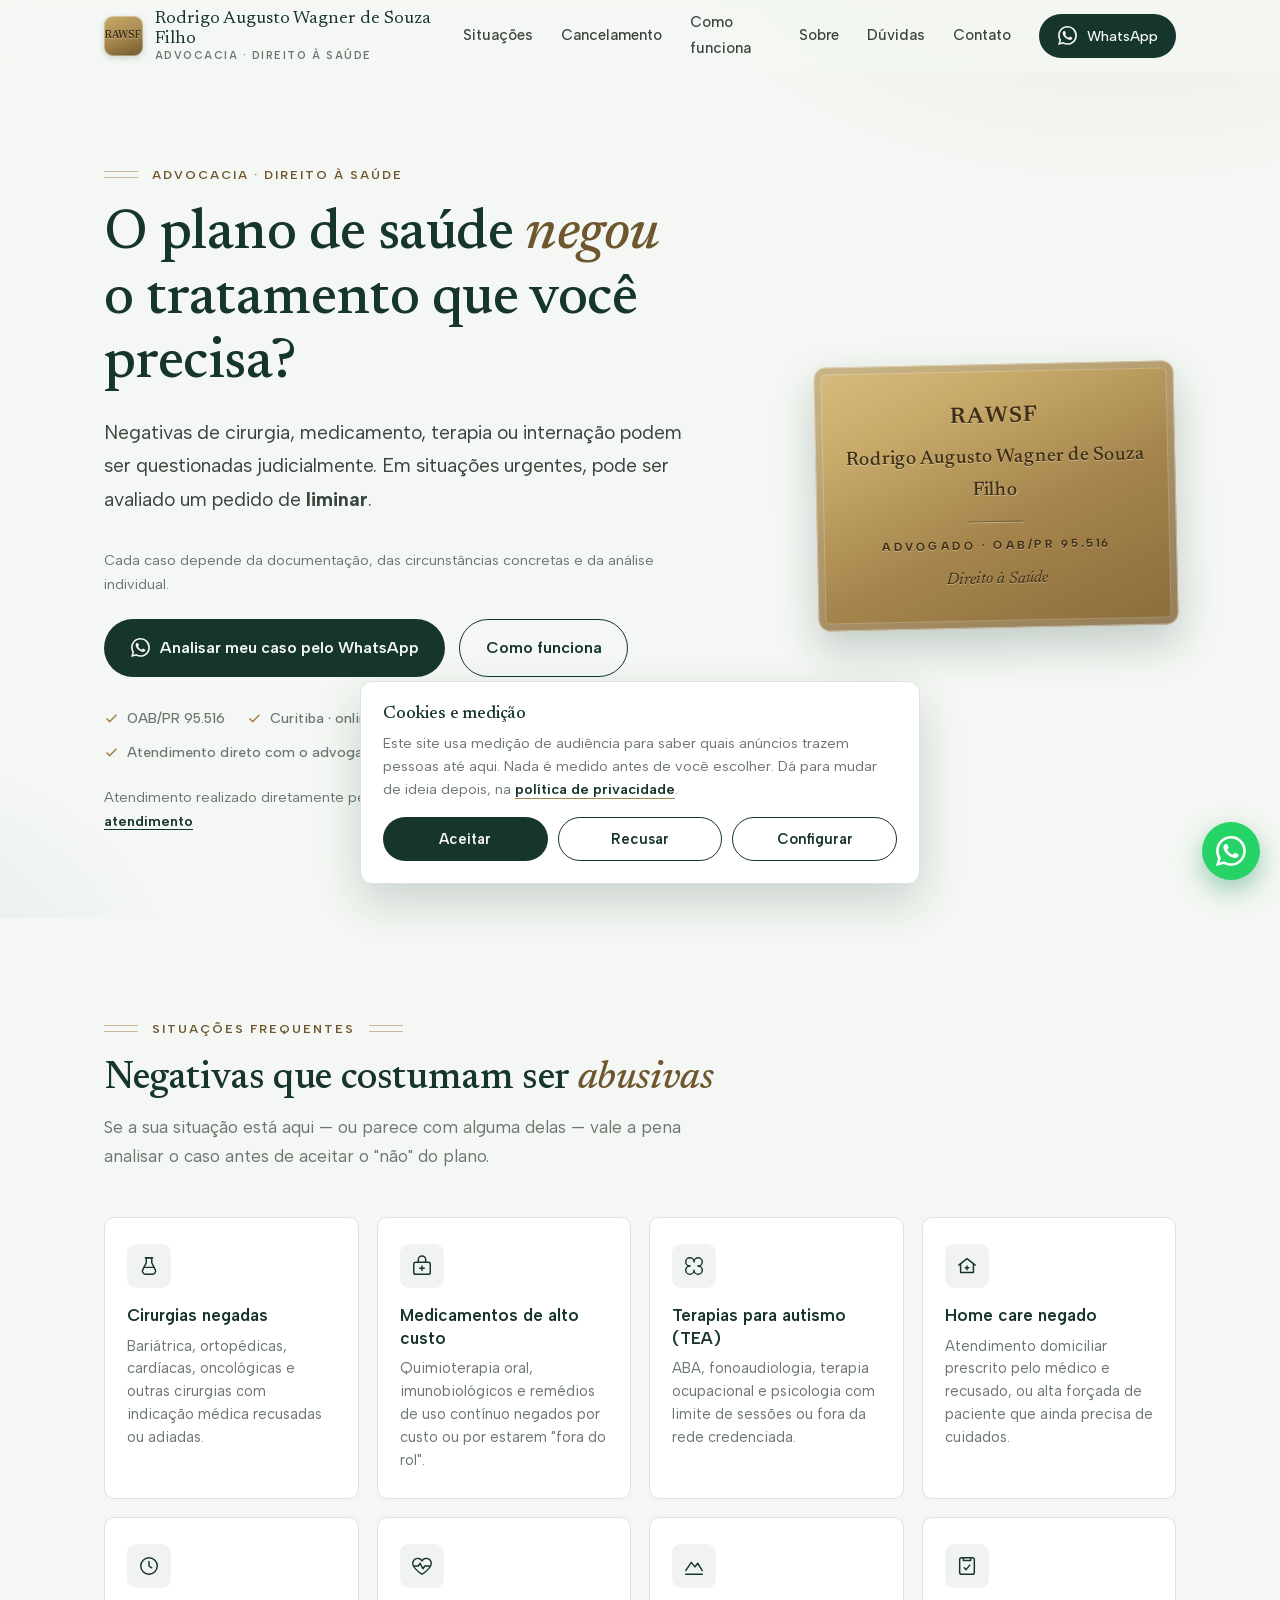
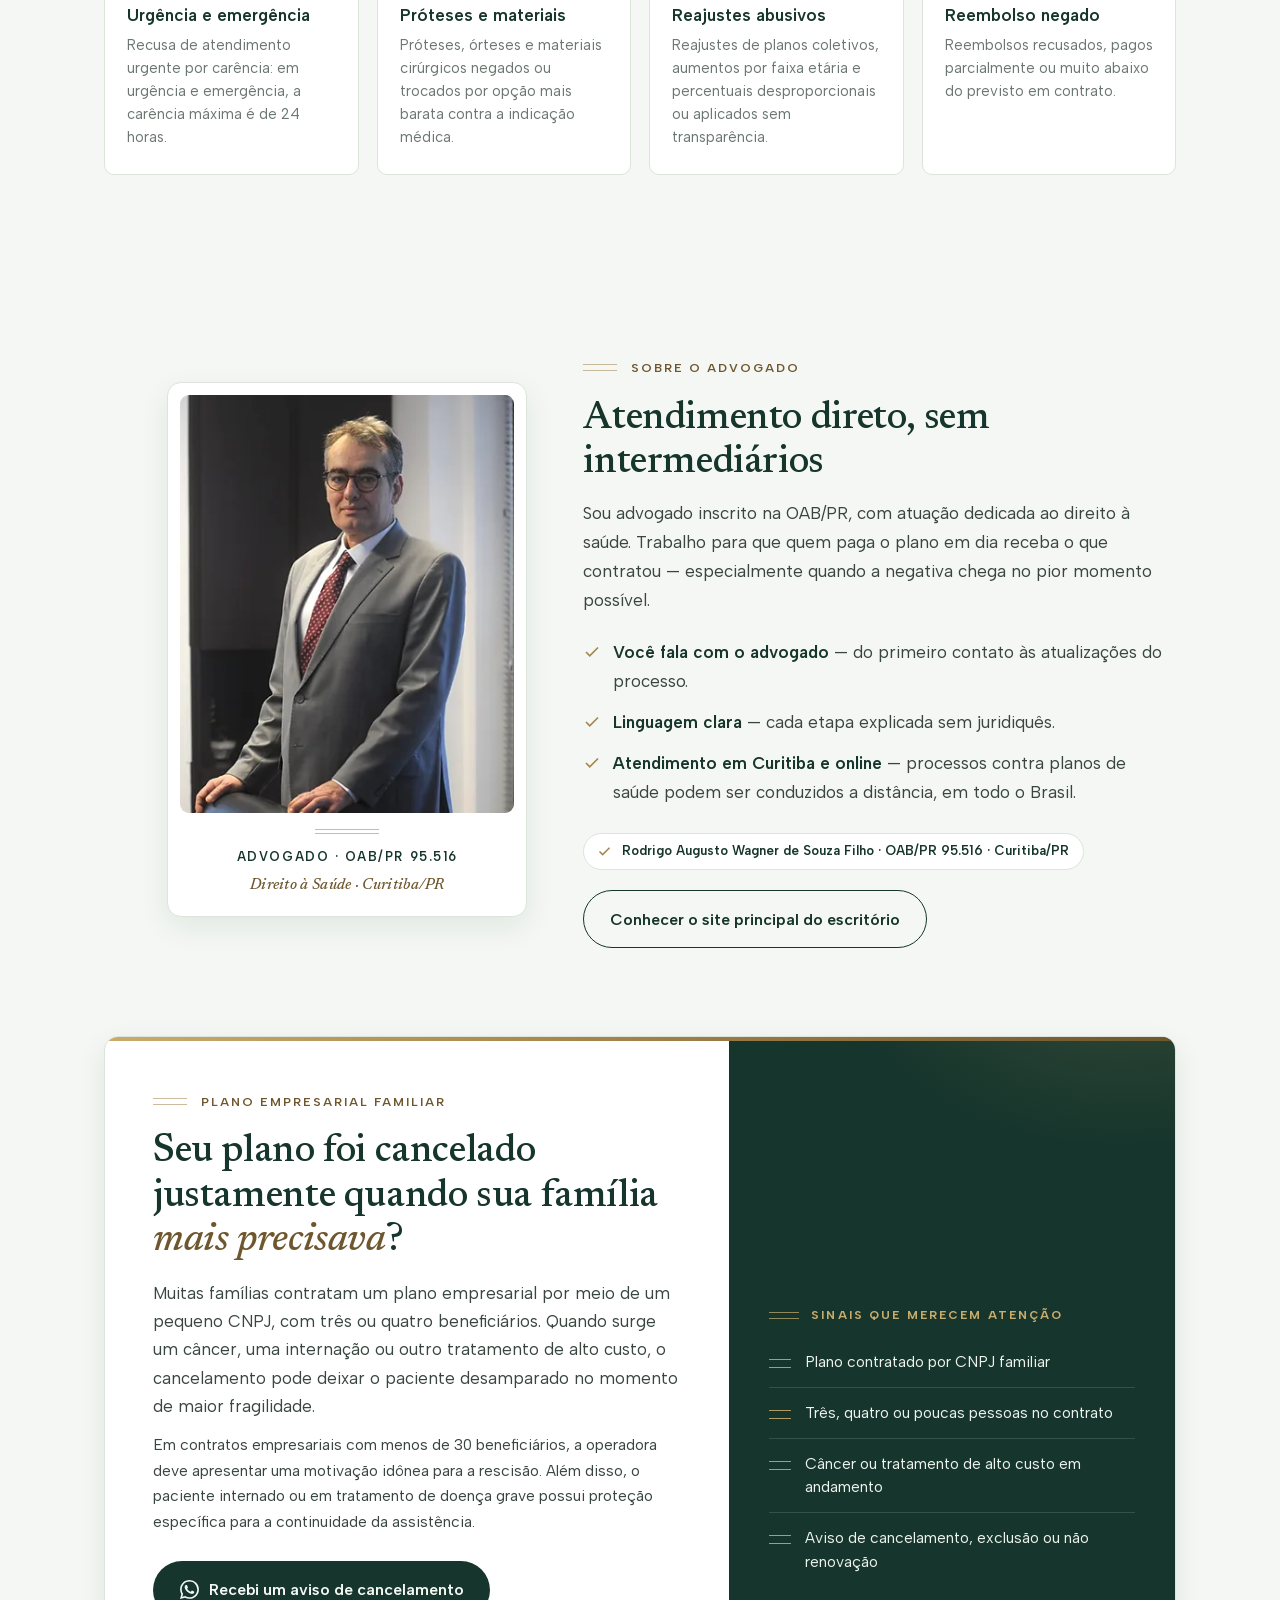
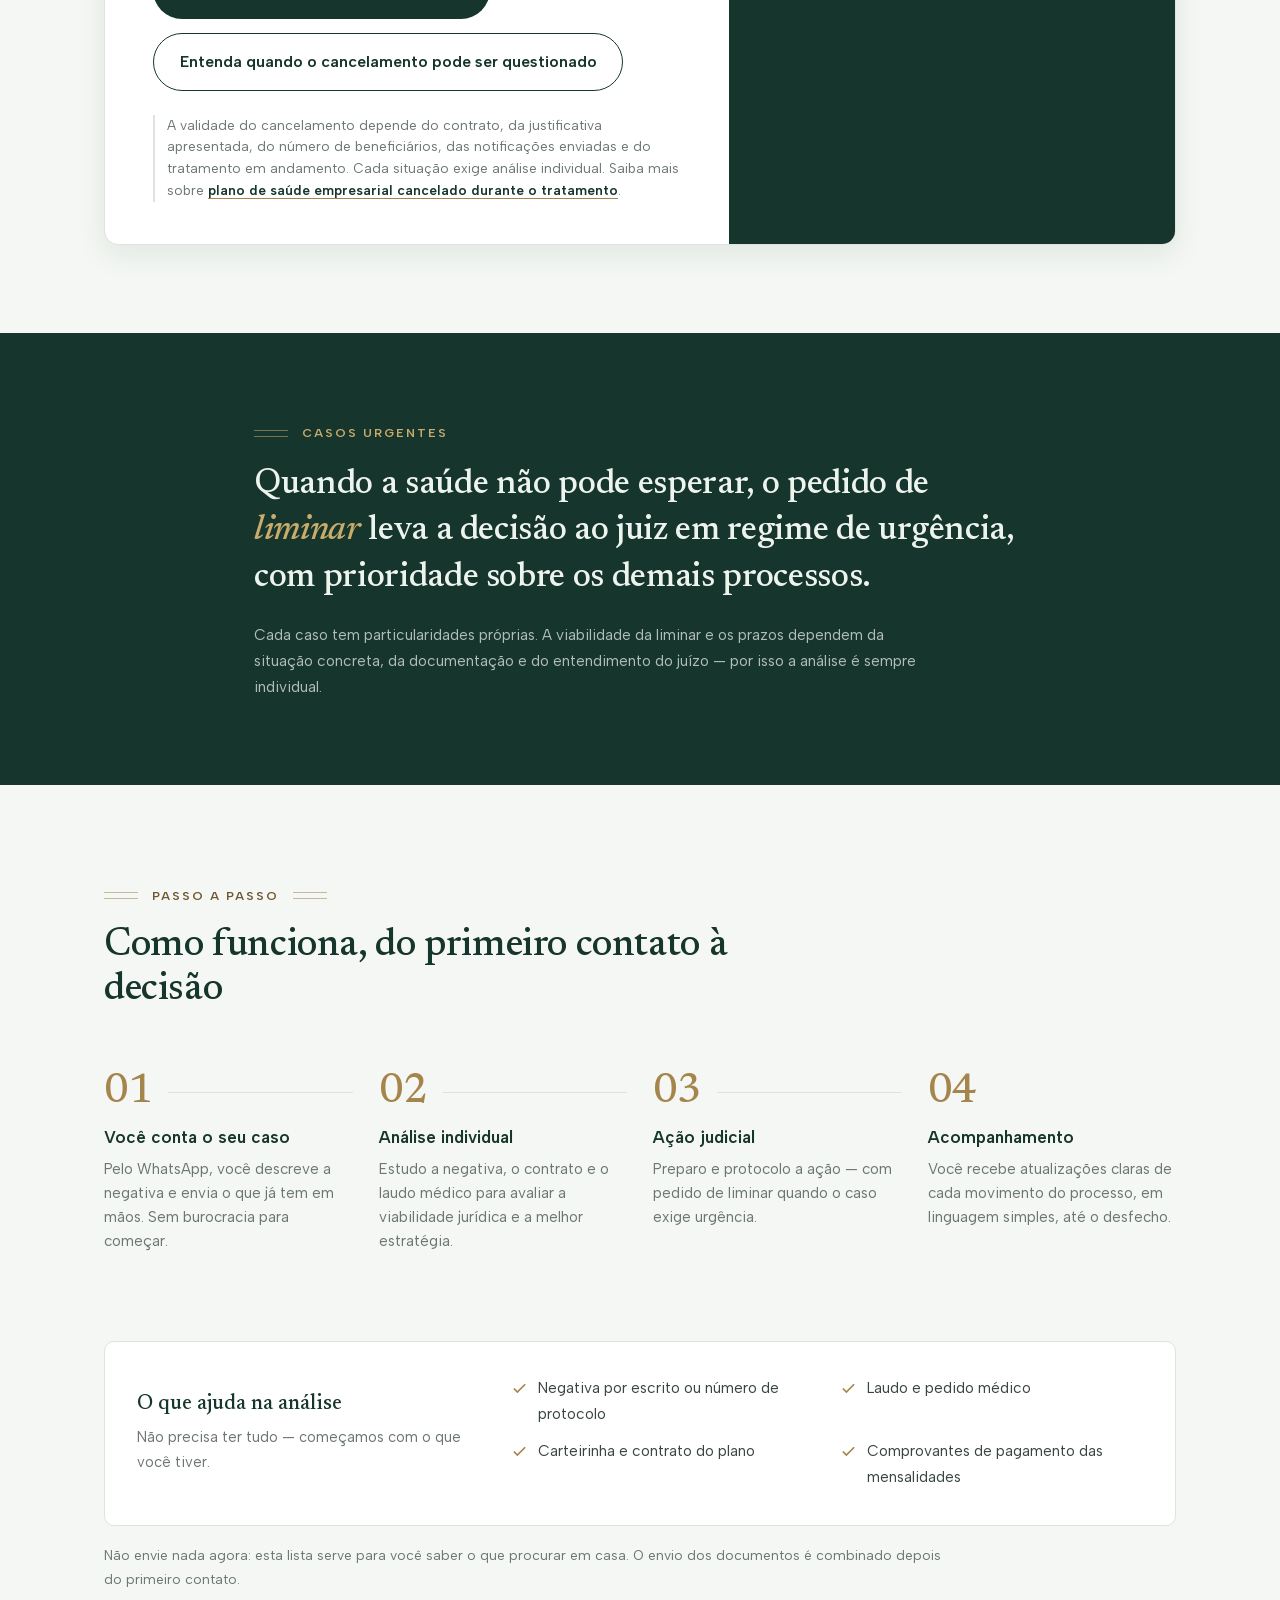
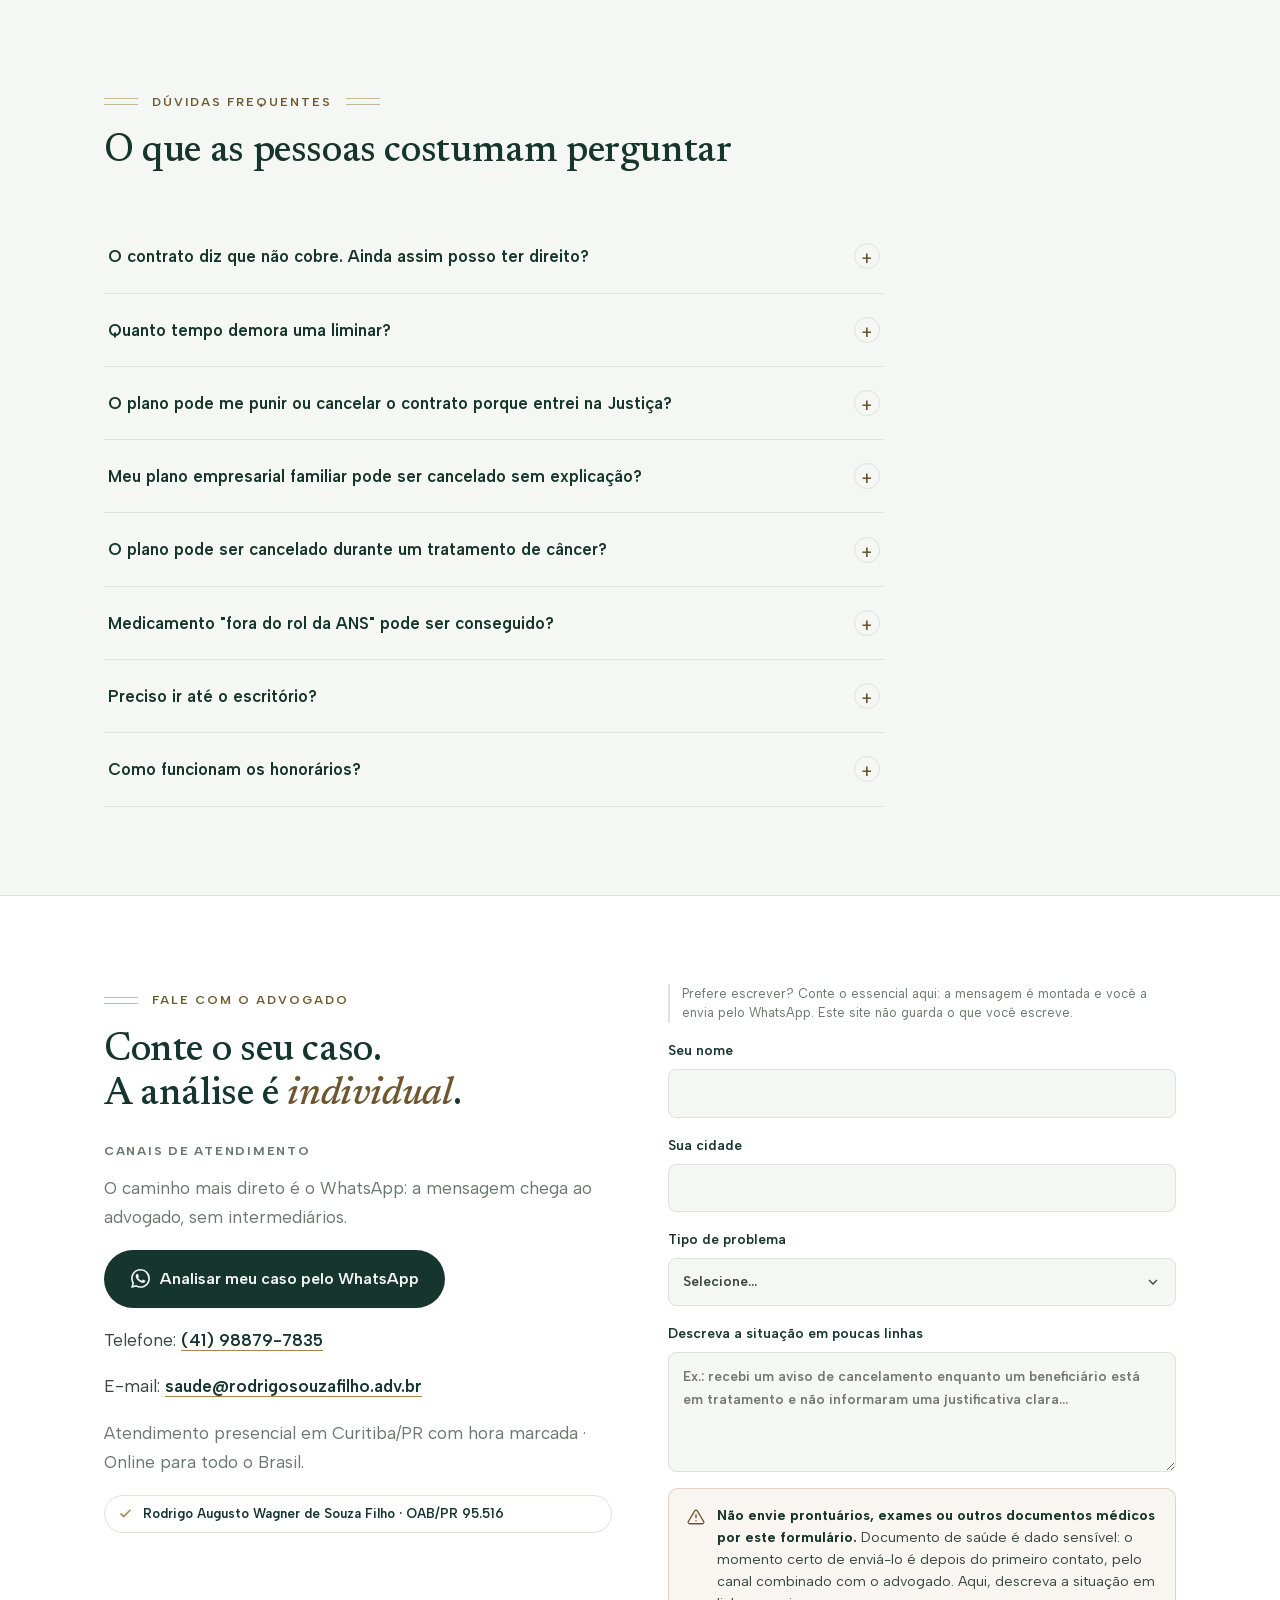
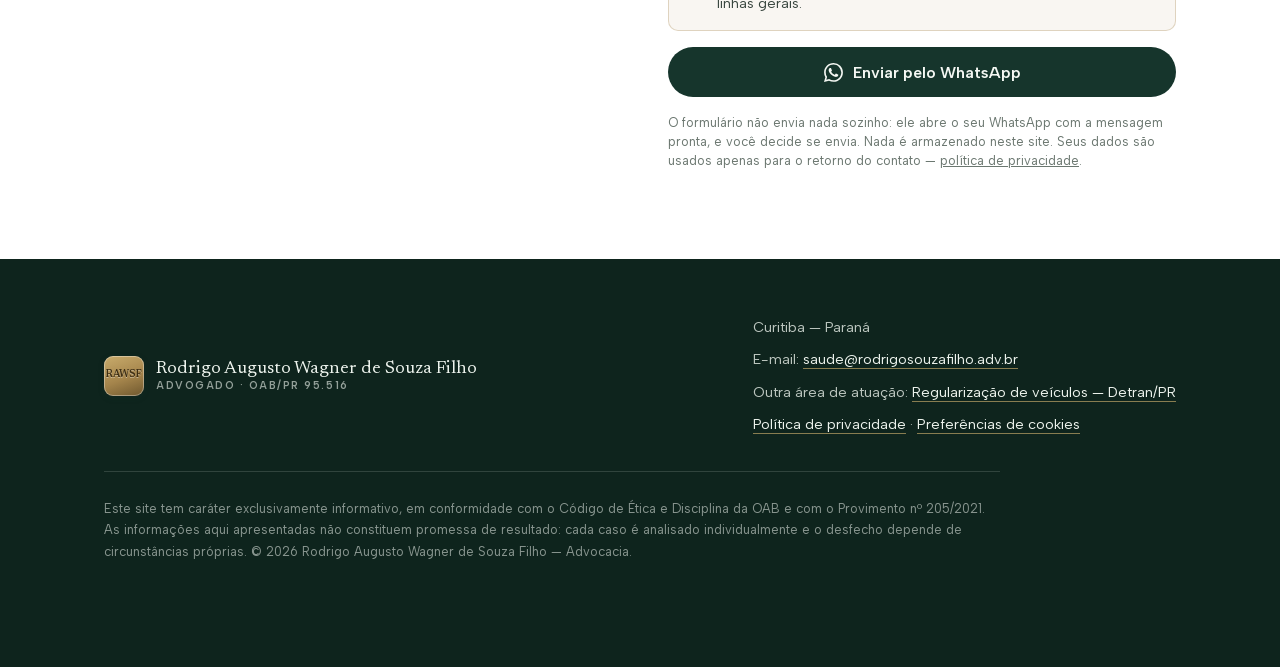
<file: index.html>
<!DOCTYPE html>
<html lang="pt-BR">
<head>
<!-- ============================================================
  Direito à Saúde — Rodrigo Augusto Wagner de Souza Filho (OAB/PR 95.516)
  Dados de contato: TODOS ficam em config.js. As páginas são geradas
  a partir de modelos/ pelo build (npm run build), que o Vercel roda
  sozinho a cada publicação no GitHub. Para trocar telefone, e-mail,
  domínio ou o link do outro site: edite APENAS config.js e envie ao
  GitHub — sem terminal, sem comando manual. Não edite os HTML da
  raiz: qualquer build os sobrescreve a partir de modelos/.
============================================================ -->
<meta charset="UTF-8">
<meta name="viewport" content="width=device-width, initial-scale=1.0">
<title>Advogado para Ação contra Plano de Saúde em Curitiba | Dr. Rodrigo Augusto Wagner de Souza Filho</title>
<meta name="description" content="Plano de saúde negou cirurgia, medicamento, terapia ou internação? Negativas de cobertura podem ser questionadas judicialmente — em situações urgentes, pode ser avaliado um pedido de liminar. Atendimento em Curitiba e online para todo o Brasil.">
<meta name="theme-color" content="#16352C">
<meta name="author" content="Rodrigo Augusto Wagner de Souza Filho">

<link rel="canonical" href="https://saude.rodrigosouzafilho.adv.br/">
<meta property="og:url" content="https://saude.rodrigosouzafilho.adv.br/">
<meta property="og:image" content="https://saude.rodrigosouzafilho.adv.br/assets/og-direito-saude.png">
<meta property="og:image:width" content="1200">
<meta property="og:image:height" content="630">
<meta property="og:image:alt" content="Direito à Saúde — Negativas e cancelamentos de planos. Rodrigo Augusto Wagner de Souza Filho, Advocacia.">
<meta name="twitter:card" content="summary_large_image">


<meta property="og:type" content="website">
<meta property="og:locale" content="pt_BR">
<meta property="og:site_name" content="Rodrigo Augusto Wagner de Souza Filho — Advocacia">
<meta property="og:title" content="O plano de saúde negou o tratamento que você precisa? | Dr. Rodrigo Augusto Wagner de Souza Filho — Advocacia">
<meta property="og:description" content="Negativas de cirurgia, medicamento, terapia ou internação podem ser questionadas judicialmente. Em situações urgentes, pode ser avaliado um pedido de liminar. Análise individual do caso.">
<link rel="icon" href="assets/favicon.svg" type="image/svg+xml">
<link rel="preload" href="assets/fontes/albert-sans.woff2" as="font" type="font/woff2" crossorigin>
<link rel="preload" href="assets/fontes/newsreader-roman.woff2" as="font" type="font/woff2" crossorigin>
<link rel="stylesheet" href="assets/estilo.css?v=0611d1d6">
<script>/* modo-JS com failsafe: se assets/app.js não confirmar que rodou
(bloqueio, erro de rede), a classe sai e todo o conteúdo fica visível.
Animações são só aprimoramento progressivo. */
(function(d){d.classList.add("js");setTimeout(function(){if(!window.__rsfOk)d.classList.remove("js")},1600)})(document.documentElement)</script>
<script type="application/ld+json">
{
  "@context": "https://schema.org",
  "@type": "LegalService",
  "name": "Dr. Rodrigo Augusto Wagner de Souza Filho — Advocacia em Direito à Saúde",
  "description": "Ações judiciais contra planos de saúde: negativas de cobertura, medicamentos de alto custo, terapias, home care, urgência e emergência, cancelamento de planos de saúde empresariais e continuidade de tratamento.",
  "telephone": "+5541988797835",
  "email": "saude@rodrigosouzafilho.adv.br",
  "areaServed": [
    "Curitiba",
    "Paraná",
    "Brasil"
  ],
  "address": {
    "@type": "PostalAddress",
    "addressLocality": "Curitiba",
    "addressRegion": "PR",
    "addressCountry": "BR"
  },
  "knowsAbout": [
    "Direito à Saúde",
    "Planos de Saúde",
    "Negativa de Cobertura",
    "Cancelamento de Plano de Saúde Empresarial",
    "Continuidade de Tratamento",
    "Planos Empresariais com Poucos Beneficiários",
    "Liminar",
    "Direito do Consumidor"
  ],
  "provider": {
    "@type": "Attorney",
    "name": "Rodrigo Augusto Wagner de Souza Filho",
    "identifier": "OAB/PR 95.516",
    "url": "https://www.rodrigosouzafilho.adv.br",
    "sameAs": ["https://carrosantigos.rodrigosouzafilho.adv.br"],
    "areaServed": [
      "Curitiba",
      "Paraná",
      "Brasil"
    ]
  }
}
</script>
<script type="application/ld+json">
{
  "@context": "https://schema.org",
  "@type": "FAQPage",
  "mainEntity": [
    {
      "@type": "Question",
      "name": "O contrato diz que não cobre. Ainda assim posso ter direito?",
      "acceptedAnswer": {
        "@type": "Answer",
        "text": "Em muitos casos, sim. Contratos de plano de saúde seguem o Código de Defesa do Consumidor e a Lei dos Planos de Saúde, e cláusulas que restringem tratamentos com indicação médica têm sido consideradas abusivas pela Justiça em diversas situações. O contrato dizer \"não\" não encerra a análise: é justamente o ponto de partida."
      }
    },
    {
      "@type": "Question",
      "name": "Quanto tempo demora uma liminar?",
      "acceptedAnswer": {
        "@type": "Answer",
        "text": "Depende do caso e do juízo. Pedidos de liminar são analisados em regime de urgência, na frente dos demais processos. Não é possível prometer prazo nem resultado: cada situação é avaliada individualmente pelo juiz, a partir da documentação apresentada."
      }
    },
    {
      "@type": "Question",
      "name": "O plano pode me punir ou cancelar o contrato porque entrei na Justiça?",
      "acceptedAnswer": {
        "@type": "Answer",
        "text": "Não deveria. O acesso à Justiça é um direito constitucional, e cancelamento ou restrição motivados pelo processo podem configurar prática abusiva, passível de questionamento judicial."
      }
    },
    {
      "@type": "Question",
      "name": "Meu plano empresarial familiar pode ser cancelado sem explicação?",
      "acceptedAnswer": {
        "@type": "Answer",
        "text": "Nos contratos empresariais com menos de 30 beneficiários, a operadora deve apresentar uma motivação idônea para a rescisão. A validade do cancelamento depende do contrato, da justificativa, das notificações e das circunstâncias concretas. Por isso, um aviso genérico ou recebido durante tratamento médico merece análise."
      }
    },
    {
      "@type": "Question",
      "name": "O plano pode ser cancelado durante um tratamento de câncer?",
      "acceptedAnswer": {
        "@type": "Answer",
        "text": "Mesmo quando a rescisão de um plano coletivo é formalmente válida, o STJ reconhece a obrigação de preservar a assistência ao beneficiário internado ou em tratamento de doença grave até a efetiva alta, desde que as mensalidades continuem sendo integralmente pagas. A aplicação dessa proteção depende da situação médica e contratual."
      }
    },
    {
      "@type": "Question",
      "name": "Medicamento \"fora do rol da ANS\" pode ser conseguido?",
      "acceptedAnswer": {
        "@type": "Answer",
        "text": "Em muitos casos, sim. A legislação atual permite a cobertura de tratamentos fora do rol quando há comprovação de eficácia e indicação médica fundamentada, entre outros critérios. É uma das análises mais técnicas — e mais comuns — nessa área."
      }
    },
    {
      "@type": "Question",
      "name": "Preciso ir até o escritório?",
      "acceptedAnswer": {
        "@type": "Answer",
        "text": "Não necessariamente. Todo o atendimento pode ser feito online — do envio de documentos à assinatura da procuração — para clientes de Curitiba, do Paraná e de qualquer lugar do Brasil. Quem preferir atendimento presencial em Curitiba é bem-vindo, com hora marcada."
      }
    },
    {
      "@type": "Question",
      "name": "Como funcionam os honorários?",
      "acceptedAnswer": {
        "@type": "Answer",
        "text": "As condições são explicadas com transparência na conversa inicial, antes de qualquer compromisso, e formalizadas em contrato escrito. Você decide com calma, sabendo exatamente como funciona."
      }
    }
  ]
}
</script>
</head>
<body>
<a class="pular" href="#inicio">Pular para o conteúdo</a>
<header class="topo" id="topo">
  <div class="container topo-inner">
    <a class="marca" href="/" aria-label="Início — Dr. Rodrigo Augusto Wagner de Souza Filho, advocacia">
      <span class="marca-mono" aria-hidden="true">RAWSF</span>
      <span class="marca-nome">Rodrigo Augusto Wagner de Souza Filho<small>Advocacia · Direito à Saúde</small></span>
    </a>
    <nav class="nav" aria-label="Navegação principal">
      <a href="#situacoes">Situações</a>
      <a href="#cancelamento-plano-empresarial">Cancelamento</a>
      <a href="#como-funciona">Como funciona</a>
      <a href="#sobre">Sobre</a>
      <a href="#duvidas">Dúvidas</a>
      <a href="#contato-final">Contato</a>
      <a class="btn btn-primario" href="https://wa.me/5541988797835?text=Ol%C3%A1%2C%20Dr.%20Rodrigo.%20Vim%20pelo%20site%20de%20Direito%20%C3%A0%20Sa%C3%BAde.%20Meu%20plano%20negou%20uma%20cobertura%20e%20gostaria%20de%20saber%20quais%20documentos%20s%C3%A3o%20necess%C3%A1rios%20para%20analisar%20o%20caso." data-zap data-msg="Olá, Dr. Rodrigo. Vim pelo site de Direito à Saúde. Meu plano negou uma cobertura e gostaria de saber quais documentos são necessários para analisar o caso." data-local="cabecalho" target="_blank" rel="noopener"><svg viewBox="0 0 24 24" fill="currentColor" aria-hidden="true"><path d="M20.5 3.5A11.9 11.9 0 0 0 12 0C5.4 0 .1 5.3.1 11.9c0 2.1.6 4.2 1.6 6L0 24l6.3-1.6c1.7.9 3.7 1.4 5.7 1.4 6.6 0 11.9-5.3 11.9-11.9 0-3.2-1.2-6.2-3.4-8.4ZM12 21.8c-1.8 0-3.5-.5-5-1.4l-.4-.2-3.7 1 1-3.6-.2-.4a9.86 9.86 0 0 1-1.5-5.3C2.2 6.4 6.6 2 12 2c2.6 0 5.1 1 6.9 2.9a9.7 9.7 0 0 1 2.9 7c0 5.5-4.4 9.9-9.8 9.9Zm5.4-7.4c-.3-.1-1.8-.9-2-1-.3-.1-.5-.1-.7.1-.2.3-.8 1-.9 1.2-.2.2-.3.2-.6.1-.3-.2-1.3-.5-2.4-1.5-.9-.8-1.5-1.8-1.7-2.1-.2-.3 0-.5.1-.6l.5-.6c.1-.2.2-.3.3-.5.1-.2 0-.4 0-.5l-1-2.2c-.2-.6-.5-.5-.7-.5h-.6c-.2 0-.5.1-.8.4-.3.3-1 1-1 2.5s1.1 2.9 1.2 3.1c.1.2 2.1 3.2 5.1 4.5.7.3 1.3.5 1.7.6.7.2 1.4.2 1.9.1.6-.1 1.8-.7 2-1.4.3-.7.3-1.3.2-1.4-.1-.2-.3-.2-.6-.4Z"/></svg>WhatsApp</a>
    </nav>
  </div>
</header>

<main id="inicio">

<!-- ================= HERO ================= -->
<section class="hero">
  <div class="container hero-grid">
    <div>
      <p class="eyebrow eyebrow--right reveal">Advocacia · Direito à Saúde</p>
      <h1 class="reveal">O plano de saúde <em>negou</em> o tratamento que você precisa?</h1>
      <p class="lead reveal">Negativas de cirurgia, medicamento, terapia ou internação podem ser questionadas judicialmente. Em situações urgentes, pode ser avaliado um pedido de <strong>liminar</strong>.</p>
      <p class="muted reveal u-mt-2 u-mb-22 u-fs-0-9rem u-maxw-46em">Cada caso depende da documentação, das circunstâncias concretas e da análise individual.</p>
      <div class="hero-ctas reveal">
        <a class="btn btn-primario" href="https://wa.me/5541988797835?text=Ol%C3%A1%2C%20Dr.%20Rodrigo.%20Vim%20pelo%20site%20de%20Direito%20%C3%A0%20Sa%C3%BAde.%20Meu%20plano%20negou%20uma%20cobertura%20e%20gostaria%20de%20saber%20quais%20documentos%20s%C3%A3o%20necess%C3%A1rios%20para%20analisar%20o%20caso." data-zap data-msg="Olá, Dr. Rodrigo. Vim pelo site de Direito à Saúde. Meu plano negou uma cobertura e gostaria de saber quais documentos são necessários para analisar o caso." data-local="hero" target="_blank" rel="noopener"><svg viewBox="0 0 24 24" fill="currentColor" aria-hidden="true"><path d="M20.5 3.5A11.9 11.9 0 0 0 12 0C5.4 0 .1 5.3.1 11.9c0 2.1.6 4.2 1.6 6L0 24l6.3-1.6c1.7.9 3.7 1.4 5.7 1.4 6.6 0 11.9-5.3 11.9-11.9 0-3.2-1.2-6.2-3.4-8.4ZM12 21.8c-1.8 0-3.5-.5-5-1.4l-.4-.2-3.7 1 1-3.6-.2-.4a9.86 9.86 0 0 1-1.5-5.3C2.2 6.4 6.6 2 12 2c2.6 0 5.1 1 6.9 2.9a9.7 9.7 0 0 1 2.9 7c0 5.5-4.4 9.9-9.8 9.9Zm5.4-7.4c-.3-.1-1.8-.9-2-1-.3-.1-.5-.1-.7.1-.2.3-.8 1-.9 1.2-.2.2-.3.2-.6.1-.3-.2-1.3-.5-2.4-1.5-.9-.8-1.5-1.8-1.7-2.1-.2-.3 0-.5.1-.6l.5-.6c.1-.2.2-.3.3-.5.1-.2 0-.4 0-.5l-1-2.2c-.2-.6-.5-.5-.7-.5h-.6c-.2 0-.5.1-.8.4-.3.3-1 1-1 2.5s1.1 2.9 1.2 3.1c.1.2 2.1 3.2 5.1 4.5.7.3 1.3.5 1.7.6.7.2 1.4.2 1.9.1.6-.1 1.8-.7 2-1.4.3-.7.3-1.3.2-1.4-.1-.2-.3-.2-.6-.4Z"/></svg>Analisar meu caso pelo WhatsApp</a>
        <a class="btn btn-contorno" href="#como-funciona">Como funciona</a>
      </div>
      
      <ul class="chips reveal">
        <li><svg viewBox="0 0 24 24" fill="none" stroke="currentColor" stroke-width="2.4" aria-hidden="true"><path d="M20 6 9 17l-5-5"/></svg>OAB/PR 95.516</li>
        <li><svg viewBox="0 0 24 24" fill="none" stroke="currentColor" stroke-width="2.4" aria-hidden="true"><path d="M20 6 9 17l-5-5"/></svg>Curitiba · online para todo o Brasil</li>
        <li><svg viewBox="0 0 24 24" fill="none" stroke="currentColor" stroke-width="2.4" aria-hidden="true"><path d="M20 6 9 17l-5-5"/></svg>Atendimento direto com o advogado</li>
      </ul>
      <p class="muted reveal u-mt-20 u-fs-0-9rem">Atendimento realizado diretamente pelo advogado. <a class="link-sobre" href="#sobre">Sobre o advogado</a> · <a class="link-contato" href="#contato-final">Canais de atendimento</a></p>
    </div>
    <div class="reveal">
      <div class="placa" role="img" aria-label="Placa de latão: Rodrigo Augusto Wagner de Souza Filho, advogado, OAB/PR 95.516, Direito à Saúde">
        <div class="placa-mono">RAWSF</div>
        <div class="placa-nome">Rodrigo Augusto Wagner de Souza Filho</div>
        <div class="placa-fio"></div>
        <div class="placa-tit">Advogado · OAB/PR 95.516</div>
        <div class="placa-area">Direito à Saúde</div>
      </div>
    </div>
  </div>
</section>

<!-- ================= SITUAÇÕES ================= -->
<section class="secao" id="situacoes">
  <div class="container">
    <div class="secao-cab reveal">
      <p class="eyebrow">Situações frequentes</p>
      <h2>Negativas que costumam ser <em>abusivas</em></h2>
      <p class="muted">Se a sua situação está aqui — ou parece com alguma delas — vale a pena analisar o caso antes de aceitar o "não" do plano.</p>
    </div>
    <ul class="cards">
      <li class="card reveal">
        <span class="card-icone"><svg viewBox="0 0 24 24" fill="none" stroke="currentColor" stroke-width="1.6" stroke-linecap="round" stroke-linejoin="round" aria-hidden="true"><path d="M9 3h6v5.5l4 8A3.5 3.5 0 0 1 15.9 21H8.1A3.5 3.5 0 0 1 5 16.5l4-8V3Z"/><path d="M8 3h8M6.5 13.5h11"/></svg></span>
        <h3>Cirurgias negadas</h3>
        <p>Bariátrica, ortopédicas, cardíacas, oncológicas e outras cirurgias com indicação médica recusadas ou adiadas.</p>
      </li>
      <li class="card reveal">
        <span class="card-icone"><svg viewBox="0 0 24 24" fill="none" stroke="currentColor" stroke-width="1.6" stroke-linecap="round" stroke-linejoin="round" aria-hidden="true"><rect x="3" y="8" width="18" height="13" rx="2"/><path d="M8 8V5a4 4 0 0 1 8 0v3M12 12v5M9.5 14.5h5"/></svg></span>
        <h3>Medicamentos de alto custo</h3>
        <p>Quimioterapia oral, imunobiológicos e remédios de uso contínuo negados por custo ou por estarem "fora do rol".</p>
      </li>
      <li class="card reveal">
        <span class="card-icone"><svg viewBox="0 0 24 24" fill="none" stroke="currentColor" stroke-width="1.6" stroke-linecap="round" stroke-linejoin="round" aria-hidden="true"><path d="M7.5 12a4.5 4.5 0 1 1 4.5-4.5M16.5 12a4.5 4.5 0 1 0-4.5-4.5"/><path d="M7.5 12A4.5 4.5 0 1 0 12 16.5 4.5 4.5 0 1 0 16.5 12"/></svg></span>
        <h3>Terapias para autismo (TEA)</h3>
        <p>ABA, fonoaudiologia, terapia ocupacional e psicologia com limite de sessões ou fora da rede credenciada.</p>
      </li>
      <li class="card reveal">
        <span class="card-icone"><svg viewBox="0 0 24 24" fill="none" stroke="currentColor" stroke-width="1.6" stroke-linecap="round" stroke-linejoin="round" aria-hidden="true"><path d="M3 11 12 4l9 7"/><path d="M5 10v9h14v-9"/><path d="M12 12v4M10 14h4"/></svg></span>
        <h3>Home care negado</h3>
        <p>Atendimento domiciliar prescrito pelo médico e recusado, ou alta forçada de paciente que ainda precisa de cuidados.</p>
      </li>
      <li class="card reveal">
        <span class="card-icone"><svg viewBox="0 0 24 24" fill="none" stroke="currentColor" stroke-width="1.6" stroke-linecap="round" stroke-linejoin="round" aria-hidden="true"><circle cx="12" cy="12" r="9"/><path d="M12 7v5l3 2"/></svg></span>
        <h3>Urgência e emergência</h3>
        <p>Recusa de atendimento urgente por carência: em urgência e emergência, a carência máxima é de 24 horas.</p>
      </li>
      <li class="card reveal">
        <span class="card-icone"><svg viewBox="0 0 24 24" fill="none" stroke="currentColor" stroke-width="1.6" stroke-linecap="round" stroke-linejoin="round" aria-hidden="true"><path d="M12 21s-7-4.6-9.3-9A5.4 5.4 0 0 1 12 6.3 5.4 5.4 0 0 1 21.3 12C19 16.4 12 21 12 21Z"/><path d="M4 12h4l2-3 3 6 2-3h5"/></svg></span>
        <h3>Próteses e materiais</h3>
        <p>Próteses, órteses e materiais cirúrgicos negados ou trocados por opção mais barata contra a indicação médica.</p>
      </li>
      <li class="card reveal">
        <span class="card-icone"><svg viewBox="0 0 24 24" fill="none" stroke="currentColor" stroke-width="1.6" stroke-linecap="round" stroke-linejoin="round" aria-hidden="true"><path d="M3 17 9 8l4 5 3-4 5 8"/><path d="M3 21h18"/></svg></span>
        <h3>Reajustes abusivos</h3>
        <p>Reajustes de planos coletivos, aumentos por faixa etária e percentuais desproporcionais ou aplicados sem transparência.</p>
      </li>
      <li class="card reveal">
        <span class="card-icone"><svg viewBox="0 0 24 24" fill="none" stroke="currentColor" stroke-width="1.6" stroke-linecap="round" stroke-linejoin="round" aria-hidden="true"><path d="M9 14l2 2 4-5"/><rect x="4" y="3" width="16" height="18" rx="2"/><path d="M8 3v3h8V3"/></svg></span>
        <h3>Reembolso negado</h3>
        <p>Reembolsos recusados, pagos parcialmente ou muito abaixo do previsto em contrato.</p>
      </li>
    </ul>
  </div>
</section>

<!-- ================= SOBRE ================= -->
<section class="secao" id="sobre">
  <div class="container sobre-grid">
    <div class="reveal">
      <!-- ==========================================================
        FOTOGRAFIA PROFISSIONAL — mesmo retrato e mesma moldura do site
        institucional. Para TROCAR a foto: gere novas versões nos mesmos
        tamanhos (360/540/720 px de largura, proporção 4:5, em .webp e
        .jpg) com os mesmos nomes em assets/images/ — nada mais muda.
      ========================================================== -->
      <figure class="foto-quadro">
        <picture>
          <source type="image/webp"
                  srcset="assets/images/rodrigo-souza-filho-360.webp 360w,
                          assets/images/rodrigo-souza-filho-540.webp 540w,
                          assets/images/rodrigo-souza-filho-720.webp 720w"
                  sizes="(max-width: 920px) min(calc(100vw - 48px), 360px), 360px">
          <img src="assets/images/rodrigo-souza-filho-720.jpg"
               srcset="assets/images/rodrigo-souza-filho-360.jpg 360w,
                       assets/images/rodrigo-souza-filho-540.jpg 540w,
                       assets/images/rodrigo-souza-filho-720.jpg 720w"
               sizes="(max-width: 920px) min(calc(100vw - 48px), 360px), 360px"
               width="720" height="900" loading="lazy" decoding="async"
               alt="Rodrigo Augusto Wagner de Souza Filho, advogado, em seu escritório">
        </picture>
        <figcaption class="foto-legenda">
          <span class="foto-fio" aria-hidden="true"></span>
          <span class="foto-linha">Advogado · OAB/PR 95.516</span>
          <span class="foto-linha foto-linha-area">Direito à Saúde · Curitiba/PR</span>
        </figcaption>
      </figure>
    </div>
    <div class="sobre reveal">
      <p class="eyebrow eyebrow--right">Sobre o advogado</p>
      <h2>Atendimento direto, sem intermediários</h2>
      <p class="u-mt-14">Sou advogado inscrito na OAB/PR, com atuação dedicada ao direito à saúde. Trabalho para que quem paga o plano em dia receba o que contratou — especialmente quando a negativa chega no pior momento possível.</p>
      <ul class="sobre-lista">
        <li><svg viewBox="0 0 24 24" fill="none" stroke="currentColor" stroke-width="2.2" aria-hidden="true"><path d="M20 6 9 17l-5-5"/></svg><span><strong>Você fala com o advogado</strong> — do primeiro contato às atualizações do processo.</span></li>
        <li><svg viewBox="0 0 24 24" fill="none" stroke="currentColor" stroke-width="2.2" aria-hidden="true"><path d="M20 6 9 17l-5-5"/></svg><span><strong>Linguagem clara</strong> — cada etapa explicada sem juridiquês.</span></li>
        <li><svg viewBox="0 0 24 24" fill="none" stroke="currentColor" stroke-width="2.2" aria-hidden="true"><path d="M20 6 9 17l-5-5"/></svg><span><strong>Atendimento em Curitiba e online</strong> — processos contra planos de saúde podem ser conduzidos a distância, em todo o Brasil.</span></li>
      </ul>
      <p class="selo-oab u-mt-26"><svg viewBox="0 0 24 24" fill="none" stroke="currentColor" stroke-width="2.4" aria-hidden="true"><path d="M20 6 9 17l-5-5"/></svg> Rodrigo Augusto Wagner de Souza Filho · OAB/PR 95.516 · Curitiba/PR</p>
      <p class="u-mt-20"><a class="btn btn-contorno" href="https://www.rodrigosouzafilho.adv.br">Conhecer o site principal do escritório</a></p>
    </div>
  </div>
</section>

<!-- ================= DESTAQUE: CANCELAMENTO DE PLANO EMPRESARIAL ================= -->
<section class="secao destaque-secao" id="cancelamento-plano-empresarial" aria-labelledby="cancelamentoTitulo">
  <div class="container">
    <div class="destaque-cancelamento reveal">
      <div class="destaque-cancelamento__conteudo">
        <p class="eyebrow eyebrow--right">Plano empresarial familiar</p>
        <h2 id="cancelamentoTitulo">Seu plano foi cancelado justamente quando sua família <em>mais precisava</em>?</h2>
        <p class="destaque-cancelamento__emocional">Muitas famílias contratam um plano empresarial por meio de um pequeno CNPJ, com três ou quatro beneficiários. Quando surge um câncer, uma internação ou outro tratamento de alto custo, o cancelamento pode deixar o paciente desamparado no momento de maior fragilidade.</p>
        <p class="destaque-cancelamento__juridico">Em contratos empresariais com menos de 30 beneficiários, a operadora deve apresentar uma motivação idônea para a rescisão. Além disso, o paciente internado ou em tratamento de doença grave possui proteção específica para a continuidade da assistência.</p>
        <div class="destaque-cancelamento__acoes">
          <a class="btn btn-primario" href="https://wa.me/5541988797835?text=Ol%C3%A1%2C%20Dr.%20Rodrigo.%20Vim%20pela%20se%C3%A7%C3%A3o%20sobre%20cancelamento%20de%20plano%20empresarial%20familiar.%20Meu%20plano%20foi%20ou%20ser%C3%A1%20cancelado%20e%20h%C3%A1%20tratamento%20m%C3%A9dico%20em%20andamento.%20Gostaria%20de%20saber%20quais%20documentos%20s%C3%A3o%20necess%C3%A1rios%20para%20analisar%20o%20caso." data-zap data-msg="Olá, Dr. Rodrigo. Vim pela seção sobre cancelamento de plano empresarial familiar. Meu plano foi ou será cancelado e há tratamento médico em andamento. Gostaria de saber quais documentos são necessários para analisar o caso." data-local="cancelamento_empresarial_home" target="_blank" rel="noopener"><svg viewBox="0 0 24 24" fill="currentColor" aria-hidden="true"><path d="M20.5 3.5A11.9 11.9 0 0 0 12 0C5.4 0 .1 5.3.1 11.9c0 2.1.6 4.2 1.6 6L0 24l6.3-1.6c1.7.9 3.7 1.4 5.7 1.4 6.6 0 11.9-5.3 11.9-11.9 0-3.2-1.2-6.2-3.4-8.4ZM12 21.8c-1.8 0-3.5-.5-5-1.4l-.4-.2-3.7 1 1-3.6-.2-.4a9.86 9.86 0 0 1-1.5-5.3C2.2 6.4 6.6 2 12 2c2.6 0 5.1 1 6.9 2.9a9.7 9.7 0 0 1 2.9 7c0 5.5-4.4 9.9-9.8 9.9Zm5.4-7.4c-.3-.1-1.8-.9-2-1-.3-.1-.5-.1-.7.1-.2.3-.8 1-.9 1.2-.2.2-.3.2-.6.1-.3-.2-1.3-.5-2.4-1.5-.9-.8-1.5-1.8-1.7-2.1-.2-.3 0-.5.1-.6l.5-.6c.1-.2.2-.3.3-.5.1-.2 0-.4 0-.5l-1-2.2c-.2-.6-.5-.5-.7-.5h-.6c-.2 0-.5.1-.8.4-.3.3-1 1-1 2.5s1.1 2.9 1.2 3.1c.1.2 2.1 3.2 5.1 4.5.7.3 1.3.5 1.7.6.7.2 1.4.2 1.9.1.6-.1 1.8-.7 2-1.4.3-.7.3-1.3.2-1.4-.1-.2-.3-.2-.6-.4Z"/></svg>Recebi um aviso de cancelamento</a>
          <a class="btn btn-contorno" href="/cancelamento-plano-saude-empresarial">Entenda quando o cancelamento pode ser questionado</a>
        </div>
        <p class="destaque-cancelamento__nota">A validade do cancelamento depende do contrato, da justificativa apresentada, do número de beneficiários, das notificações enviadas e do tratamento em andamento. Cada situação exige análise individual. Saiba mais sobre <a href="/cancelamento-plano-saude-empresarial">plano de saúde empresarial cancelado durante o tratamento</a>.</p>
      </div>
      <aside class="destaque-cancelamento__sinais" aria-label="Sinais que merecem atenção no cancelamento do plano">
        <p class="destaque-cancelamento__sinais-rotulo">Sinais que merecem atenção</p>
        <ul>
          <li>Plano contratado por CNPJ familiar</li>
          <li>Três, quatro ou poucas pessoas no contrato</li>
          <li>Câncer ou tratamento de alto custo em andamento</li>
          <li>Aviso de cancelamento, exclusão ou não renovação</li>
        </ul>
      </aside>
    </div>
  </div>
</section>

<!-- ================= FAIXA ================= -->
<section class="band">
  <div class="container band-inner">
    <p class="eyebrow eyebrow--right reveal">Casos urgentes</p>
    <p class="grande serif reveal">Quando a saúde não pode esperar, o pedido de <em>liminar</em> leva a decisão ao juiz em regime de urgência, com prioridade sobre os demais processos.</p>
    <p class="ressalva reveal">Cada caso tem particularidades próprias. A viabilidade da liminar e os prazos dependem da situação concreta, da documentação e do entendimento do juízo — por isso a análise é sempre individual.</p>
  </div>
</section>

<!-- ================= COMO FUNCIONA ================= -->
<section class="secao" id="como-funciona">
  <div class="container">
    <div class="secao-cab reveal">
      <p class="eyebrow">Passo a passo</p>
      <h2>Como funciona, do primeiro contato à decisão</h2>
    </div>
    <ol class="etapas">
      <li class="etapa reveal">
        <h3>Você conta o seu caso</h3>
        <p>Pelo WhatsApp, você descreve a negativa e envia o que já tem em mãos. Sem burocracia para começar.</p>
      </li>
      <li class="etapa reveal">
        <h3>Análise individual</h3>
        <p>Estudo a negativa, o contrato e o laudo médico para avaliar a viabilidade jurídica e a melhor estratégia.</p>
      </li>
      <li class="etapa reveal">
        <h3>Ação judicial</h3>
        <p>Preparo e protocolo a ação — com pedido de liminar quando o caso exige urgência.</p>
      </li>
      <li class="etapa reveal">
        <h3>Acompanhamento</h3>
        <p>Você recebe atualizações claras de cada movimento do processo, em linguagem simples, até o desfecho.</p>
      </li>
    </ol>
  </div>
</section>

<!-- ================= DOCUMENTOS ================= -->
<section class="secao u-pt-0">
  <div class="container">
    <div class="docs reveal">
      <div class="docs-titulo">
        <h3>O que ajuda na análise</h3>
        <p>Não precisa ter tudo — começamos com o que você tiver.</p>
      </div>
      <ul>
        <li><svg viewBox="0 0 24 24" fill="none" stroke="currentColor" stroke-width="2.4" aria-hidden="true"><path d="M20 6 9 17l-5-5"/></svg>Negativa por escrito ou número de protocolo</li>
        <li><svg viewBox="0 0 24 24" fill="none" stroke="currentColor" stroke-width="2.4" aria-hidden="true"><path d="M20 6 9 17l-5-5"/></svg>Laudo e pedido médico</li>
        <li><svg viewBox="0 0 24 24" fill="none" stroke="currentColor" stroke-width="2.4" aria-hidden="true"><path d="M20 6 9 17l-5-5"/></svg>Carteirinha e contrato do plano</li>
        <li><svg viewBox="0 0 24 24" fill="none" stroke="currentColor" stroke-width="2.4" aria-hidden="true"><path d="M20 6 9 17l-5-5"/></svg>Comprovantes de pagamento das mensalidades</li>
      </ul>
    </div>
    <p class="muted reveal u-mt-18 u-fs-0-86rem u-maxw-62em">Não envie nada agora: esta lista serve para você saber o que procurar em casa. O envio dos documentos é combinado depois do primeiro contato.</p>
  </div>
</section>

<!-- ================= FAQ ================= -->
<section class="secao u-pt-0" id="duvidas">
  <div class="container">
    <div class="secao-cab reveal">
      <p class="eyebrow">Dúvidas frequentes</p>
      <h2>O que as pessoas costumam perguntar</h2>
    </div>
    <div class="faq">
      <details class="reveal">
        <summary>O contrato diz que não cobre. Ainda assim posso ter direito?<span class="mais" aria-hidden="true">+</span></summary>
        <p>Em muitos casos, sim. Contratos de plano de saúde seguem o Código de Defesa do Consumidor e a Lei dos Planos de Saúde, e cláusulas que restringem tratamentos com indicação médica têm sido consideradas abusivas pela Justiça em diversas situações. O contrato dizer "não" não encerra a análise: é justamente o ponto de partida.</p>
      </details>
      <details class="reveal">
        <summary>Quanto tempo demora uma liminar?<span class="mais" aria-hidden="true">+</span></summary>
        <p>Depende do caso e do juízo. Pedidos de liminar são analisados em regime de urgência, na frente dos demais processos. Não é possível prometer prazo nem resultado: cada situação é avaliada individualmente pelo juiz, a partir da documentação apresentada.</p>
      </details>
      <details class="reveal">
        <summary>O plano pode me punir ou cancelar o contrato porque entrei na Justiça?<span class="mais" aria-hidden="true">+</span></summary>
        <p>Não deveria. O acesso à Justiça é um direito constitucional, e cancelamento ou restrição motivados pelo processo podem configurar prática abusiva, passível de questionamento judicial.</p>
      </details>
      <details class="reveal">
        <summary>Meu plano empresarial familiar pode ser cancelado sem explicação?<span class="mais" aria-hidden="true">+</span></summary>
        <p>Nos contratos empresariais com menos de 30 beneficiários, a operadora deve apresentar uma motivação idônea para a rescisão. A validade do cancelamento depende do contrato, da justificativa, das notificações e das circunstâncias concretas. Por isso, um aviso genérico ou recebido durante tratamento médico merece análise.</p>
      </details>
      <details class="reveal">
        <summary>O plano pode ser cancelado durante um tratamento de câncer?<span class="mais" aria-hidden="true">+</span></summary>
        <p>Mesmo quando a rescisão de um plano coletivo é formalmente válida, o STJ reconhece a obrigação de preservar a assistência ao beneficiário internado ou em tratamento de doença grave até a efetiva alta, desde que as mensalidades continuem sendo integralmente pagas. A aplicação dessa proteção depende da situação médica e contratual.</p>
      </details>
      <details class="reveal">
        <summary>Medicamento "fora do rol da ANS" pode ser conseguido?<span class="mais" aria-hidden="true">+</span></summary>
        <p>Em muitos casos, sim. A legislação atual permite a cobertura de tratamentos fora do rol quando há comprovação de eficácia e indicação médica fundamentada, entre outros critérios. É uma das análises mais técnicas — e mais comuns — nessa área.</p>
      </details>
      <details class="reveal">
        <summary>Preciso ir até o escritório?<span class="mais" aria-hidden="true">+</span></summary>
        <p>Não necessariamente. Todo o atendimento pode ser feito online — do envio de documentos à assinatura da procuração — para clientes de Curitiba, do Paraná e de qualquer lugar do Brasil. Quem preferir atendimento presencial em Curitiba é bem-vindo, com hora marcada.</p>
      </details>
      <details class="reveal">
        <summary>Como funcionam os honorários?<span class="mais" aria-hidden="true">+</span></summary>
        <p>As condições são explicadas com transparência na conversa inicial, antes de qualquer compromisso, e formalizadas em contrato escrito. Você decide com calma, sabendo exatamente como funciona.</p>
      </details>
    </div>
  </div>
</section>


<!-- A seção de contato inteira (inclusive o formulário, cuja única ação é
     abrir o WhatsApp) só é publicada quando há número em config.js. -->
<!-- ================= CONTATO ================= -->
<section class="secao contato" id="contato-final" aria-labelledby="tituloContato">
  <div class="container contato-grid">
    <div class="reveal">
      <p class="eyebrow eyebrow--right">Fale com o advogado</p>
      <h2 id="tituloContato">Conte o seu caso.<br>A análise é <em>individual</em>.</h2>
      <h3 class="contato-titulo u-mt-26">Canais de atendimento</h3>
      <div class="contato-alt">
        <p class="muted">O caminho mais direto é o WhatsApp: a mensagem chega ao advogado, sem intermediários.</p>
        <div><a class="btn btn-primario" href="https://wa.me/5541988797835?text=Ol%C3%A1%2C%20Dr.%20Rodrigo.%20Vim%20pelo%20site%20de%20Direito%20%C3%A0%20Sa%C3%BAde.%20Meu%20plano%20negou%20uma%20cobertura%20e%20gostaria%20de%20saber%20quais%20documentos%20s%C3%A3o%20necess%C3%A1rios%20para%20analisar%20o%20caso." data-zap data-msg="Olá, Dr. Rodrigo. Vim pelo site de Direito à Saúde. Meu plano negou uma cobertura e gostaria de saber quais documentos são necessários para analisar o caso." data-local="contato" target="_blank" rel="noopener"><svg viewBox="0 0 24 24" fill="currentColor" aria-hidden="true"><path d="M20.5 3.5A11.9 11.9 0 0 0 12 0C5.4 0 .1 5.3.1 11.9c0 2.1.6 4.2 1.6 6L0 24l6.3-1.6c1.7.9 3.7 1.4 5.7 1.4 6.6 0 11.9-5.3 11.9-11.9 0-3.2-1.2-6.2-3.4-8.4ZM12 21.8c-1.8 0-3.5-.5-5-1.4l-.4-.2-3.7 1 1-3.6-.2-.4a9.86 9.86 0 0 1-1.5-5.3C2.2 6.4 6.6 2 12 2c2.6 0 5.1 1 6.9 2.9a9.7 9.7 0 0 1 2.9 7c0 5.5-4.4 9.9-9.8 9.9Zm5.4-7.4c-.3-.1-1.8-.9-2-1-.3-.1-.5-.1-.7.1-.2.3-.8 1-.9 1.2-.2.2-.3.2-.6.1-.3-.2-1.3-.5-2.4-1.5-.9-.8-1.5-1.8-1.7-2.1-.2-.3 0-.5.1-.6l.5-.6c.1-.2.2-.3.3-.5.1-.2 0-.4 0-.5l-1-2.2c-.2-.6-.5-.5-.7-.5h-.6c-.2 0-.5.1-.8.4-.3.3-1 1-1 2.5s1.1 2.9 1.2 3.1c.1.2 2.1 3.2 5.1 4.5.7.3 1.3.5 1.7.6.7.2 1.4.2 1.9.1.6-.1 1.8-.7 2-1.4.3-.7.3-1.3.2-1.4-.1-.2-.3-.2-.6-.4Z"/></svg>Analisar meu caso pelo WhatsApp</a></div>
        <p>Telefone: <a href="tel:+5541988797835" data-fone data-local="contato">(41) 98879-7835</a></p>
        <p>E-mail: <a href="mailto:saude@rodrigosouzafilho.adv.br" data-email data-local="contato">saude@rodrigosouzafilho.adv.br</a></p>
        <p class="muted">Atendimento presencial em Curitiba/PR com hora marcada · Online para todo o Brasil.</p>
        <p class="selo-oab"><svg viewBox="0 0 24 24" fill="none" stroke="currentColor" stroke-width="2.4" aria-hidden="true"><path d="M20 6 9 17l-5-5"/></svg> Rodrigo Augusto Wagner de Souza Filho · OAB/PR 95.516</p>
      </div>
    </div>
    <form class="form reveal" id="formContato" novalidate>
      <p class="form-nota">Prefere escrever? Conte o essencial aqui: a mensagem é montada e você a envia pelo
        WhatsApp. Este site não guarda o que você escreve.</p>
      <label for="fNome">Seu nome
        <input type="text" id="fNome" name="nome" autocomplete="name" maxlength="80" required>
      </label>
      <label for="fCidade">Sua cidade
        <input type="text" id="fCidade" name="cidade" autocomplete="address-level2" maxlength="100" required>
      </label>
      <label for="fAssunto">Tipo de problema
        <select id="fAssunto" name="assunto" required>
          <option value="">Selecione…</option>
          <option value="Cirurgia negada">Cirurgia negada</option>
          <option value="Medicamento de alto custo">Medicamento de alto custo</option>
          <option value="Terapia para autismo (TEA)">Terapia para autismo (TEA)</option>
          <option value="Home care negado">Home care negado</option>
          <option value="Internação, urgência ou emergência">Internação, urgência ou emergência</option>
          <option value="Tratamento fora do rol da ANS">Tratamento fora do rol da ANS</option>
          <option value="Prótese ou material cirúrgico">Prótese ou material cirúrgico</option>
          <option value="Cancelamento do plano empresarial ou familiar">Cancelamento do plano empresarial ou familiar</option>
          <option value="Reajuste abusivo do plano">Reajuste abusivo do plano</option>
          <option value="Reembolso negado">Reembolso negado</option>
          <option value="Outra situação">Outra situação</option>
        </select>
      </label>
      <label for="fMensagem">Descreva a situação em poucas linhas
        <textarea id="fMensagem" name="mensagem" required maxlength="1200" placeholder="Ex.: recebi um aviso de cancelamento enquanto um beneficiário está em tratamento e não informaram uma justificativa clara…"></textarea>
      </label>
      <div class="campo-mel" aria-hidden="true">
        <label for="fEmpresa">Deixe este campo em branco</label>
        <input type="text" id="fEmpresa" name="empresa" tabindex="-1" autocomplete="off" maxlength="100">
      </div>
      <p class="form-erro" id="formErro" role="alert" aria-live="polite"></p>
      <p class="aviso"><svg viewBox="0 0 24 24" fill="none" stroke="currentColor" stroke-width="1.8" stroke-linecap="round" stroke-linejoin="round" aria-hidden="true"><path d="M12 9v4M12 17h.01"/><path d="M10.3 3.9 1.8 18a2 2 0 0 0 1.7 3h17a2 2 0 0 0 1.7-3L13.7 3.9a2 2 0 0 0-3.4 0Z"/></svg><span><strong>Não envie prontuários, exames ou outros documentos médicos por este formulário.</strong> Documento de saúde é dado sensível: o momento certo de enviá-lo é depois do primeiro contato, pelo canal combinado com o advogado. Aqui, descreva a situação em linhas gerais.</span></p>
      
      <button class="btn btn-primario" type="submit"><svg viewBox="0 0 24 24" fill="currentColor" aria-hidden="true"><path d="M20.5 3.5A11.9 11.9 0 0 0 12 0C5.4 0 .1 5.3.1 11.9c0 2.1.6 4.2 1.6 6L0 24l6.3-1.6c1.7.9 3.7 1.4 5.7 1.4 6.6 0 11.9-5.3 11.9-11.9 0-3.2-1.2-6.2-3.4-8.4ZM12 21.8c-1.8 0-3.5-.5-5-1.4l-.4-.2-3.7 1 1-3.6-.2-.4a9.86 9.86 0 0 1-1.5-5.3C2.2 6.4 6.6 2 12 2c2.6 0 5.1 1 6.9 2.9a9.7 9.7 0 0 1 2.9 7c0 5.5-4.4 9.9-9.8 9.9Zm5.4-7.4c-.3-.1-1.8-.9-2-1-.3-.1-.5-.1-.7.1-.2.3-.8 1-.9 1.2-.2.2-.3.2-.6.1-.3-.2-1.3-.5-2.4-1.5-.9-.8-1.5-1.8-1.7-2.1-.2-.3 0-.5.1-.6l.5-.6c.1-.2.2-.3.3-.5.1-.2 0-.4 0-.5l-1-2.2c-.2-.6-.5-.5-.7-.5h-.6c-.2 0-.5.1-.8.4-.3.3-1 1-1 2.5s1.1 2.9 1.2 3.1c.1.2 2.1 3.2 5.1 4.5.7.3 1.3.5 1.7.6.7.2 1.4.2 1.9.1.6-.1 1.8-.7 2-1.4.3-.7.3-1.3.2-1.4-.1-.2-.3-.2-.6-.4Z"/></svg> Enviar pelo WhatsApp</button>
      
      
      <small>O formulário não envia nada sozinho: ele abre o seu WhatsApp com a mensagem pronta, e você decide
        se envia. Nada é armazenado neste site. Seus dados são usados apenas para o retorno do contato —
        <a href="/privacidade">política de privacidade</a>.</small>
    </form>
  </div>
</section>



</main>

<!-- ================= FOOTER ================= -->
<footer class="rodape">
  <div class="container">
    <div class="rodape-grid">
      <div class="marca">
        <span class="marca-mono" aria-hidden="true">RAWSF</span>
        <span class="marca-nome">Rodrigo Augusto Wagner de Souza Filho<small>Advogado · OAB/PR 95.516</small></span>
      </div>
      <div>
        <p>Curitiba — Paraná</p>
        <p class="u-mt-8">E-mail: <a href="mailto:saude@rodrigosouzafilho.adv.br" data-email data-local="rodape">saude@rodrigosouzafilho.adv.br</a></p>
        <p class="u-mt-8">Outra área de atuação: <a href="https://carrosantigos.rodrigosouzafilho.adv.br">Regularização de veículos — Detran/PR</a></p>
        <p class="u-mt-8"><a href="/privacidade">Política de privacidade</a> ·
          <a href="/privacidade#cookies">Preferências de cookies</a></p>
      </div>
    </div>
    <p class="rodape-aviso">Este site tem caráter exclusivamente informativo, em conformidade com o Código de Ética e Disciplina da OAB e com o Provimento nº 205/2021. As informações aqui apresentadas não constituem promessa de resultado: cada caso é analisado individualmente e o desfecho depende de circunstâncias próprias. © 2026 Rodrigo Augusto Wagner de Souza Filho — Advocacia.</p>
  </div>
</footer>


<div class="barra-zap" id="barraZap">
  <div class="container u-p-0"><a class="btn btn-primario" href="https://wa.me/5541988797835?text=Ol%C3%A1%2C%20Dr.%20Rodrigo.%20Vim%20pelo%20site%20de%20Direito%20%C3%A0%20Sa%C3%BAde.%20Meu%20plano%20negou%20uma%20cobertura%20e%20gostaria%20de%20saber%20quais%20documentos%20s%C3%A3o%20necess%C3%A1rios%20para%20analisar%20o%20caso." data-zap data-msg="Olá, Dr. Rodrigo. Vim pelo site de Direito à Saúde. Meu plano negou uma cobertura e gostaria de saber quais documentos são necessários para analisar o caso." data-local="barra_fixa" target="_blank" rel="noopener"><svg viewBox="0 0 24 24" fill="currentColor" aria-hidden="true"><path d="M20.5 3.5A11.9 11.9 0 0 0 12 0C5.4 0 .1 5.3.1 11.9c0 2.1.6 4.2 1.6 6L0 24l6.3-1.6c1.7.9 3.7 1.4 5.7 1.4 6.6 0 11.9-5.3 11.9-11.9 0-3.2-1.2-6.2-3.4-8.4ZM12 21.8c-1.8 0-3.5-.5-5-1.4l-.4-.2-3.7 1 1-3.6-.2-.4a9.86 9.86 0 0 1-1.5-5.3C2.2 6.4 6.6 2 12 2c2.6 0 5.1 1 6.9 2.9a9.7 9.7 0 0 1 2.9 7c0 5.5-4.4 9.9-9.8 9.9Zm5.4-7.4c-.3-.1-1.8-.9-2-1-.3-.1-.5-.1-.7.1-.2.3-.8 1-.9 1.2-.2.2-.3.2-.6.1-.3-.2-1.3-.5-2.4-1.5-.9-.8-1.5-1.8-1.7-2.1-.2-.3 0-.5.1-.6l.5-.6c.1-.2.2-.3.3-.5.1-.2 0-.4 0-.5l-1-2.2c-.2-.6-.5-.5-.7-.5h-.6c-.2 0-.5.1-.8.4-.3.3-1 1-1 2.5s1.1 2.9 1.2 3.1c.1.2 2.1 3.2 5.1 4.5.7.3 1.3.5 1.7.6.7.2 1.4.2 1.9.1.6-.1 1.8-.7 2-1.4.3-.7.3-1.3.2-1.4-.1-.2-.3-.2-.6-.4Z"/></svg>Analisar meu caso pelo WhatsApp</a></div>
</div>
<a class="zap-flutuante" href="https://wa.me/5541988797835?text=Ol%C3%A1%2C%20Dr.%20Rodrigo.%20Vim%20pelo%20site%20de%20Direito%20%C3%A0%20Sa%C3%BAde.%20Meu%20plano%20negou%20uma%20cobertura%20e%20gostaria%20de%20saber%20quais%20documentos%20s%C3%A3o%20necess%C3%A1rios%20para%20analisar%20o%20caso." data-zap data-msg="Olá, Dr. Rodrigo. Vim pelo site de Direito à Saúde. Meu plano negou uma cobertura e gostaria de saber quais documentos são necessários para analisar o caso." data-local="flutuante"
   target="_blank" rel="noopener" aria-label="Conversar pelo WhatsApp"><svg viewBox="0 0 24 24" fill="currentColor" aria-hidden="true"><path d="M20.5 3.5A11.9 11.9 0 0 0 12 0C5.4 0 .1 5.3.1 11.9c0 2.1.6 4.2 1.6 6L0 24l6.3-1.6c1.7.9 3.7 1.4 5.7 1.4 6.6 0 11.9-5.3 11.9-11.9 0-3.2-1.2-6.2-3.4-8.4ZM12 21.8c-1.8 0-3.5-.5-5-1.4l-.4-.2-3.7 1 1-3.6-.2-.4a9.86 9.86 0 0 1-1.5-5.3C2.2 6.4 6.6 2 12 2c2.6 0 5.1 1 6.9 2.9a9.7 9.7 0 0 1 2.9 7c0 5.5-4.4 9.9-9.8 9.9Zm5.4-7.4c-.3-.1-1.8-.9-2-1-.3-.1-.5-.1-.7.1-.2.3-.8 1-.9 1.2-.2.2-.3.2-.6.1-.3-.2-1.3-.5-2.4-1.5-.9-.8-1.5-1.8-1.7-2.1-.2-.3 0-.5.1-.6l.5-.6c.1-.2.2-.3.3-.5.1-.2 0-.4 0-.5l-1-2.2c-.2-.6-.5-.5-.7-.5h-.6c-.2 0-.5.1-.8.4-.3.3-1 1-1 2.5s1.1 2.9 1.2 3.1c.1.2 2.1 3.2 5.1 4.5.7.3 1.3.5 1.7.6.7.2 1.4.2 1.9.1.6-.1 1.8-.7 2-1.4.3-.7.3-1.3.2-1.4-.1-.2-.3-.2-.6-.4Z"/></svg></a>


<div class="cookies" id="cookiesBanner" role="dialog" aria-labelledby="cookiesTit" hidden>
  <h2 class="serif" id="cookiesTit">Cookies e medição</h2>
  <p>Este site usa medição de audiência para saber quais anúncios trazem pessoas até aqui. Nada é medido antes
    de você escolher. Dá para mudar de ideia depois, na <a href="/privacidade#cookies">política de
    privacidade</a>.</p>
  <div class="cookies-opcoes" id="cookiesOpcoes" hidden>
    <div class="cookies-opcao">
      <input type="checkbox" id="ckNecessario" checked disabled>
      <div><label for="ckNecessario">Necessários</label>
        <p>Fazem o site funcionar e lembram a sua escolha aqui. Não podem ser desligados.</p></div>
    </div>
    <div class="cookies-opcao">
      <input type="checkbox" id="ckMedicao">
      <div><label for="ckMedicao">Medição e anúncios</label>
        <p>Google Tag Manager, Google Analytics e Google Ads: mostram quantas pessoas chegaram por cada anúncio e como navegam pelo site.</p></div>
    </div>
  </div>
  <div class="cookies-acoes">
    <button class="btn btn-primario" type="button" id="ckAceitar">Aceitar</button>
    <button class="btn btn-contorno" type="button" id="ckRecusar">Recusar</button>
    <button class="btn btn-contorno" type="button" id="ckConfigurar">Configurar</button>
    <button class="btn btn-primario" type="button" id="ckSalvar" hidden>Salvar escolhas</button>
  </div>
</div>

<script src="config.js"></script>
<script src="assets/app.js?v=2df83206" defer></script>
</body>
</html>
</file>
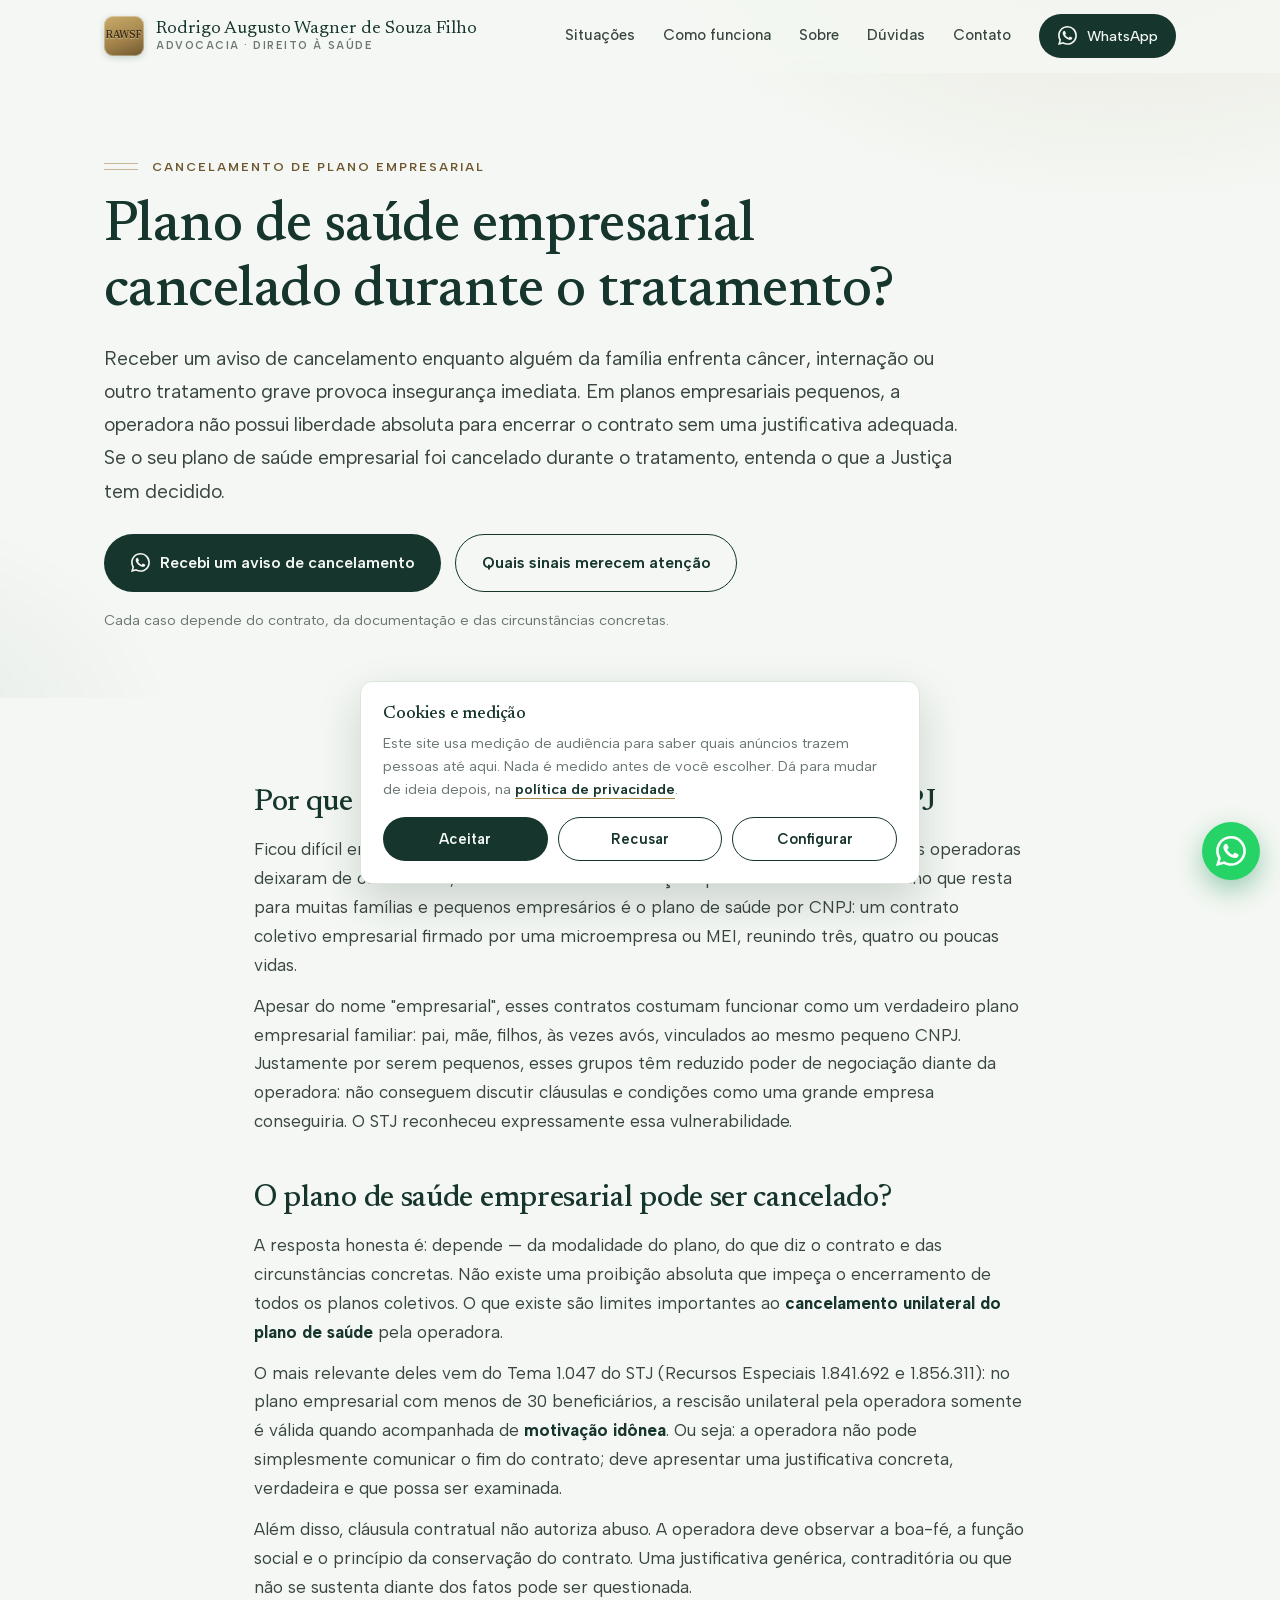
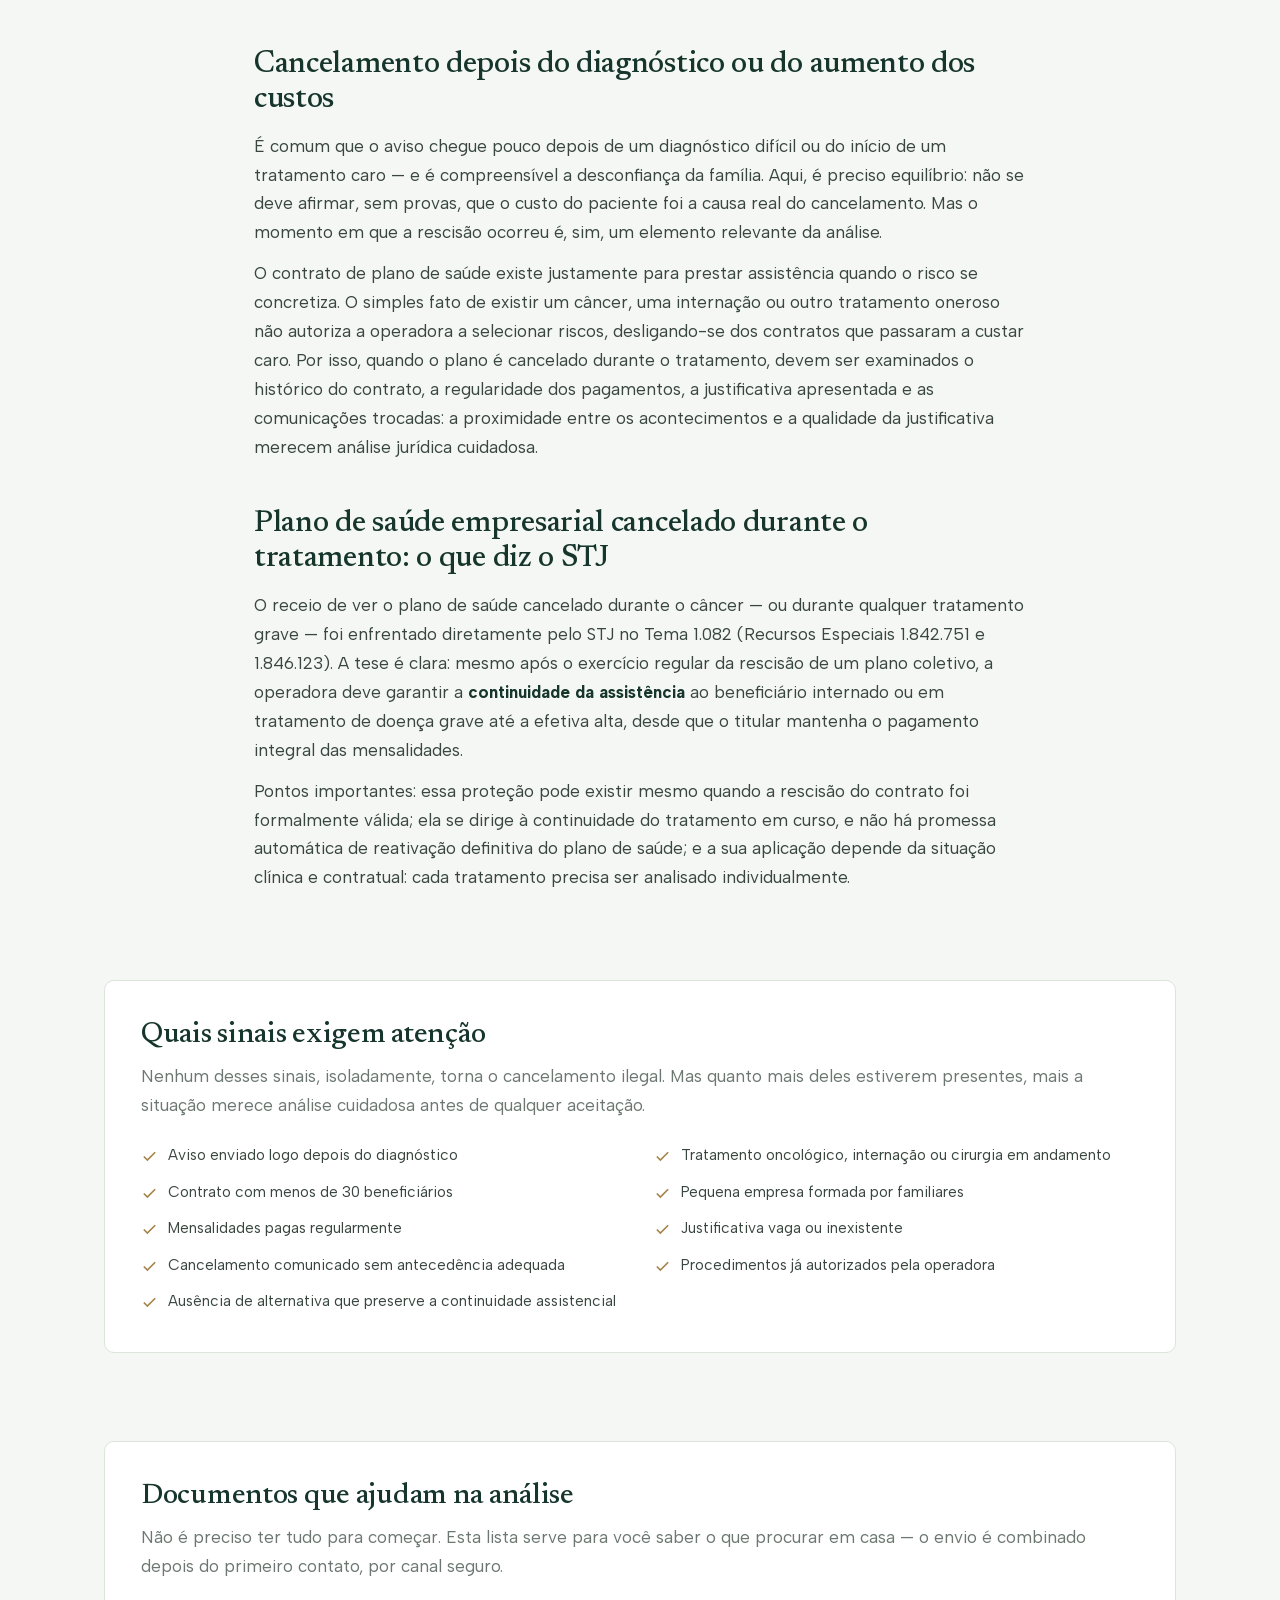
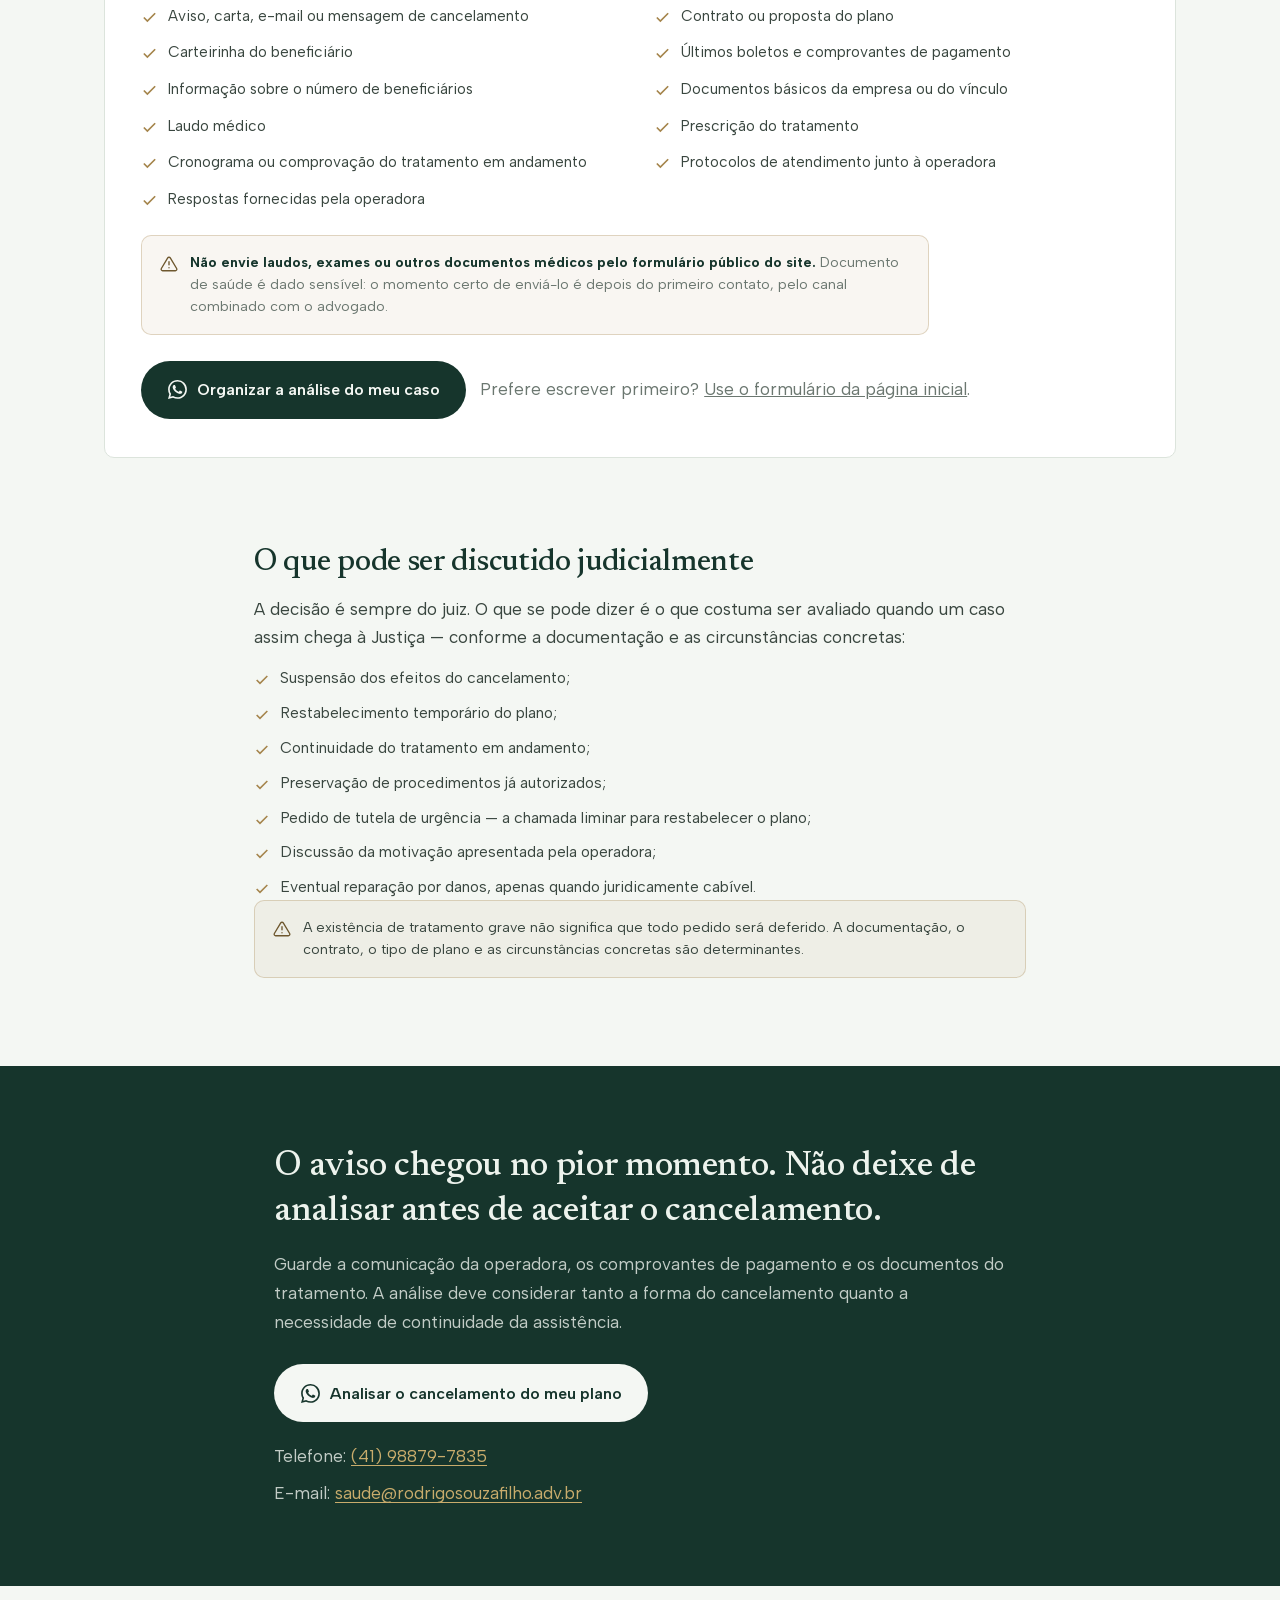
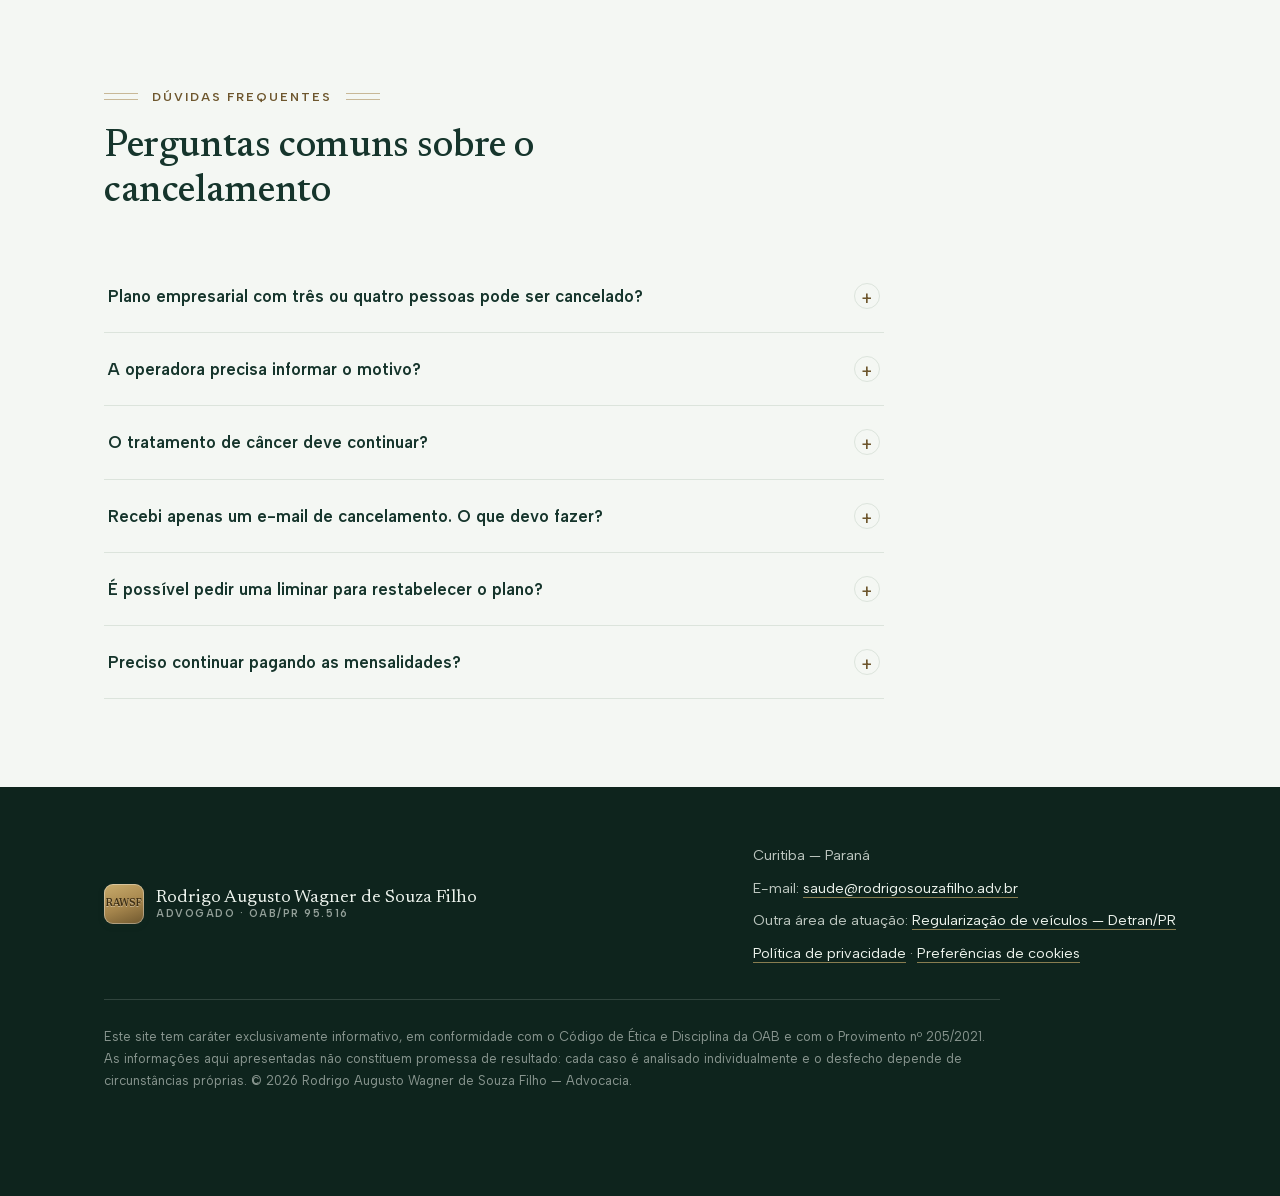
<file: cancelamento-plano-saude-empresarial.html>
<!DOCTYPE html>
<html lang="pt-BR">
<head>
<!-- ============================================================
  Direito à Saúde — Rodrigo Augusto Wagner de Souza Filho (OAB/PR 95.516)
  Página específica: cancelamento de plano de saúde empresarial.
  Dados de contato: TODOS ficam em config.js. As páginas são geradas
  a partir de modelos/ pelo build (npm run build), que o Vercel roda
  sozinho a cada publicação no GitHub. Não edite os HTML da raiz:
  qualquer build os sobrescreve a partir de modelos/.
============================================================ -->
<meta charset="UTF-8">
<meta name="viewport" content="width=device-width, initial-scale=1.0">
<title>Plano de Saúde Empresarial Cancelado Durante Tratamento | Rodrigo Augusto Wagner de Souza Filho</title>
<meta name="description" content="Plano empresarial familiar foi cancelado durante câncer ou tratamento de alto custo? Entenda quando a rescisão pode ser questionada e quais documentos reunir.">
<meta name="theme-color" content="#16352C">
<meta name="author" content="Rodrigo Augusto Wagner de Souza Filho">

<link rel="canonical" href="https://saude.rodrigosouzafilho.adv.br/cancelamento-plano-saude-empresarial">
<meta property="og:url" content="https://saude.rodrigosouzafilho.adv.br/cancelamento-plano-saude-empresarial">
<meta property="og:image" content="https://saude.rodrigosouzafilho.adv.br/assets/og-cancelamento-plano.png">
<meta property="og:image:width" content="1200">
<meta property="og:image:height" content="630">
<meta property="og:image:alt" content="Plano empresarial cancelado durante tratamento? Rodrigo Augusto Wagner de Souza Filho — Advocacia em Direito à Saúde.">
<meta name="twitter:card" content="summary_large_image">


<meta property="og:type" content="website">
<meta property="og:locale" content="pt_BR">
<meta property="og:site_name" content="Rodrigo Augusto Wagner de Souza Filho — Advocacia">
<meta property="og:title" content="Plano de saúde empresarial cancelado durante o tratamento? | Rodrigo Augusto Wagner de Souza Filho — Advocacia">
<meta property="og:description" content="Em planos empresariais com menos de 30 beneficiários, a operadora deve apresentar motivação idônea para a rescisão. Pacientes em tratamento grave têm proteção específica. Análise individual do caso.">
<link rel="icon" href="assets/favicon.svg" type="image/svg+xml">
<link rel="preload" href="assets/fontes/albert-sans.woff2" as="font" type="font/woff2" crossorigin>
<link rel="preload" href="assets/fontes/newsreader-roman.woff2" as="font" type="font/woff2" crossorigin>
<link rel="stylesheet" href="assets/estilo.css?v=0611d1d6">
<script>/* modo-JS com failsafe: se assets/app.js não confirmar que rodou
(bloqueio, erro de rede), a classe sai e todo o conteúdo fica visível.
Animações são só aprimoramento progressivo. */
(function(d){d.classList.add("js");setTimeout(function(){if(!window.__rsfOk)d.classList.remove("js")},1600)})(document.documentElement)</script>
<script type="application/ld+json">
{
  "@context": "https://schema.org",
  "@type": "LegalService",
  "name": "Dr. Rodrigo Augusto Wagner de Souza Filho — Advocacia em Direito à Saúde",
  "description": "Análise jurídica de cancelamento unilateral de planos de saúde coletivos empresariais, continuidade de assistência a beneficiários em tratamento de doença grave e negativas de cobertura.",
  "areaServed": [
    "Curitiba",
    "Paraná",
    "Brasil"
  ],
  "address": {
    "@type": "PostalAddress",
    "addressLocality": "Curitiba",
    "addressRegion": "PR",
    "addressCountry": "BR"
  },
  "knowsAbout": [
    "Direito à Saúde",
    "Planos de Saúde",
    "Cancelamento de Plano de Saúde Empresarial",
    "Continuidade de Tratamento",
    "Planos Empresariais com Poucos Beneficiários",
    "Negativa de Cobertura",
    "Liminar",
    "Direito do Consumidor"
  ],
  "provider": {
    "@type": "Attorney",
    "name": "Rodrigo Augusto Wagner de Souza Filho",
    "identifier": "OAB/PR 95.516",
    "url": "https://www.rodrigosouzafilho.adv.br",
    "sameAs": ["https://carrosantigos.rodrigosouzafilho.adv.br"],
    "areaServed": [
      "Curitiba",
      "Paraná",
      "Brasil"
    ]
  }
}
</script>

<script type="application/ld+json">
{
  "@context": "https://schema.org",
  "@type": "BreadcrumbList",
  "itemListElement": [
    {
      "@type": "ListItem",
      "position": 1,
      "name": "Início",
      "item": "https://saude.rodrigosouzafilho.adv.br/"
    },
    {
      "@type": "ListItem",
      "position": 2,
      "name": "Cancelamento de plano de saúde empresarial",
      "item": "https://saude.rodrigosouzafilho.adv.br/cancelamento-plano-saude-empresarial"
    }
  ]
}
</script>

<script type="application/ld+json">
{
  "@context": "https://schema.org",
  "@type": "FAQPage",
  "mainEntity": [
    {
      "@type": "Question",
      "name": "Plano empresarial com três ou quatro pessoas pode ser cancelado?",
      "acceptedAnswer": {
        "@type": "Answer",
        "text": "Depende das circunstâncias. Nos contratos coletivos empresariais com menos de 30 beneficiários, o STJ exige que a operadora apresente uma motivação idônea para a rescisão unilateral. Um contrato pequeno, com características familiares, não pode ser encerrado por simples conveniência: a justificativa, as notificações e o contexto precisam ser analisados."
      }
    },
    {
      "@type": "Question",
      "name": "A operadora precisa informar o motivo?",
      "acceptedAnswer": {
        "@type": "Answer",
        "text": "Nos planos empresariais com menos de 30 beneficiários, sim: a rescisão unilateral só é considerada válida quando acompanhada de motivação idônea, conforme o Tema 1.047 do STJ. Uma comunicação genérica, que não permita entender nem verificar a razão do cancelamento, pode ser questionada."
      }
    },
    {
      "@type": "Question",
      "name": "O tratamento de câncer deve continuar?",
      "acceptedAnswer": {
        "@type": "Answer",
        "text": "O STJ reconhece, no Tema 1.082, que mesmo quando a rescisão do plano coletivo é exercida de forma regular, a operadora deve preservar a assistência ao beneficiário internado ou em tratamento de doença grave até a efetiva alta, desde que as mensalidades continuem sendo pagas integralmente. A aplicação dessa proteção depende da situação médica e contratual de cada caso."
      }
    },
    {
      "@type": "Question",
      "name": "Recebi apenas um e-mail de cancelamento. O que devo fazer?",
      "acceptedAnswer": {
        "@type": "Answer",
        "text": "Guarde o e-mail e todas as comunicações da operadora, não interrompa os pagamentos e reúna contrato, carteirinha, boletos e documentos do tratamento. A forma da notificação, a antecedência e a justificativa apresentada fazem parte da análise. Procure orientação antes de aceitar o cancelamento como definitivo."
      }
    },
    {
      "@type": "Question",
      "name": "É possível pedir uma liminar para restabelecer o plano?",
      "acceptedAnswer": {
        "@type": "Answer",
        "text": "Conforme o caso, pode ser avaliado um pedido de tutela de urgência para suspender os efeitos do cancelamento e preservar a continuidade do tratamento. A decisão final cabe sempre ao juiz e depende da documentação e das circunstâncias concretas, e de toda decisão cabe recurso."
      }
    },
    {
      "@type": "Question",
      "name": "Preciso continuar pagando as mensalidades?",
      "acceptedAnswer": {
        "@type": "Answer",
        "text": "Como regra, sim. A proteção reconhecida pelo STJ para quem está em tratamento grave pressupõe que o titular mantenha o pagamento integral das mensalidades. Se a operadora deixar de emitir boletos, guarde os comprovantes anteriores e registre as tentativas de pagamento — isso também faz parte da análise do caso."
      }
    }
  ]
}
</script>
</head>
<body>
<a class="pular" href="#inicio">Pular para o conteúdo</a>
<header class="topo" id="topo">
  <div class="container topo-inner">
    <a class="marca" href="/" aria-label="Início — Dr. Rodrigo Augusto Wagner de Souza Filho, advocacia">
      <span class="marca-mono" aria-hidden="true">RAWSF</span>
      <span class="marca-nome">Rodrigo Augusto Wagner de Souza Filho<small>Advocacia · Direito à Saúde</small></span>
    </a>
    <nav class="nav" aria-label="Navegação principal">
      <a href="/#situacoes">Situações</a>
      <a href="/#como-funciona">Como funciona</a>
      <a href="/#sobre">Sobre</a>
      <a href="#duvidas">Dúvidas</a>
      <a href="#contato-final">Contato</a>
      <a class="btn btn-primario" href="https://wa.me/5541988797835?text=Ol%C3%A1%2C%20Dr.%20Rodrigo.%20Vim%20pela%20p%C3%A1gina%20sobre%20cancelamento%20de%20plano%20de%20sa%C3%BAde%20empresarial.%20Meu%20plano%20foi%20ou%20ser%C3%A1%20cancelado%20e%20h%C3%A1%20tratamento%20m%C3%A9dico%20em%20andamento.%20Gostaria%20de%20saber%20quais%20documentos%20s%C3%A3o%20necess%C3%A1rios%20para%20analisar%20o%20caso." data-zap data-msg="Olá, Dr. Rodrigo. Vim pela página sobre cancelamento de plano de saúde empresarial. Meu plano foi ou será cancelado e há tratamento médico em andamento. Gostaria de saber quais documentos são necessários para analisar o caso." data-local="cabecalho" target="_blank" rel="noopener"><svg viewBox="0 0 24 24" fill="currentColor" aria-hidden="true"><path d="M20.5 3.5A11.9 11.9 0 0 0 12 0C5.4 0 .1 5.3.1 11.9c0 2.1.6 4.2 1.6 6L0 24l6.3-1.6c1.7.9 3.7 1.4 5.7 1.4 6.6 0 11.9-5.3 11.9-11.9 0-3.2-1.2-6.2-3.4-8.4ZM12 21.8c-1.8 0-3.5-.5-5-1.4l-.4-.2-3.7 1 1-3.6-.2-.4a9.86 9.86 0 0 1-1.5-5.3C2.2 6.4 6.6 2 12 2c2.6 0 5.1 1 6.9 2.9a9.7 9.7 0 0 1 2.9 7c0 5.5-4.4 9.9-9.8 9.9Zm5.4-7.4c-.3-.1-1.8-.9-2-1-.3-.1-.5-.1-.7.1-.2.3-.8 1-.9 1.2-.2.2-.3.2-.6.1-.3-.2-1.3-.5-2.4-1.5-.9-.8-1.5-1.8-1.7-2.1-.2-.3 0-.5.1-.6l.5-.6c.1-.2.2-.3.3-.5.1-.2 0-.4 0-.5l-1-2.2c-.2-.6-.5-.5-.7-.5h-.6c-.2 0-.5.1-.8.4-.3.3-1 1-1 2.5s1.1 2.9 1.2 3.1c.1.2 2.1 3.2 5.1 4.5.7.3 1.3.5 1.7.6.7.2 1.4.2 1.9.1.6-.1 1.8-.7 2-1.4.3-.7.3-1.3.2-1.4-.1-.2-.3-.2-.6-.4Z"/></svg>WhatsApp</a>
    </nav>
  </div>
</header>

<main id="inicio">

<!-- ================= HERO ================= -->
<section class="hero hero--interna">
  <div class="container">
    <p class="eyebrow eyebrow--right reveal">Cancelamento de plano empresarial</p>
    <h1 class="reveal">Plano de saúde empresarial cancelado durante o tratamento?</h1>
    <p class="lead reveal">Receber um aviso de cancelamento enquanto alguém da família enfrenta câncer, internação ou outro tratamento grave provoca insegurança imediata. Em planos empresariais pequenos, a operadora não possui liberdade absoluta para encerrar o contrato sem uma justificativa adequada. Se o seu plano de saúde empresarial foi cancelado durante o tratamento, entenda o que a Justiça tem decidido.</p>
    <div class="hero-ctas reveal">
      <a class="btn btn-primario" href="https://wa.me/5541988797835?text=Ol%C3%A1%2C%20Dr.%20Rodrigo.%20Vim%20pela%20p%C3%A1gina%20sobre%20cancelamento%20de%20plano%20de%20sa%C3%BAde%20empresarial.%20Meu%20plano%20foi%20ou%20ser%C3%A1%20cancelado%20e%20h%C3%A1%20tratamento%20m%C3%A9dico%20em%20andamento.%20Gostaria%20de%20saber%20quais%20documentos%20s%C3%A3o%20necess%C3%A1rios%20para%20analisar%20o%20caso." data-zap data-msg="Olá, Dr. Rodrigo. Vim pela página sobre cancelamento de plano de saúde empresarial. Meu plano foi ou será cancelado e há tratamento médico em andamento. Gostaria de saber quais documentos são necessários para analisar o caso." data-local="cancelamento_empresarial_hero" target="_blank" rel="noopener"><svg viewBox="0 0 24 24" fill="currentColor" aria-hidden="true"><path d="M20.5 3.5A11.9 11.9 0 0 0 12 0C5.4 0 .1 5.3.1 11.9c0 2.1.6 4.2 1.6 6L0 24l6.3-1.6c1.7.9 3.7 1.4 5.7 1.4 6.6 0 11.9-5.3 11.9-11.9 0-3.2-1.2-6.2-3.4-8.4ZM12 21.8c-1.8 0-3.5-.5-5-1.4l-.4-.2-3.7 1 1-3.6-.2-.4a9.86 9.86 0 0 1-1.5-5.3C2.2 6.4 6.6 2 12 2c2.6 0 5.1 1 6.9 2.9a9.7 9.7 0 0 1 2.9 7c0 5.5-4.4 9.9-9.8 9.9Zm5.4-7.4c-.3-.1-1.8-.9-2-1-.3-.1-.5-.1-.7.1-.2.3-.8 1-.9 1.2-.2.2-.3.2-.6.1-.3-.2-1.3-.5-2.4-1.5-.9-.8-1.5-1.8-1.7-2.1-.2-.3 0-.5.1-.6l.5-.6c.1-.2.2-.3.3-.5.1-.2 0-.4 0-.5l-1-2.2c-.2-.6-.5-.5-.7-.5h-.6c-.2 0-.5.1-.8.4-.3.3-1 1-1 2.5s1.1 2.9 1.2 3.1c.1.2 2.1 3.2 5.1 4.5.7.3 1.3.5 1.7.6.7.2 1.4.2 1.9.1.6-.1 1.8-.7 2-1.4.3-.7.3-1.3.2-1.4-.1-.2-.3-.2-.6-.4Z"/></svg>Recebi um aviso de cancelamento</a>
      <a class="btn btn-contorno" href="#sinais">Quais sinais merecem atenção</a>
    </div>
    <p class="hero-ressalva reveal">Cada caso depende do contrato, da documentação e das circunstâncias concretas.</p>
  </div>
</section>

<!-- ================= ARTIGO ================= -->
<section class="secao">
  <div class="container artigo reveal">
    <h2>Por que tantas famílias têm plano de saúde por CNPJ</h2>
    <p>Ficou difícil encontrar planos individuais ou familiares à venda: em muitas cidades, as operadoras deixaram de oferecê-los, ou os oferecem em condições pouco acessíveis. O caminho que resta para muitas famílias e pequenos empresários é o plano de saúde por CNPJ: um contrato coletivo empresarial firmado por uma microempresa ou MEI, reunindo três, quatro ou poucas vidas.</p>
    <p>Apesar do nome "empresarial", esses contratos costumam funcionar como um verdadeiro plano empresarial familiar: pai, mãe, filhos, às vezes avós, vinculados ao mesmo pequeno CNPJ. Justamente por serem pequenos, esses grupos têm reduzido poder de negociação diante da operadora: não conseguem discutir cláusulas e condições como uma grande empresa conseguiria. O STJ reconheceu expressamente essa vulnerabilidade.</p>

    <h2>O plano de saúde empresarial pode ser cancelado?</h2>
    <p>A resposta honesta é: depende — da modalidade do plano, do que diz o contrato e das circunstâncias concretas. Não existe uma proibição absoluta que impeça o encerramento de todos os planos coletivos. O que existe são limites importantes ao <strong>cancelamento unilateral do plano de saúde</strong> pela operadora.</p>
    <p>O mais relevante deles vem do Tema 1.047 do STJ (Recursos Especiais 1.841.692 e 1.856.311): no plano empresarial com menos de 30 beneficiários, a rescisão unilateral pela operadora somente é válida quando acompanhada de <strong>motivação idônea</strong>. Ou seja: a operadora não pode simplesmente comunicar o fim do contrato; deve apresentar uma justificativa concreta, verdadeira e que possa ser examinada.</p>
    <p>Além disso, cláusula contratual não autoriza abuso. A operadora deve observar a boa-fé, a função social e o princípio da conservação do contrato. Uma justificativa genérica, contraditória ou que não se sustenta diante dos fatos pode ser questionada.</p>

    <h2>Cancelamento depois do diagnóstico ou do aumento dos custos</h2>
    <p>É comum que o aviso chegue pouco depois de um diagnóstico difícil ou do início de um tratamento caro — e é compreensível a desconfiança da família. Aqui, é preciso equilíbrio: não se deve afirmar, sem provas, que o custo do paciente foi a causa real do cancelamento. Mas o momento em que a rescisão ocorreu é, sim, um elemento relevante da análise.</p>
    <p>O contrato de plano de saúde existe justamente para prestar assistência quando o risco se concretiza. O simples fato de existir um câncer, uma internação ou outro tratamento oneroso não autoriza a operadora a selecionar riscos, desligando-se dos contratos que passaram a custar caro. Por isso, quando o plano é cancelado durante o tratamento, devem ser examinados o histórico do contrato, a regularidade dos pagamentos, a justificativa apresentada e as comunicações trocadas: a proximidade entre os acontecimentos e a qualidade da justificativa merecem análise jurídica cuidadosa.</p>

    <h2>Plano de saúde empresarial cancelado durante o tratamento: o que diz o STJ</h2>
    <p>O receio de ver o plano de saúde cancelado durante o câncer — ou durante qualquer tratamento grave — foi enfrentado diretamente pelo STJ no Tema 1.082 (Recursos Especiais 1.842.751 e 1.846.123). A tese é clara: mesmo após o exercício regular da rescisão de um plano coletivo, a operadora deve garantir a <strong>continuidade da assistência</strong> ao beneficiário internado ou em tratamento de doença grave até a efetiva alta, desde que o titular mantenha o pagamento integral das mensalidades.</p>
    <p>Pontos importantes: essa proteção pode existir mesmo quando a rescisão do contrato foi formalmente válida; ela se dirige à continuidade do tratamento em curso, e não há promessa automática de reativação definitiva do plano de saúde; e a sua aplicação depende da situação clínica e contratual: cada tratamento precisa ser analisado individualmente.</p>
  </div>
</section>

<!-- ================= SINAIS ================= -->
<section class="secao secao--seguida" id="sinais">
  <div class="container">
    <div class="painel reveal">
      <h2>Quais sinais exigem atenção</h2>
      <p>Nenhum desses sinais, isoladamente, torna o cancelamento ilegal. Mas quanto mais deles estiverem presentes, mais a situação merece análise cuidadosa antes de qualquer aceitação.</p>
      <ul class="lista-marcas">
        <li><svg viewBox="0 0 24 24" fill="none" stroke="currentColor" stroke-width="2.4" aria-hidden="true"><path d="M20 6 9 17l-5-5"/></svg>Aviso enviado logo depois do diagnóstico</li>
        <li><svg viewBox="0 0 24 24" fill="none" stroke="currentColor" stroke-width="2.4" aria-hidden="true"><path d="M20 6 9 17l-5-5"/></svg>Tratamento oncológico, internação ou cirurgia em andamento</li>
        <li><svg viewBox="0 0 24 24" fill="none" stroke="currentColor" stroke-width="2.4" aria-hidden="true"><path d="M20 6 9 17l-5-5"/></svg>Contrato com menos de 30 beneficiários</li>
        <li><svg viewBox="0 0 24 24" fill="none" stroke="currentColor" stroke-width="2.4" aria-hidden="true"><path d="M20 6 9 17l-5-5"/></svg>Pequena empresa formada por familiares</li>
        <li><svg viewBox="0 0 24 24" fill="none" stroke="currentColor" stroke-width="2.4" aria-hidden="true"><path d="M20 6 9 17l-5-5"/></svg>Mensalidades pagas regularmente</li>
        <li><svg viewBox="0 0 24 24" fill="none" stroke="currentColor" stroke-width="2.4" aria-hidden="true"><path d="M20 6 9 17l-5-5"/></svg>Justificativa vaga ou inexistente</li>
        <li><svg viewBox="0 0 24 24" fill="none" stroke="currentColor" stroke-width="2.4" aria-hidden="true"><path d="M20 6 9 17l-5-5"/></svg>Cancelamento comunicado sem antecedência adequada</li>
        <li><svg viewBox="0 0 24 24" fill="none" stroke="currentColor" stroke-width="2.4" aria-hidden="true"><path d="M20 6 9 17l-5-5"/></svg>Procedimentos já autorizados pela operadora</li>
        <li><svg viewBox="0 0 24 24" fill="none" stroke="currentColor" stroke-width="2.4" aria-hidden="true"><path d="M20 6 9 17l-5-5"/></svg>Ausência de alternativa que preserve a continuidade assistencial</li>
      </ul>
    </div>
  </div>
</section>

<!-- ================= DOCUMENTOS ================= -->
<section class="secao secao--seguida" id="documentos">
  <div class="container">
    <div class="painel reveal">
      <h2>Documentos que ajudam na análise</h2>
      <p>Não é preciso ter tudo para começar. Esta lista serve para você saber o que procurar em casa — o envio é combinado depois do primeiro contato, por canal seguro.</p>
      <ul class="lista-marcas">
        <li><svg viewBox="0 0 24 24" fill="none" stroke="currentColor" stroke-width="2.4" aria-hidden="true"><path d="M20 6 9 17l-5-5"/></svg>Aviso, carta, e-mail ou mensagem de cancelamento</li>
        <li><svg viewBox="0 0 24 24" fill="none" stroke="currentColor" stroke-width="2.4" aria-hidden="true"><path d="M20 6 9 17l-5-5"/></svg>Contrato ou proposta do plano</li>
        <li><svg viewBox="0 0 24 24" fill="none" stroke="currentColor" stroke-width="2.4" aria-hidden="true"><path d="M20 6 9 17l-5-5"/></svg>Carteirinha do beneficiário</li>
        <li><svg viewBox="0 0 24 24" fill="none" stroke="currentColor" stroke-width="2.4" aria-hidden="true"><path d="M20 6 9 17l-5-5"/></svg>Últimos boletos e comprovantes de pagamento</li>
        <li><svg viewBox="0 0 24 24" fill="none" stroke="currentColor" stroke-width="2.4" aria-hidden="true"><path d="M20 6 9 17l-5-5"/></svg>Informação sobre o número de beneficiários</li>
        <li><svg viewBox="0 0 24 24" fill="none" stroke="currentColor" stroke-width="2.4" aria-hidden="true"><path d="M20 6 9 17l-5-5"/></svg>Documentos básicos da empresa ou do vínculo</li>
        <li><svg viewBox="0 0 24 24" fill="none" stroke="currentColor" stroke-width="2.4" aria-hidden="true"><path d="M20 6 9 17l-5-5"/></svg>Laudo médico</li>
        <li><svg viewBox="0 0 24 24" fill="none" stroke="currentColor" stroke-width="2.4" aria-hidden="true"><path d="M20 6 9 17l-5-5"/></svg>Prescrição do tratamento</li>
        <li><svg viewBox="0 0 24 24" fill="none" stroke="currentColor" stroke-width="2.4" aria-hidden="true"><path d="M20 6 9 17l-5-5"/></svg>Cronograma ou comprovação do tratamento em andamento</li>
        <li><svg viewBox="0 0 24 24" fill="none" stroke="currentColor" stroke-width="2.4" aria-hidden="true"><path d="M20 6 9 17l-5-5"/></svg>Protocolos de atendimento junto à operadora</li>
        <li><svg viewBox="0 0 24 24" fill="none" stroke="currentColor" stroke-width="2.4" aria-hidden="true"><path d="M20 6 9 17l-5-5"/></svg>Respostas fornecidas pela operadora</li>
      </ul>
      <p class="aviso"><svg viewBox="0 0 24 24" fill="none" stroke="currentColor" stroke-width="1.8" stroke-linecap="round" stroke-linejoin="round" aria-hidden="true"><path d="M12 9v4M12 17h.01"/><path d="M10.3 3.9 1.8 18a2 2 0 0 0 1.7 3h17a2 2 0 0 0 1.7-3L13.7 3.9a2 2 0 0 0-3.4 0Z"/></svg><span><strong>Não envie laudos, exames ou outros documentos médicos pelo formulário público do site.</strong> Documento de saúde é dado sensível: o momento certo de enviá-lo é depois do primeiro contato, pelo canal combinado com o advogado.</span></p>
      
      <div class="painel-acoes">
        <a class="btn btn-primario" href="https://wa.me/5541988797835?text=Ol%C3%A1%2C%20Dr.%20Rodrigo.%20Estou%20na%20p%C3%A1gina%20sobre%20cancelamento%20de%20plano%20empresarial%20e%20estou%20reunindo%20os%20documentos%20indicados.%20Gostaria%20de%20combinar%20a%20an%C3%A1lise%20do%20meu%20caso." data-zap data-msg="Olá, Dr. Rodrigo. Estou na página sobre cancelamento de plano empresarial e estou reunindo os documentos indicados. Gostaria de combinar a análise do meu caso." data-local="cancelamento_empresarial_documentos" target="_blank" rel="noopener"><svg viewBox="0 0 24 24" fill="currentColor" aria-hidden="true"><path d="M20.5 3.5A11.9 11.9 0 0 0 12 0C5.4 0 .1 5.3.1 11.9c0 2.1.6 4.2 1.6 6L0 24l6.3-1.6c1.7.9 3.7 1.4 5.7 1.4 6.6 0 11.9-5.3 11.9-11.9 0-3.2-1.2-6.2-3.4-8.4ZM12 21.8c-1.8 0-3.5-.5-5-1.4l-.4-.2-3.7 1 1-3.6-.2-.4a9.86 9.86 0 0 1-1.5-5.3C2.2 6.4 6.6 2 12 2c2.6 0 5.1 1 6.9 2.9a9.7 9.7 0 0 1 2.9 7c0 5.5-4.4 9.9-9.8 9.9Zm5.4-7.4c-.3-.1-1.8-.9-2-1-.3-.1-.5-.1-.7.1-.2.3-.8 1-.9 1.2-.2.2-.3.2-.6.1-.3-.2-1.3-.5-2.4-1.5-.9-.8-1.5-1.8-1.7-2.1-.2-.3 0-.5.1-.6l.5-.6c.1-.2.2-.3.3-.5.1-.2 0-.4 0-.5l-1-2.2c-.2-.6-.5-.5-.7-.5h-.6c-.2 0-.5.1-.8.4-.3.3-1 1-1 2.5s1.1 2.9 1.2 3.1c.1.2 2.1 3.2 5.1 4.5.7.3 1.3.5 1.7.6.7.2 1.4.2 1.9.1.6-.1 1.8-.7 2-1.4.3-.7.3-1.3.2-1.4-.1-.2-.3-.2-.6-.4Z"/></svg>Organizar a análise do meu caso</a>
        <p class="muted">Prefere escrever primeiro? <a href="/#contato-final">Use o formulário da página inicial</a>.</p>
      </div>
      
    </div>
  </div>
</section>

<!-- ================= ANÁLISE JUDICIAL ================= -->
<section class="secao secao--seguida" id="analise-judicial">
  <div class="container artigo reveal">
    <h2>O que pode ser discutido judicialmente</h2>
    <p>A decisão é sempre do juiz. O que se pode dizer é o que costuma ser avaliado quando um caso assim chega à Justiça — conforme a documentação e as circunstâncias concretas:</p>
    <ul class="lista-simples">
      <li><svg viewBox="0 0 24 24" fill="none" stroke="currentColor" stroke-width="2.4" aria-hidden="true"><path d="M20 6 9 17l-5-5"/></svg>Suspensão dos efeitos do cancelamento;</li>
      <li><svg viewBox="0 0 24 24" fill="none" stroke="currentColor" stroke-width="2.4" aria-hidden="true"><path d="M20 6 9 17l-5-5"/></svg>Restabelecimento temporário do plano;</li>
      <li><svg viewBox="0 0 24 24" fill="none" stroke="currentColor" stroke-width="2.4" aria-hidden="true"><path d="M20 6 9 17l-5-5"/></svg>Continuidade do tratamento em andamento;</li>
      <li><svg viewBox="0 0 24 24" fill="none" stroke="currentColor" stroke-width="2.4" aria-hidden="true"><path d="M20 6 9 17l-5-5"/></svg>Preservação de procedimentos já autorizados;</li>
      <li><svg viewBox="0 0 24 24" fill="none" stroke="currentColor" stroke-width="2.4" aria-hidden="true"><path d="M20 6 9 17l-5-5"/></svg>Pedido de tutela de urgência — a chamada liminar para restabelecer o plano;</li>
      <li><svg viewBox="0 0 24 24" fill="none" stroke="currentColor" stroke-width="2.4" aria-hidden="true"><path d="M20 6 9 17l-5-5"/></svg>Discussão da motivação apresentada pela operadora;</li>
      <li><svg viewBox="0 0 24 24" fill="none" stroke="currentColor" stroke-width="2.4" aria-hidden="true"><path d="M20 6 9 17l-5-5"/></svg>Eventual reparação por danos, apenas quando juridicamente cabível.</li>
    </ul>
    <p class="aviso"><svg viewBox="0 0 24 24" fill="none" stroke="currentColor" stroke-width="1.8" stroke-linecap="round" stroke-linejoin="round" aria-hidden="true"><path d="M12 9v4M12 17h.01"/><path d="M10.3 3.9 1.8 18a2 2 0 0 0 1.7 3h17a2 2 0 0 0 1.7-3L13.7 3.9a2 2 0 0 0-3.4 0Z"/></svg><span>A existência de tratamento grave não significa que todo pedido será deferido. A documentação, o contrato, o tipo de plano e as circunstâncias concretas são determinantes.</span></p>
  </div>
</section>

<!-- ================= CTA FINAL ================= -->
<section class="band band--cta" id="contato-final">
  <div class="container band-inner">
    <h2 class="reveal">O aviso chegou no pior momento. Não deixe de analisar antes de aceitar o cancelamento.</h2>
    <p class="reveal">Guarde a comunicação da operadora, os comprovantes de pagamento e os documentos do tratamento. A análise deve considerar tanto a forma do cancelamento quanto a necessidade de continuidade da assistência.</p>
    <a class="btn btn-invertido reveal" href="https://wa.me/5541988797835?text=Ol%C3%A1%2C%20Dr.%20Rodrigo.%20Recebi%20um%20aviso%20de%20cancelamento%20do%20meu%20plano%20de%20sa%C3%BAde%20empresarial%20e%20quero%20analisar%20o%20caso%20antes%20de%20aceitar.%20H%C3%A1%20tratamento%20em%20andamento.%20Como%20podemos%20come%C3%A7ar%3F" data-zap data-msg="Olá, Dr. Rodrigo. Recebi um aviso de cancelamento do meu plano de saúde empresarial e quero analisar o caso antes de aceitar. Há tratamento em andamento. Como podemos começar?" data-local="cancelamento_empresarial_final" target="_blank" rel="noopener"><svg viewBox="0 0 24 24" fill="currentColor" aria-hidden="true"><path d="M20.5 3.5A11.9 11.9 0 0 0 12 0C5.4 0 .1 5.3.1 11.9c0 2.1.6 4.2 1.6 6L0 24l6.3-1.6c1.7.9 3.7 1.4 5.7 1.4 6.6 0 11.9-5.3 11.9-11.9 0-3.2-1.2-6.2-3.4-8.4ZM12 21.8c-1.8 0-3.5-.5-5-1.4l-.4-.2-3.7 1 1-3.6-.2-.4a9.86 9.86 0 0 1-1.5-5.3C2.2 6.4 6.6 2 12 2c2.6 0 5.1 1 6.9 2.9a9.7 9.7 0 0 1 2.9 7c0 5.5-4.4 9.9-9.8 9.9Zm5.4-7.4c-.3-.1-1.8-.9-2-1-.3-.1-.5-.1-.7.1-.2.3-.8 1-.9 1.2-.2.2-.3.2-.6.1-.3-.2-1.3-.5-2.4-1.5-.9-.8-1.5-1.8-1.7-2.1-.2-.3 0-.5.1-.6l.5-.6c.1-.2.2-.3.3-.5.1-.2 0-.4 0-.5l-1-2.2c-.2-.6-.5-.5-.7-.5h-.6c-.2 0-.5.1-.8.4-.3.3-1 1-1 2.5s1.1 2.9 1.2 3.1c.1.2 2.1 3.2 5.1 4.5.7.3 1.3.5 1.7.6.7.2 1.4.2 1.9.1.6-.1 1.8-.7 2-1.4.3-.7.3-1.3.2-1.4-.1-.2-.3-.2-.6-.4Z"/></svg>Analisar o cancelamento do meu plano</a>
    <p class="u-mt-20">Telefone: <a href="tel:+5541988797835" data-fone data-local="cancelamento">(41) 98879-7835</a></p>
    <p class="u-mt-8">E-mail: <a href="mailto:saude@rodrigosouzafilho.adv.br" data-email data-local="cancelamento">saude@rodrigosouzafilho.adv.br</a></p>
    
  </div>
</section>

<!-- ================= FAQ ================= -->
<section class="secao" id="duvidas">
  <div class="container">
    <div class="secao-cab reveal">
      <p class="eyebrow">Dúvidas frequentes</p>
      <h2>Perguntas comuns sobre o cancelamento</h2>
    </div>
    <div class="faq">
      <details class="reveal">
        <summary>Plano empresarial com três ou quatro pessoas pode ser cancelado?<span class="mais" aria-hidden="true">+</span></summary>
        <p>Depende das circunstâncias. Nos contratos coletivos empresariais com menos de 30 beneficiários, o STJ exige que a operadora apresente uma motivação idônea para a rescisão unilateral. Um contrato pequeno, com características familiares, não pode ser encerrado por simples conveniência: a justificativa, as notificações e o contexto precisam ser analisados.</p>
      </details>
      <details class="reveal">
        <summary>A operadora precisa informar o motivo?<span class="mais" aria-hidden="true">+</span></summary>
        <p>Nos planos empresariais com menos de 30 beneficiários, sim: a rescisão unilateral só é considerada válida quando acompanhada de motivação idônea, conforme o Tema 1.047 do STJ. Uma comunicação genérica, que não permita entender nem verificar a razão do cancelamento, pode ser questionada.</p>
      </details>
      <details class="reveal">
        <summary>O tratamento de câncer deve continuar?<span class="mais" aria-hidden="true">+</span></summary>
        <p>O STJ reconhece, no Tema 1.082, que mesmo quando a rescisão do plano coletivo é exercida de forma regular, a operadora deve preservar a assistência ao beneficiário internado ou em tratamento de doença grave até a efetiva alta, desde que as mensalidades continuem sendo pagas integralmente. A aplicação dessa proteção depende da situação médica e contratual de cada caso.</p>
      </details>
      <details class="reveal">
        <summary>Recebi apenas um e-mail de cancelamento. O que devo fazer?<span class="mais" aria-hidden="true">+</span></summary>
        <p>Guarde o e-mail e todas as comunicações da operadora, não interrompa os pagamentos e reúna contrato, carteirinha, boletos e documentos do tratamento. A forma da notificação, a antecedência e a justificativa apresentada fazem parte da análise. Procure orientação antes de aceitar o cancelamento como definitivo.</p>
      </details>
      <details class="reveal">
        <summary>É possível pedir uma liminar para restabelecer o plano?<span class="mais" aria-hidden="true">+</span></summary>
        <p>Conforme o caso, pode ser avaliado um pedido de tutela de urgência para suspender os efeitos do cancelamento e preservar a continuidade do tratamento. A decisão final cabe sempre ao juiz e depende da documentação e das circunstâncias concretas, e de toda decisão cabe recurso.</p>
      </details>
      <details class="reveal">
        <summary>Preciso continuar pagando as mensalidades?<span class="mais" aria-hidden="true">+</span></summary>
        <p>Como regra, sim. A proteção reconhecida pelo STJ para quem está em tratamento grave pressupõe que o titular mantenha o pagamento integral das mensalidades. Se a operadora deixar de emitir boletos, guarde os comprovantes anteriores e registre as tentativas de pagamento — isso também faz parte da análise do caso.</p>
      </details>
    </div>
  </div>
</section>

</main>

<!-- ================= FOOTER ================= -->
<footer class="rodape">
  <div class="container">
    <div class="rodape-grid">
      <div class="marca">
        <span class="marca-mono" aria-hidden="true">RAWSF</span>
        <span class="marca-nome">Rodrigo Augusto Wagner de Souza Filho<small>Advogado · OAB/PR 95.516</small></span>
      </div>
      <div>
        <p>Curitiba — Paraná</p>
        <p class="u-mt-8">E-mail: <a href="mailto:saude@rodrigosouzafilho.adv.br" data-email data-local="rodape">saude@rodrigosouzafilho.adv.br</a></p>
        <p class="u-mt-8">Outra área de atuação: <a href="https://carrosantigos.rodrigosouzafilho.adv.br">Regularização de veículos — Detran/PR</a></p>
        <p class="u-mt-8"><a href="/privacidade">Política de privacidade</a> ·
          <a href="/privacidade#cookies">Preferências de cookies</a></p>
      </div>
    </div>
    <p class="rodape-aviso">Este site tem caráter exclusivamente informativo, em conformidade com o Código de Ética e Disciplina da OAB e com o Provimento nº 205/2021. As informações aqui apresentadas não constituem promessa de resultado: cada caso é analisado individualmente e o desfecho depende de circunstâncias próprias. © 2026 Rodrigo Augusto Wagner de Souza Filho — Advocacia.</p>
  </div>
</footer>


<div class="barra-zap" id="barraZap">
  <div class="container u-p-0"><a class="btn btn-primario" href="https://wa.me/5541988797835?text=Ol%C3%A1%2C%20Dr.%20Rodrigo.%20Vim%20pela%20p%C3%A1gina%20sobre%20cancelamento%20de%20plano%20de%20sa%C3%BAde%20empresarial.%20Meu%20plano%20foi%20ou%20ser%C3%A1%20cancelado%20e%20h%C3%A1%20tratamento%20m%C3%A9dico%20em%20andamento.%20Gostaria%20de%20saber%20quais%20documentos%20s%C3%A3o%20necess%C3%A1rios%20para%20analisar%20o%20caso." data-zap data-msg="Olá, Dr. Rodrigo. Vim pela página sobre cancelamento de plano de saúde empresarial. Meu plano foi ou será cancelado e há tratamento médico em andamento. Gostaria de saber quais documentos são necessários para analisar o caso." data-local="barra_fixa" target="_blank" rel="noopener"><svg viewBox="0 0 24 24" fill="currentColor" aria-hidden="true"><path d="M20.5 3.5A11.9 11.9 0 0 0 12 0C5.4 0 .1 5.3.1 11.9c0 2.1.6 4.2 1.6 6L0 24l6.3-1.6c1.7.9 3.7 1.4 5.7 1.4 6.6 0 11.9-5.3 11.9-11.9 0-3.2-1.2-6.2-3.4-8.4ZM12 21.8c-1.8 0-3.5-.5-5-1.4l-.4-.2-3.7 1 1-3.6-.2-.4a9.86 9.86 0 0 1-1.5-5.3C2.2 6.4 6.6 2 12 2c2.6 0 5.1 1 6.9 2.9a9.7 9.7 0 0 1 2.9 7c0 5.5-4.4 9.9-9.8 9.9Zm5.4-7.4c-.3-.1-1.8-.9-2-1-.3-.1-.5-.1-.7.1-.2.3-.8 1-.9 1.2-.2.2-.3.2-.6.1-.3-.2-1.3-.5-2.4-1.5-.9-.8-1.5-1.8-1.7-2.1-.2-.3 0-.5.1-.6l.5-.6c.1-.2.2-.3.3-.5.1-.2 0-.4 0-.5l-1-2.2c-.2-.6-.5-.5-.7-.5h-.6c-.2 0-.5.1-.8.4-.3.3-1 1-1 2.5s1.1 2.9 1.2 3.1c.1.2 2.1 3.2 5.1 4.5.7.3 1.3.5 1.7.6.7.2 1.4.2 1.9.1.6-.1 1.8-.7 2-1.4.3-.7.3-1.3.2-1.4-.1-.2-.3-.2-.6-.4Z"/></svg>Analisar meu caso pelo WhatsApp</a></div>
</div>
<a class="zap-flutuante" href="https://wa.me/5541988797835?text=Ol%C3%A1%2C%20Dr.%20Rodrigo.%20Vim%20pela%20p%C3%A1gina%20sobre%20cancelamento%20de%20plano%20de%20sa%C3%BAde%20empresarial.%20Meu%20plano%20foi%20ou%20ser%C3%A1%20cancelado%20e%20h%C3%A1%20tratamento%20m%C3%A9dico%20em%20andamento.%20Gostaria%20de%20saber%20quais%20documentos%20s%C3%A3o%20necess%C3%A1rios%20para%20analisar%20o%20caso." data-zap data-msg="Olá, Dr. Rodrigo. Vim pela página sobre cancelamento de plano de saúde empresarial. Meu plano foi ou será cancelado e há tratamento médico em andamento. Gostaria de saber quais documentos são necessários para analisar o caso." data-local="flutuante"
   target="_blank" rel="noopener" aria-label="Conversar pelo WhatsApp"><svg viewBox="0 0 24 24" fill="currentColor" aria-hidden="true"><path d="M20.5 3.5A11.9 11.9 0 0 0 12 0C5.4 0 .1 5.3.1 11.9c0 2.1.6 4.2 1.6 6L0 24l6.3-1.6c1.7.9 3.7 1.4 5.7 1.4 6.6 0 11.9-5.3 11.9-11.9 0-3.2-1.2-6.2-3.4-8.4ZM12 21.8c-1.8 0-3.5-.5-5-1.4l-.4-.2-3.7 1 1-3.6-.2-.4a9.86 9.86 0 0 1-1.5-5.3C2.2 6.4 6.6 2 12 2c2.6 0 5.1 1 6.9 2.9a9.7 9.7 0 0 1 2.9 7c0 5.5-4.4 9.9-9.8 9.9Zm5.4-7.4c-.3-.1-1.8-.9-2-1-.3-.1-.5-.1-.7.1-.2.3-.8 1-.9 1.2-.2.2-.3.2-.6.1-.3-.2-1.3-.5-2.4-1.5-.9-.8-1.5-1.8-1.7-2.1-.2-.3 0-.5.1-.6l.5-.6c.1-.2.2-.3.3-.5.1-.2 0-.4 0-.5l-1-2.2c-.2-.6-.5-.5-.7-.5h-.6c-.2 0-.5.1-.8.4-.3.3-1 1-1 2.5s1.1 2.9 1.2 3.1c.1.2 2.1 3.2 5.1 4.5.7.3 1.3.5 1.7.6.7.2 1.4.2 1.9.1.6-.1 1.8-.7 2-1.4.3-.7.3-1.3.2-1.4-.1-.2-.3-.2-.6-.4Z"/></svg></a>


<div class="cookies" id="cookiesBanner" role="dialog" aria-labelledby="cookiesTit" hidden>
  <h2 class="serif" id="cookiesTit">Cookies e medição</h2>
  <p>Este site usa medição de audiência para saber quais anúncios trazem pessoas até aqui. Nada é medido antes
    de você escolher. Dá para mudar de ideia depois, na <a href="/privacidade#cookies">política de
    privacidade</a>.</p>
  <div class="cookies-opcoes" id="cookiesOpcoes" hidden>
    <div class="cookies-opcao">
      <input type="checkbox" id="ckNecessario" checked disabled>
      <div><label for="ckNecessario">Necessários</label>
        <p>Fazem o site funcionar e lembram a sua escolha aqui. Não podem ser desligados.</p></div>
    </div>
    <div class="cookies-opcao">
      <input type="checkbox" id="ckMedicao">
      <div><label for="ckMedicao">Medição e anúncios</label>
        <p>Google Tag Manager, Google Analytics e Google Ads: mostram quantas pessoas chegaram por cada anúncio e como navegam pelo site.</p></div>
    </div>
  </div>
  <div class="cookies-acoes">
    <button class="btn btn-primario" type="button" id="ckAceitar">Aceitar</button>
    <button class="btn btn-contorno" type="button" id="ckRecusar">Recusar</button>
    <button class="btn btn-contorno" type="button" id="ckConfigurar">Configurar</button>
    <button class="btn btn-primario" type="button" id="ckSalvar" hidden>Salvar escolhas</button>
  </div>
</div>

<script src="config.js"></script>
<script>/* Tipo de página próprio para a medição (page_type nos eventos do
dataLayer). Sobrescreve o window.PAGINA definido em config.js — depois
do config.js e antes de assets/app.js, como o app.js espera. Nenhum
dado de contato aqui: continua tudo em config.js. */
window.PAGINA = {
  tipo: "saude_cancelamento_empresarial",
  mensagemWhatsapp: "Olá, Dr. Rodrigo. Vim pela página sobre cancelamento de plano de saúde empresarial. Meu plano foi ou será cancelado e há tratamento médico em andamento. Gostaria de saber quais documentos são necessários para analisar o caso."
};</script>
<script src="assets/app.js?v=2df83206" defer></script>
</body>
</html>
</file>
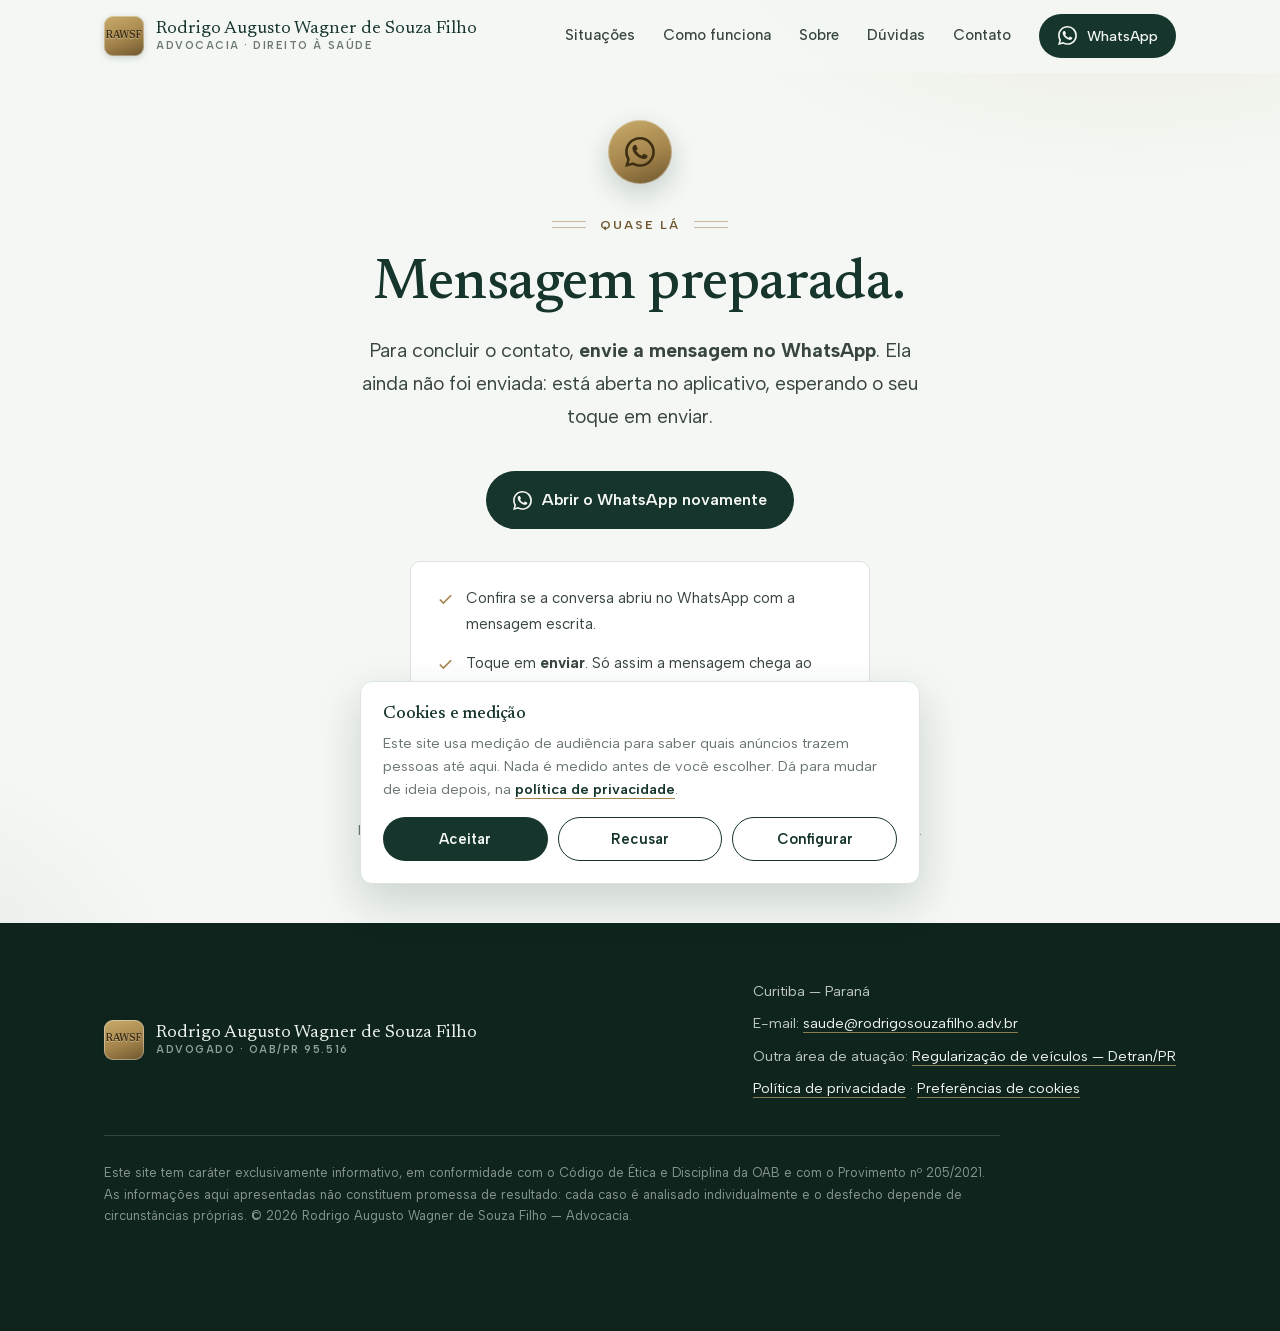
<file: obrigado.html>
<!DOCTYPE html>
<html lang="pt-BR">
<head>
<!-- ============================================================
  Direito à Saúde — Rodrigo Augusto Wagner de Souza Filho (OAB/PR 95.516)
  Dados de contato: TODOS ficam em config.js. As páginas são geradas
  a partir de modelos/ pelo build (npm run build), que o Vercel roda
  sozinho a cada publicação no GitHub. Para trocar telefone, e-mail,
  domínio ou o link do outro site: edite APENAS config.js e envie ao
  GitHub — sem terminal, sem comando manual. Não edite os HTML da
  raiz: qualquer build os sobrescreve a partir de modelos/.
============================================================ -->
<meta charset="UTF-8">
<meta name="viewport" content="width=device-width, initial-scale=1.0">
<title>Mensagem preparada | Rodrigo Augusto Wagner de Souza Filho — Advocacia</title>
<meta name="description" content="Conclua o contato enviando a mensagem no WhatsApp.">
<meta name="theme-color" content="#16352C">
<meta name="author" content="Rodrigo Augusto Wagner de Souza Filho">
<meta name="robots" content="noindex, follow">

<link rel="canonical" href="https://saude.rodrigosouzafilho.adv.br/obrigado">
<meta property="og:url" content="https://saude.rodrigosouzafilho.adv.br/obrigado">
<meta property="og:image" content="https://saude.rodrigosouzafilho.adv.br/assets/og-direito-saude.png">
<meta property="og:image:width" content="1200">
<meta property="og:image:height" content="630">
<meta property="og:image:alt" content="Direito à Saúde — Rodrigo Augusto Wagner de Souza Filho, OAB/PR 95.516, Curitiba.">

<meta property="og:type" content="website">
<meta property="og:locale" content="pt_BR">
<meta property="og:site_name" content="Rodrigo Augusto Wagner de Souza Filho — Advocacia">
<meta property="og:title" content="Mensagem preparada | Rodrigo Augusto Wagner de Souza Filho — Advocacia">
<meta property="og:description" content="A mensagem foi montada e está aberta no WhatsApp, esperando o seu envio. Nada é guardado por este site.">
<meta name="twitter:card" content="summary_large_image">
<link rel="icon" href="assets/favicon.svg" type="image/svg+xml">
<link rel="preload" href="assets/fontes/albert-sans.woff2" as="font" type="font/woff2" crossorigin>
<link rel="preload" href="assets/fontes/newsreader-roman.woff2" as="font" type="font/woff2" crossorigin>
<link rel="stylesheet" href="assets/estilo.css?v=0611d1d6">
<script>/* modo-JS com failsafe: se assets/app.js não confirmar que rodou
(bloqueio, erro de rede), a classe sai e todo o conteúdo fica visível.
Animações são só aprimoramento progressivo. */
(function(d){d.classList.add("js");setTimeout(function(){if(!window.__rsfOk)d.classList.remove("js")},1600)})(document.documentElement)</script>
<script type="application/ld+json">
{
  "@context": "https://schema.org",
  "@type": "LegalService",
  "name": "Dr. Rodrigo Augusto Wagner de Souza Filho — Advocacia em Direito à Saúde",
  "description": "Ações judiciais contra planos de saúde: negativas de cobertura, medicamentos de alto custo, terapias, home care, urgência e emergência, cancelamento de planos de saúde empresariais e continuidade de tratamento.",
  "areaServed": [
    "Curitiba",
    "Paraná",
    "Brasil"
  ],
  "address": {
    "@type": "PostalAddress",
    "addressLocality": "Curitiba",
    "addressRegion": "PR",
    "addressCountry": "BR"
  },
  "knowsAbout": [
    "Direito à Saúde",
    "Planos de Saúde",
    "Negativa de Cobertura",
    "Cancelamento de Plano de Saúde Empresarial",
    "Continuidade de Tratamento",
    "Planos Empresariais com Poucos Beneficiários",
    "Liminar",
    "Direito do Consumidor"
  ],
  "provider": {
    "@type": "Attorney",
    "name": "Rodrigo Augusto Wagner de Souza Filho",
    "identifier": "OAB/PR 95.516",
    "url": "https://www.rodrigosouzafilho.adv.br",
    "sameAs": ["https://carrosantigos.rodrigosouzafilho.adv.br"],
    "areaServed": [
      "Curitiba",
      "Paraná",
      "Brasil"
    ]
  }
}
</script>
</head>
<body>
<a class="pular" href="#inicio">Pular para o conteúdo</a>
<header class="topo" id="topo">
  <div class="container topo-inner">
    <a class="marca" href="/" aria-label="Início — Dr. Rodrigo Augusto Wagner de Souza Filho, advocacia">
      <span class="marca-mono" aria-hidden="true">RAWSF</span>
      <span class="marca-nome">Rodrigo Augusto Wagner de Souza Filho<small>Advocacia · Direito à Saúde</small></span>
    </a>
    <nav class="nav" aria-label="Navegação principal">
      <a href="/#situacoes">Situações</a>
      <a href="/#como-funciona">Como funciona</a>
      <a href="/#sobre">Sobre</a>
      <a href="/#duvidas">Dúvidas</a>
      <a href="/#contato-final">Contato</a>
      <a class="btn btn-primario" href="https://wa.me/5541988797835?text=Ol%C3%A1%2C%20Dr.%20Rodrigo.%20Vim%20pelo%20site%20de%20Direito%20%C3%A0%20Sa%C3%BAde.%20Meu%20plano%20negou%20uma%20cobertura%20e%20gostaria%20de%20saber%20quais%20documentos%20s%C3%A3o%20necess%C3%A1rios%20para%20analisar%20o%20caso." data-zap data-msg="Olá, Dr. Rodrigo. Vim pelo site de Direito à Saúde. Meu plano negou uma cobertura e gostaria de saber quais documentos são necessários para analisar o caso." data-local="cabecalho" target="_blank" rel="noopener"><svg viewBox="0 0 24 24" fill="currentColor" aria-hidden="true"><path d="M20.5 3.5A11.9 11.9 0 0 0 12 0C5.4 0 .1 5.3.1 11.9c0 2.1.6 4.2 1.6 6L0 24l6.3-1.6c1.7.9 3.7 1.4 5.7 1.4 6.6 0 11.9-5.3 11.9-11.9 0-3.2-1.2-6.2-3.4-8.4ZM12 21.8c-1.8 0-3.5-.5-5-1.4l-.4-.2-3.7 1 1-3.6-.2-.4a9.86 9.86 0 0 1-1.5-5.3C2.2 6.4 6.6 2 12 2c2.6 0 5.1 1 6.9 2.9a9.7 9.7 0 0 1 2.9 7c0 5.5-4.4 9.9-9.8 9.9Zm5.4-7.4c-.3-.1-1.8-.9-2-1-.3-.1-.5-.1-.7.1-.2.3-.8 1-.9 1.2-.2.2-.3.2-.6.1-.3-.2-1.3-.5-2.4-1.5-.9-.8-1.5-1.8-1.7-2.1-.2-.3 0-.5.1-.6l.5-.6c.1-.2.2-.3.3-.5.1-.2 0-.4 0-.5l-1-2.2c-.2-.6-.5-.5-.7-.5h-.6c-.2 0-.5.1-.8.4-.3.3-1 1-1 2.5s1.1 2.9 1.2 3.1c.1.2 2.1 3.2 5.1 4.5.7.3 1.3.5 1.7.6.7.2 1.4.2 1.9.1.6-.1 1.8-.7 2-1.4.3-.7.3-1.3.2-1.4-.1-.2-.3-.2-.6-.4Z"/></svg>WhatsApp</a>
    </nav>
  </div>
</header>

<main id="inicio" class="obrigado">
  <div class="container obrigado-cartao">
    <div class="obrigado-selo" aria-hidden="true"><svg viewBox="0 0 24 24" fill="currentColor" aria-hidden="true"><path d="M20.5 3.5A11.9 11.9 0 0 0 12 0C5.4 0 .1 5.3.1 11.9c0 2.1.6 4.2 1.6 6L0 24l6.3-1.6c1.7.9 3.7 1.4 5.7 1.4 6.6 0 11.9-5.3 11.9-11.9 0-3.2-1.2-6.2-3.4-8.4ZM12 21.8c-1.8 0-3.5-.5-5-1.4l-.4-.2-3.7 1 1-3.6-.2-.4a9.86 9.86 0 0 1-1.5-5.3C2.2 6.4 6.6 2 12 2c2.6 0 5.1 1 6.9 2.9a9.7 9.7 0 0 1 2.9 7c0 5.5-4.4 9.9-9.8 9.9Zm5.4-7.4c-.3-.1-1.8-.9-2-1-.3-.1-.5-.1-.7.1-.2.3-.8 1-.9 1.2-.2.2-.3.2-.6.1-.3-.2-1.3-.5-2.4-1.5-.9-.8-1.5-1.8-1.7-2.1-.2-.3 0-.5.1-.6l.5-.6c.1-.2.2-.3.3-.5.1-.2 0-.4 0-.5l-1-2.2c-.2-.6-.5-.5-.7-.5h-.6c-.2 0-.5.1-.8.4-.3.3-1 1-1 2.5s1.1 2.9 1.2 3.1c.1.2 2.1 3.2 5.1 4.5.7.3 1.3.5 1.7.6.7.2 1.4.2 1.9.1.6-.1 1.8-.7 2-1.4.3-.7.3-1.3.2-1.4-.1-.2-.3-.2-.6-.4Z"/></svg></div>
    <p class="eyebrow u-jc-center">Quase lá</p>
    <h1>Mensagem preparada.</h1>
    <p class="lead u-m-16-auto-30">Para concluir o contato, <strong>envie a mensagem no
      WhatsApp</strong>. Ela ainda não foi enviada: está aberta no aplicativo, esperando o seu toque em enviar.</p>
    <a class="btn btn-primario" href="https://wa.me/5541988797835?text=Ol%C3%A1%2C%20Dr.%20Rodrigo.%20Vim%20pelo%20site%20de%20Direito%20%C3%A0%20Sa%C3%BAde.%20Meu%20plano%20negou%20uma%20cobertura%20e%20gostaria%20de%20saber%20quais%20documentos%20s%C3%A3o%20necess%C3%A1rios%20para%20analisar%20o%20caso." data-zap data-msg="Olá, Dr. Rodrigo. Vim pelo site de Direito à Saúde. Meu plano negou uma cobertura e gostaria de saber quais documentos são necessários para analisar o caso." data-local="obrigado" target="_blank" rel="noopener"><svg viewBox="0 0 24 24" fill="currentColor" aria-hidden="true"><path d="M20.5 3.5A11.9 11.9 0 0 0 12 0C5.4 0 .1 5.3.1 11.9c0 2.1.6 4.2 1.6 6L0 24l6.3-1.6c1.7.9 3.7 1.4 5.7 1.4 6.6 0 11.9-5.3 11.9-11.9 0-3.2-1.2-6.2-3.4-8.4ZM12 21.8c-1.8 0-3.5-.5-5-1.4l-.4-.2-3.7 1 1-3.6-.2-.4a9.86 9.86 0 0 1-1.5-5.3C2.2 6.4 6.6 2 12 2c2.6 0 5.1 1 6.9 2.9a9.7 9.7 0 0 1 2.9 7c0 5.5-4.4 9.9-9.8 9.9Zm5.4-7.4c-.3-.1-1.8-.9-2-1-.3-.1-.5-.1-.7.1-.2.3-.8 1-.9 1.2-.2.2-.3.2-.6.1-.3-.2-1.3-.5-2.4-1.5-.9-.8-1.5-1.8-1.7-2.1-.2-.3 0-.5.1-.6l.5-.6c.1-.2.2-.3.3-.5.1-.2 0-.4 0-.5l-1-2.2c-.2-.6-.5-.5-.7-.5h-.6c-.2 0-.5.1-.8.4-.3.3-1 1-1 2.5s1.1 2.9 1.2 3.1c.1.2 2.1 3.2 5.1 4.5.7.3 1.3.5 1.7.6.7.2 1.4.2 1.9.1.6-.1 1.8-.7 2-1.4.3-.7.3-1.3.2-1.4-.1-.2-.3-.2-.6-.4Z"/></svg>Abrir o WhatsApp novamente</a>
    <ol class="obrigado-passos">
      <li><svg viewBox="0 0 24 24" fill="none" stroke="currentColor" stroke-width="2.4" aria-hidden="true"><path d="M20 6 9 17l-5-5"/></svg><span>Confira se a conversa abriu no WhatsApp com a mensagem escrita.</span></li>
      <li><svg viewBox="0 0 24 24" fill="none" stroke="currentColor" stroke-width="2.4" aria-hidden="true"><path d="M20 6 9 17l-5-5"/></svg><span>Toque em <strong>enviar</strong>. Só assim a mensagem chega ao advogado.</span></li>
      <li><svg viewBox="0 0 24 24" fill="none" stroke="currentColor" stroke-width="2.4" aria-hidden="true"><path d="M20 6 9 17l-5-5"/></svg><span>Se quiser, ajuste o texto antes de enviar, ou acrescente o que achar importante.</span></li>
    </ol>
    <p class="muted u-mt-26 u-fs-0-9rem">Não abriu? <a href="/">Volte à página
      inicial</a> e tente novamente, ou ligue para
      <a href="tel:+5541988797835" data-fone data-local="obrigado">(41) 98879-7835</a>.</p>
  </div>
</main>

<!-- ================= FOOTER ================= -->
<footer class="rodape">
  <div class="container">
    <div class="rodape-grid">
      <div class="marca">
        <span class="marca-mono" aria-hidden="true">RAWSF</span>
        <span class="marca-nome">Rodrigo Augusto Wagner de Souza Filho<small>Advogado · OAB/PR 95.516</small></span>
      </div>
      <div>
        <p>Curitiba — Paraná</p>
        <p class="u-mt-8">E-mail: <a href="mailto:saude@rodrigosouzafilho.adv.br" data-email data-local="rodape">saude@rodrigosouzafilho.adv.br</a></p>
        <p class="u-mt-8">Outra área de atuação: <a href="https://carrosantigos.rodrigosouzafilho.adv.br">Regularização de veículos — Detran/PR</a></p>
        <p class="u-mt-8"><a href="/privacidade">Política de privacidade</a> ·
          <a href="/privacidade#cookies">Preferências de cookies</a></p>
      </div>
    </div>
    <p class="rodape-aviso">Este site tem caráter exclusivamente informativo, em conformidade com o Código de Ética e Disciplina da OAB e com o Provimento nº 205/2021. As informações aqui apresentadas não constituem promessa de resultado: cada caso é analisado individualmente e o desfecho depende de circunstâncias próprias. © 2026 Rodrigo Augusto Wagner de Souza Filho — Advocacia.</p>
  </div>
</footer>

<!-- Banner de consentimento — o MESMO das demais páginas, com ID exclusivo
     #cookiesBanner (nunca reutilizado por título, parágrafo ou seção).
     Permite aceitar, recusar e configurar; o botão "Rever preferências de
     cookies" desta página reabre este painel. -->
<div class="cookies" id="cookiesBanner" role="dialog" aria-labelledby="cookiesTit" hidden>
  <h2 class="serif" id="cookiesTit">Cookies e medição</h2>
  <p>Este site usa medição de audiência para saber quais anúncios trazem pessoas até aqui. Nada é medido antes
    de você escolher. Dá para mudar de ideia depois, na <a href="/privacidade#cookies">política de
    privacidade</a>.</p>
  <div class="cookies-opcoes" id="cookiesOpcoes" hidden>
    <div class="cookies-opcao">
      <input type="checkbox" id="ckNecessario" checked disabled>
      <div><label for="ckNecessario">Necessários</label>
        <p>Fazem o site funcionar e lembram a sua escolha aqui. Não podem ser desligados.</p></div>
    </div>
    <div class="cookies-opcao">
      <input type="checkbox" id="ckMedicao">
      <div><label for="ckMedicao">Medição e anúncios</label>
        <p>Google Tag Manager, Google Analytics e Google Ads: mostram quantas pessoas chegaram por cada anúncio e como navegam pelo site.</p></div>
    </div>
  </div>
  <div class="cookies-acoes">
    <button class="btn btn-primario" type="button" id="ckAceitar">Aceitar</button>
    <button class="btn btn-contorno" type="button" id="ckRecusar">Recusar</button>
    <button class="btn btn-contorno" type="button" id="ckConfigurar">Configurar</button>
    <button class="btn btn-primario" type="button" id="ckSalvar" hidden>Salvar escolhas</button>
  </div>
</div>

<script src="config.js"></script>
<script src="assets/app.js?v=2df83206" defer></script>
</body>
</html>
</file>
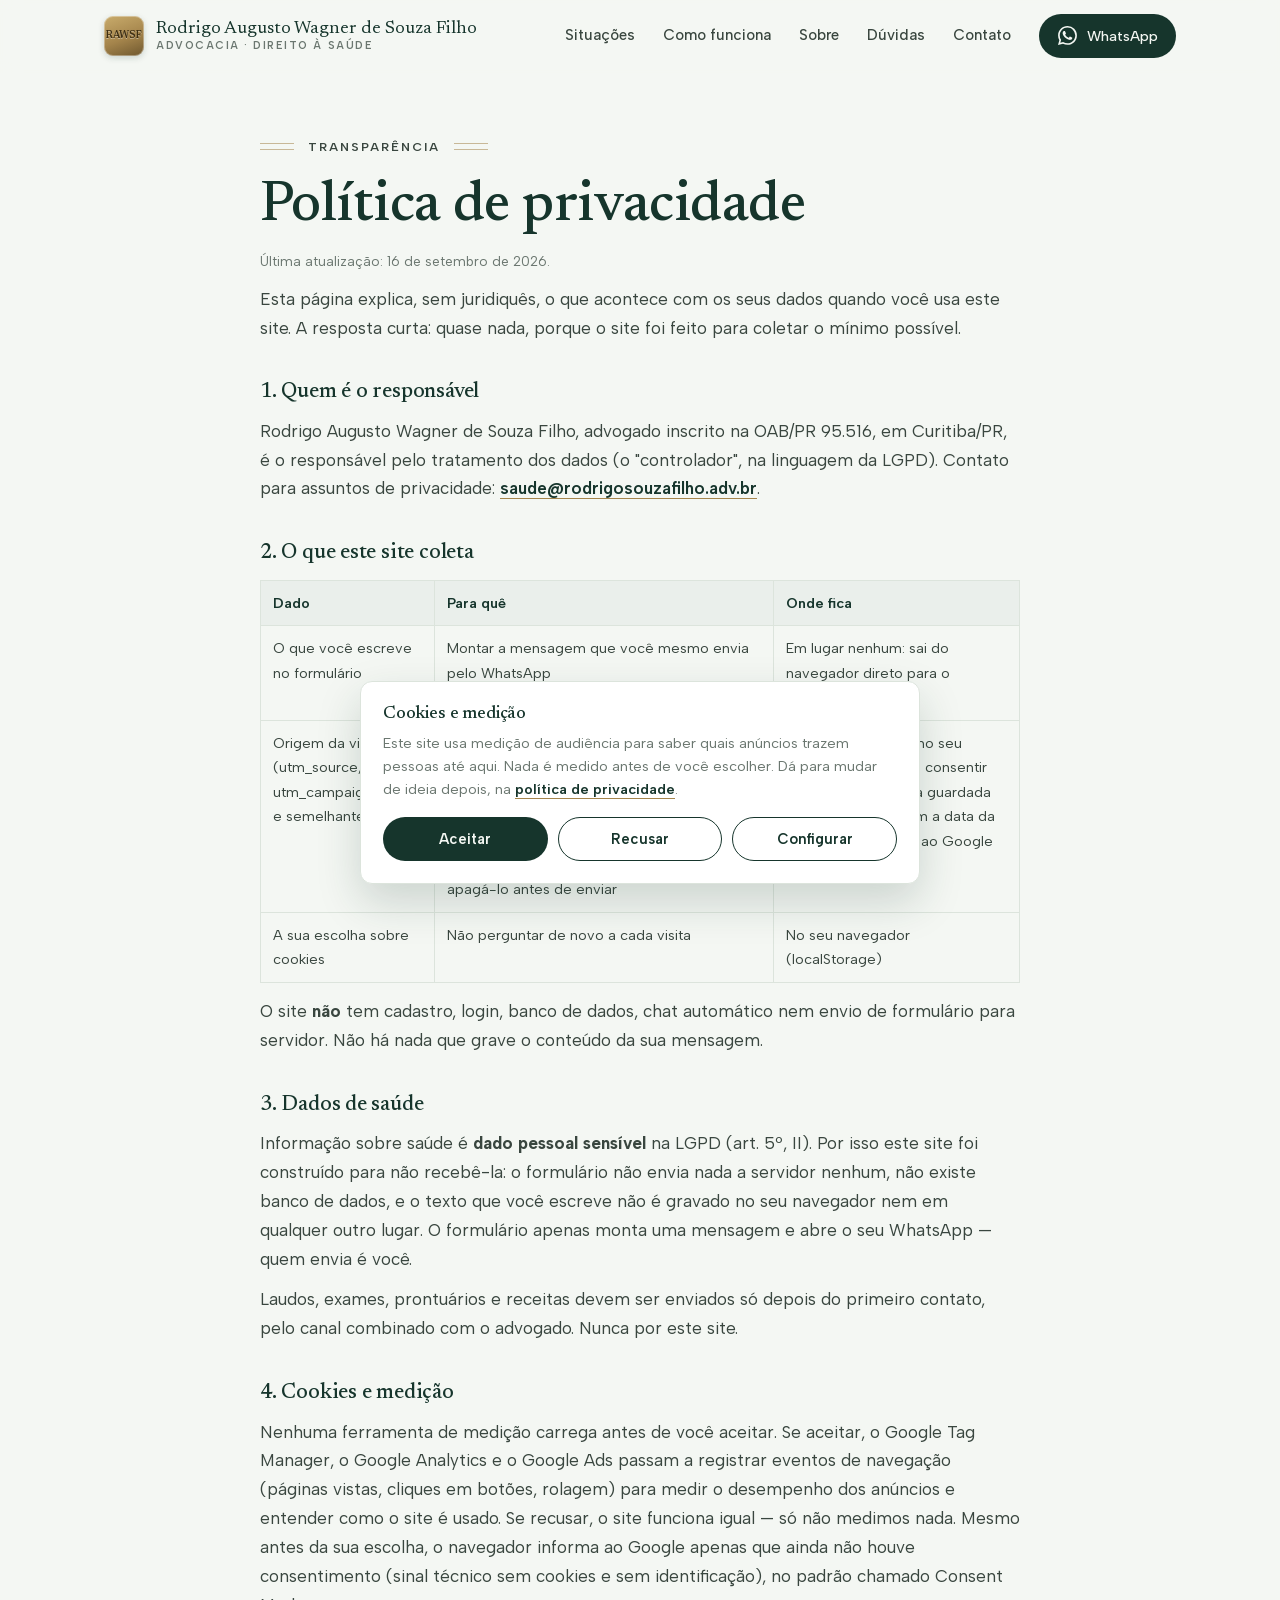
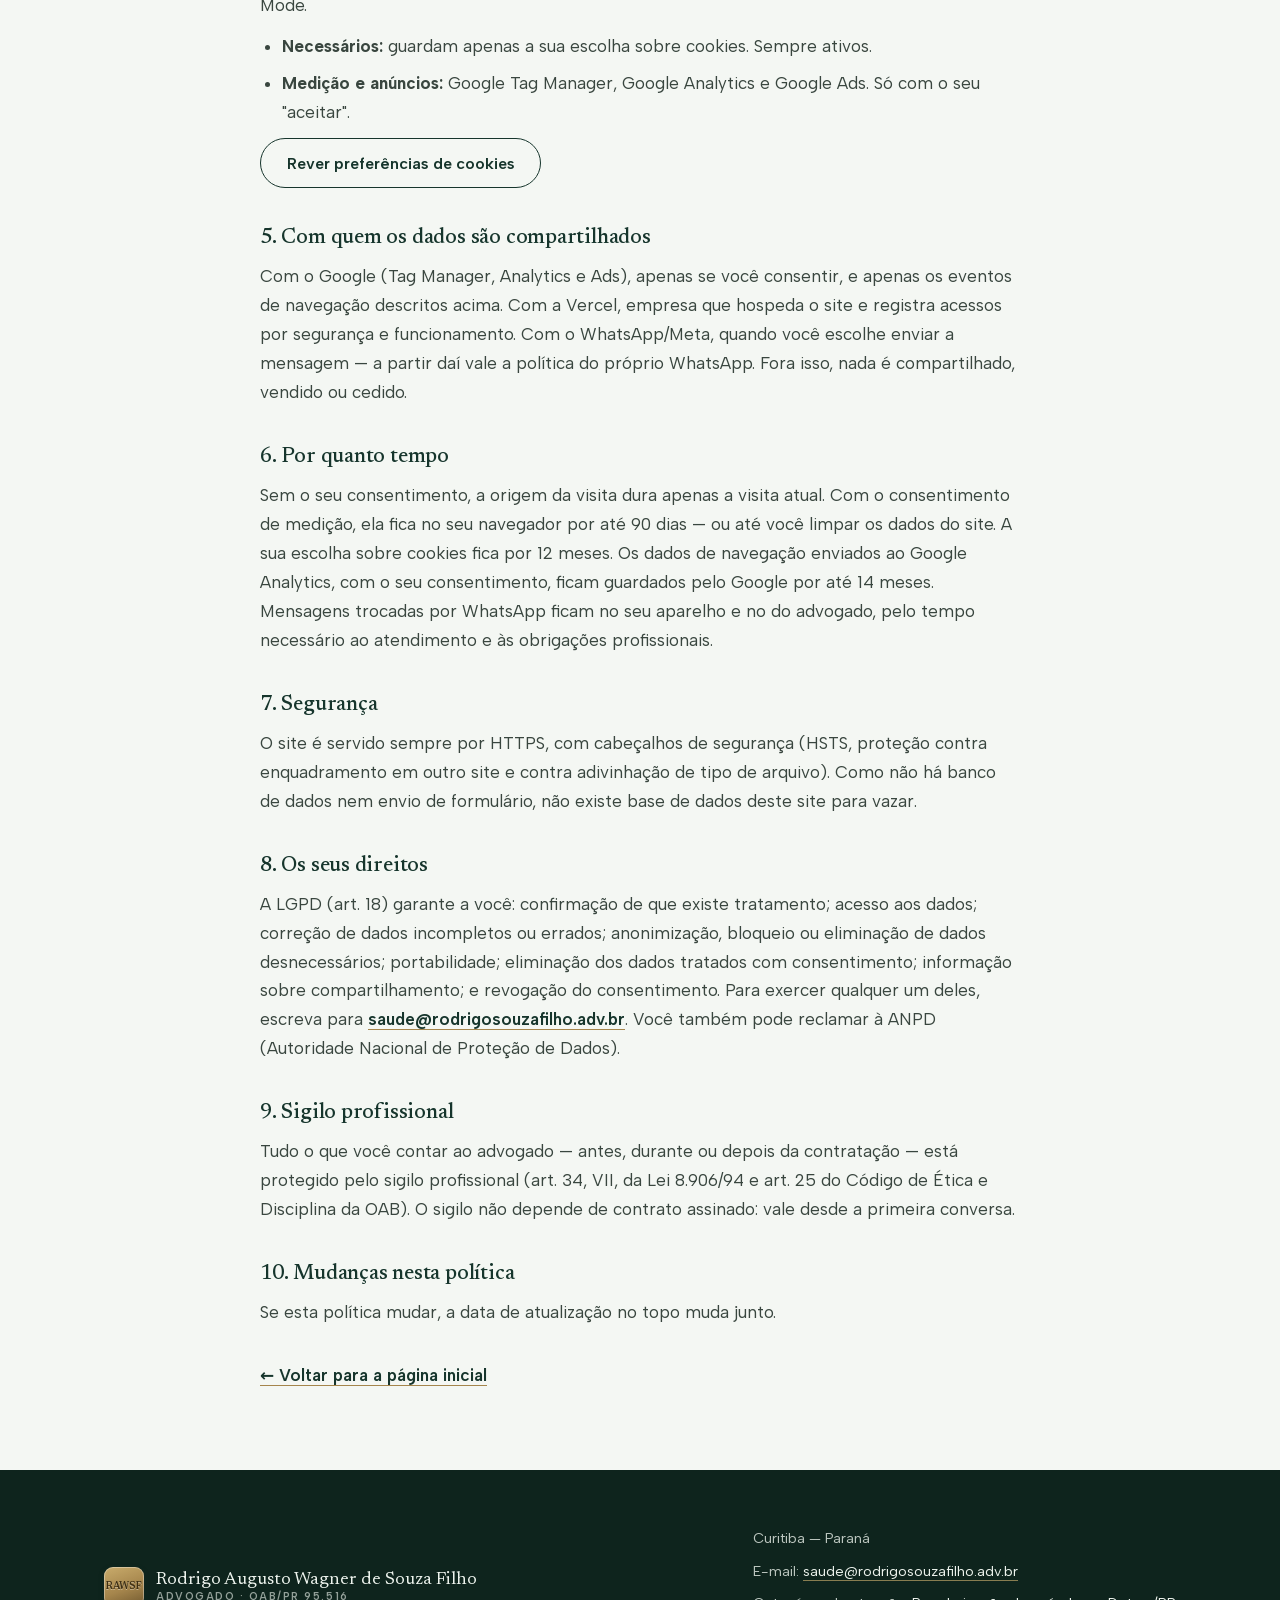
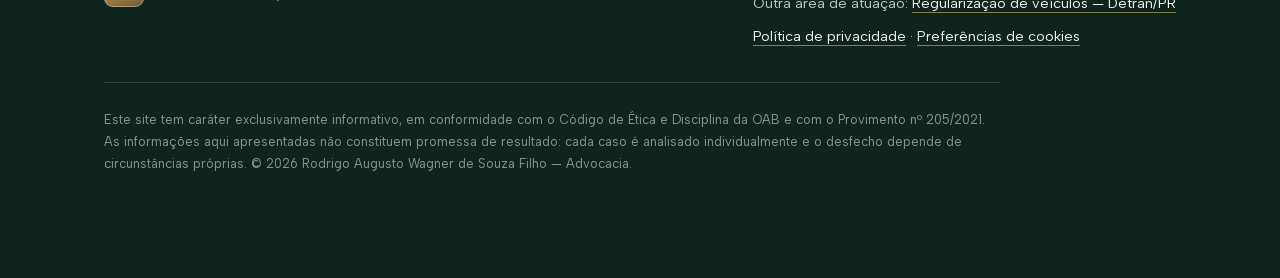
<file: privacidade.html>
<!DOCTYPE html>
<html lang="pt-BR">
<head>
<!-- ============================================================
  Direito à Saúde — Rodrigo Augusto Wagner de Souza Filho (OAB/PR 95.516)
  Dados de contato: TODOS ficam em config.js. As páginas são geradas
  a partir de modelos/ pelo build (npm run build), que o Vercel roda
  sozinho a cada publicação no GitHub. Para trocar telefone, e-mail,
  domínio ou o link do outro site: edite APENAS config.js e envie ao
  GitHub — sem terminal, sem comando manual. Não edite os HTML da
  raiz: qualquer build os sobrescreve a partir de modelos/.
============================================================ -->
<meta charset="UTF-8">
<meta name="viewport" content="width=device-width, initial-scale=1.0">
<title>Política de privacidade | Rodrigo Augusto Wagner de Souza Filho — Advocacia</title>
<meta name="description" content="Como este site trata — e como evita tratar — dados pessoais.">
<meta name="theme-color" content="#16352C">
<meta name="author" content="Rodrigo Augusto Wagner de Souza Filho">
<meta name="robots" content="noindex, follow">

<link rel="canonical" href="https://saude.rodrigosouzafilho.adv.br/privacidade">
<meta property="og:url" content="https://saude.rodrigosouzafilho.adv.br/privacidade">
<meta property="og:image" content="https://saude.rodrigosouzafilho.adv.br/assets/og-direito-saude.png">
<meta property="og:image:width" content="1200">
<meta property="og:image:height" content="630">
<meta property="og:image:alt" content="Direito à Saúde — Rodrigo Augusto Wagner de Souza Filho, OAB/PR 95.516, Curitiba.">

<meta property="og:type" content="website">
<meta property="og:locale" content="pt_BR">
<meta property="og:site_name" content="Rodrigo Augusto Wagner de Souza Filho — Advocacia">
<meta property="og:title" content="Política de privacidade | Rodrigo Augusto Wagner de Souza Filho — Advocacia">
<meta property="og:description" content="Como este site trata dados pessoais, o que é medido, com que base, e como mudar as preferências de cookies a qualquer momento.">
<meta name="twitter:card" content="summary_large_image">
<link rel="icon" href="assets/favicon.svg" type="image/svg+xml">
<link rel="preload" href="assets/fontes/albert-sans.woff2" as="font" type="font/woff2" crossorigin>
<link rel="preload" href="assets/fontes/newsreader-roman.woff2" as="font" type="font/woff2" crossorigin>
<link rel="stylesheet" href="assets/estilo.css?v=0611d1d6">
<script>/* modo-JS com failsafe: se assets/app.js não confirmar que rodou
(bloqueio, erro de rede), a classe sai e todo o conteúdo fica visível.
Animações são só aprimoramento progressivo. */
(function(d){d.classList.add("js");setTimeout(function(){if(!window.__rsfOk)d.classList.remove("js")},1600)})(document.documentElement)</script>
<script type="application/ld+json">
{
  "@context": "https://schema.org",
  "@type": "LegalService",
  "name": "Dr. Rodrigo Augusto Wagner de Souza Filho — Advocacia em Direito à Saúde",
  "description": "Ações judiciais contra planos de saúde: negativas de cobertura, medicamentos de alto custo, terapias, home care, urgência e emergência, cancelamento de planos de saúde empresariais e continuidade de tratamento.",
  "areaServed": [
    "Curitiba",
    "Paraná",
    "Brasil"
  ],
  "address": {
    "@type": "PostalAddress",
    "addressLocality": "Curitiba",
    "addressRegion": "PR",
    "addressCountry": "BR"
  },
  "knowsAbout": [
    "Direito à Saúde",
    "Planos de Saúde",
    "Negativa de Cobertura",
    "Cancelamento de Plano de Saúde Empresarial",
    "Continuidade de Tratamento",
    "Planos Empresariais com Poucos Beneficiários",
    "Liminar",
    "Direito do Consumidor"
  ],
  "provider": {
    "@type": "Attorney",
    "name": "Rodrigo Augusto Wagner de Souza Filho",
    "identifier": "OAB/PR 95.516",
    "url": "https://www.rodrigosouzafilho.adv.br",
    "sameAs": ["https://carrosantigos.rodrigosouzafilho.adv.br"],
    "areaServed": [
      "Curitiba",
      "Paraná",
      "Brasil"
    ]
  }
}
</script>
</head>
<body>
<a class="pular" href="#inicio">Pular para o conteúdo</a>
<header class="topo" id="topo">
  <div class="container topo-inner">
    <a class="marca" href="/" aria-label="Início — Dr. Rodrigo Augusto Wagner de Souza Filho, advocacia">
      <span class="marca-mono" aria-hidden="true">RAWSF</span>
      <span class="marca-nome">Rodrigo Augusto Wagner de Souza Filho<small>Advocacia · Direito à Saúde</small></span>
    </a>
    <nav class="nav" aria-label="Navegação principal">
      <a href="/#situacoes">Situações</a>
      <a href="/#como-funciona">Como funciona</a>
      <a href="/#sobre">Sobre</a>
      <a href="/#duvidas">Dúvidas</a>
      <a href="/#contato-final">Contato</a>
      <a class="btn btn-primario" href="https://wa.me/5541988797835?text=Ol%C3%A1%2C%20Dr.%20Rodrigo.%20Vim%20pelo%20site%20de%20Direito%20%C3%A0%20Sa%C3%BAde.%20Meu%20plano%20negou%20uma%20cobertura%20e%20gostaria%20de%20saber%20quais%20documentos%20s%C3%A3o%20necess%C3%A1rios%20para%20analisar%20o%20caso." data-zap data-msg="Olá, Dr. Rodrigo. Vim pelo site de Direito à Saúde. Meu plano negou uma cobertura e gostaria de saber quais documentos são necessários para analisar o caso." data-local="cabecalho" target="_blank" rel="noopener"><svg viewBox="0 0 24 24" fill="currentColor" aria-hidden="true"><path d="M20.5 3.5A11.9 11.9 0 0 0 12 0C5.4 0 .1 5.3.1 11.9c0 2.1.6 4.2 1.6 6L0 24l6.3-1.6c1.7.9 3.7 1.4 5.7 1.4 6.6 0 11.9-5.3 11.9-11.9 0-3.2-1.2-6.2-3.4-8.4ZM12 21.8c-1.8 0-3.5-.5-5-1.4l-.4-.2-3.7 1 1-3.6-.2-.4a9.86 9.86 0 0 1-1.5-5.3C2.2 6.4 6.6 2 12 2c2.6 0 5.1 1 6.9 2.9a9.7 9.7 0 0 1 2.9 7c0 5.5-4.4 9.9-9.8 9.9Zm5.4-7.4c-.3-.1-1.8-.9-2-1-.3-.1-.5-.1-.7.1-.2.3-.8 1-.9 1.2-.2.2-.3.2-.6.1-.3-.2-1.3-.5-2.4-1.5-.9-.8-1.5-1.8-1.7-2.1-.2-.3 0-.5.1-.6l.5-.6c.1-.2.2-.3.3-.5.1-.2 0-.4 0-.5l-1-2.2c-.2-.6-.5-.5-.7-.5h-.6c-.2 0-.5.1-.8.4-.3.3-1 1-1 2.5s1.1 2.9 1.2 3.1c.1.2 2.1 3.2 5.1 4.5.7.3 1.3.5 1.7.6.7.2 1.4.2 1.9.1.6-.1 1.8-.7 2-1.4.3-.7.3-1.3.2-1.4-.1-.2-.3-.2-.6-.4Z"/></svg>WhatsApp</a>
    </nav>
  </div>
</header>

<main id="inicio">
<div class="container texto">
  <p class="eyebrow">Transparência</p>
  <h1>Política de privacidade</h1>
  <p class="atualizado">Última atualização: 16 de setembro de 2026.</p>
  <p>Esta página explica, sem juridiquês, o que acontece com os seus dados quando você usa este site. A resposta
    curta: quase nada, porque o site foi feito para coletar o mínimo possível.</p>

  <h2>1. Quem é o responsável</h2>
  <p>Rodrigo Augusto Wagner de Souza Filho, advogado inscrito na OAB/PR 95.516, em Curitiba/PR, é o responsável pelo tratamento dos dados (o
    "controlador", na linguagem da LGPD). Contato para assuntos de privacidade:
    <a href="mailto:saude@rodrigosouzafilho.adv.br">saude@rodrigosouzafilho.adv.br</a>.</p>
  <!-- Sem e-mail em config.js: a frase de contato para privacidade acima não aparece. Nenhum aviso de configuração é exibido ao visitante. -->

  <h2>2. O que este site coleta</h2>
  <table>
    <tr><th>Dado</th><th>Para quê</th><th>Onde fica</th></tr>
    <tr><td>O que você escreve no formulário</td><td>Montar a mensagem que você mesmo envia pelo WhatsApp</td>
      <td>Em lugar nenhum: sai do navegador direto para o WhatsApp</td></tr>
    <tr><td>Origem da visita (utm_source, utm_campaign, gclid e semelhantes)</td>
      <td>Saber qual anúncio trouxe você e medir se o anúncio valeu a pena. O código do clique no anúncio pode entrar, como "Ref:", no fim da mensagem que você mesmo envia pelo WhatsApp, para o escritório saber qual anúncio originou o contato; você pode apagá-lo antes de enviar</td>
      <td>Durante a visita, só no seu navegador; se você consentir com a medição, fica guardada por até 90 dias (com a data da coleta) e é enviada ao Google Ads</td></tr>
    <tr><td>A sua escolha sobre cookies</td><td>Não perguntar de novo a cada visita</td>
      <td>No seu navegador (localStorage)</td></tr>
  </table>
  <p>O site <strong>não</strong> tem cadastro, login, banco de dados, chat automático nem envio de formulário
    para servidor. Não há nada que grave o conteúdo da sua mensagem.</p>

  <h2>3. Dados de saúde</h2>
  <p>Informação sobre saúde é <strong>dado pessoal sensível</strong> na LGPD (art. 5º, II). Por isso este site
    foi construído para não recebê-la: o formulário não envia nada a servidor nenhum, não existe banco de
    dados, e o texto que você escreve não é gravado no seu navegador nem em qualquer outro lugar. O formulário
    apenas monta uma mensagem e abre o seu WhatsApp — quem envia é você.</p>
  <p>Laudos, exames, prontuários e receitas devem ser enviados só depois do primeiro contato, pelo canal
    combinado com o advogado. Nunca por este site.</p>

  <h2 id="cookies">4. Cookies e medição</h2>
  <p>Nenhuma ferramenta de medição carrega antes de você aceitar. Se aceitar, o Google Tag Manager, o Google Analytics
    e o Google Ads passam a registrar eventos de navegação (páginas vistas, cliques em botões, rolagem) para medir o
    desempenho dos anúncios e entender como o site é usado. Se recusar, o site funciona igual — só não medimos nada. Mesmo antes da sua escolha, o navegador informa ao Google apenas que ainda não houve consentimento (sinal técnico sem cookies e sem identificação), no padrão chamado Consent Mode.</p>
  <ul>
    <li><strong>Necessários:</strong> guardam apenas a sua escolha sobre cookies. Sempre ativos.</li>
    <li><strong>Medição e anúncios:</strong> Google Tag Manager, Google Analytics e Google Ads. Só com o seu "aceitar".</li>
  </ul>
  <p><button class="btn btn-contorno" type="button" id="refazerCookies">Rever preferências de cookies</button></p>
  <noscript><p class="muted">Com o JavaScript desligado, nenhuma medição é carregada — não há nada a
    configurar nesta visita.</p></noscript>

  <h2>5. Com quem os dados são compartilhados</h2>
  <p>Com o Google (Tag Manager, Analytics e Ads), apenas se você consentir, e apenas os eventos de navegação descritos
    acima. Com a Vercel, empresa que hospeda o site e registra acessos por segurança e funcionamento. Com o
    WhatsApp/Meta, quando você escolhe enviar a mensagem — a partir daí vale a política do próprio WhatsApp.
    Fora isso, nada é compartilhado, vendido ou cedido.</p>

  <h2>6. Por quanto tempo</h2>
  <p>Sem o seu consentimento, a origem da visita dura apenas a visita atual. Com o consentimento de medição, ela fica no seu navegador por até 90 dias — ou até você limpar os dados do site. A sua
    escolha sobre cookies fica por 12 meses. Os dados de navegação enviados ao Google Analytics, com o seu consentimento, ficam guardados pelo Google por até 14 meses. Mensagens trocadas por WhatsApp ficam no seu aparelho e no do
    advogado, pelo tempo necessário ao atendimento e às obrigações profissionais.</p>

  <h2>7. Segurança</h2>
  <p>O site é servido sempre por HTTPS, com cabeçalhos de segurança (HSTS, proteção contra enquadramento em
    outro site e contra adivinhação de tipo de arquivo). Como não há banco de dados nem envio de formulário,
    não existe base de dados deste site para vazar.</p>

  <h2>8. Os seus direitos</h2>
  <p>A LGPD (art. 18) garante a você: confirmação de que existe tratamento; acesso aos dados; correção de dados
    incompletos ou errados; anonimização, bloqueio ou eliminação de dados desnecessários; portabilidade;
    eliminação dos dados tratados com consentimento; informação sobre compartilhamento; e revogação do
    consentimento. Para exercer qualquer um deles, escreva para
    <a href="mailto:saude@rodrigosouzafilho.adv.br">saude@rodrigosouzafilho.adv.br</a>. Você também pode reclamar à ANPD (Autoridade Nacional de
    Proteção de Dados).</p>

  <h2>9. Sigilo profissional</h2>
  <p>Tudo o que você contar ao advogado — antes, durante ou depois da contratação — está protegido pelo sigilo
    profissional (art. 34, VII, da Lei 8.906/94 e art. 25 do Código de Ética e Disciplina da OAB). O sigilo não
    depende de contrato assinado: vale desde a primeira conversa.</p>

  <h2>10. Mudanças nesta política</h2>
  <p>Se esta política mudar, a data de atualização no topo muda junto.</p>

  <p class="u-mt-34"><a href="/">← Voltar para a página inicial</a></p>
</div>
</main>

<!-- ================= FOOTER ================= -->
<footer class="rodape">
  <div class="container">
    <div class="rodape-grid">
      <div class="marca">
        <span class="marca-mono" aria-hidden="true">RAWSF</span>
        <span class="marca-nome">Rodrigo Augusto Wagner de Souza Filho<small>Advogado · OAB/PR 95.516</small></span>
      </div>
      <div>
        <p>Curitiba — Paraná</p>
        <p class="u-mt-8">E-mail: <a href="mailto:saude@rodrigosouzafilho.adv.br" data-email data-local="rodape">saude@rodrigosouzafilho.adv.br</a></p>
        <p class="u-mt-8">Outra área de atuação: <a href="https://carrosantigos.rodrigosouzafilho.adv.br">Regularização de veículos — Detran/PR</a></p>
        <p class="u-mt-8"><a href="/privacidade">Política de privacidade</a> ·
          <a href="/privacidade#cookies">Preferências de cookies</a></p>
      </div>
    </div>
    <p class="rodape-aviso">Este site tem caráter exclusivamente informativo, em conformidade com o Código de Ética e Disciplina da OAB e com o Provimento nº 205/2021. As informações aqui apresentadas não constituem promessa de resultado: cada caso é analisado individualmente e o desfecho depende de circunstâncias próprias. © 2026 Rodrigo Augusto Wagner de Souza Filho — Advocacia.</p>
  </div>
</footer>

<!-- Banner de consentimento — o MESMO das demais páginas, com ID exclusivo
     #cookiesBanner (nunca reutilizado por título, parágrafo ou seção).
     Permite aceitar, recusar e configurar; o botão "Rever preferências de
     cookies" desta página reabre este painel. -->
<div class="cookies" id="cookiesBanner" role="dialog" aria-labelledby="cookiesTit" hidden>
  <h2 class="serif" id="cookiesTit">Cookies e medição</h2>
  <p>Este site usa medição de audiência para saber quais anúncios trazem pessoas até aqui. Nada é medido antes
    de você escolher. Dá para mudar de ideia depois, na <a href="/privacidade#cookies">política de
    privacidade</a>.</p>
  <div class="cookies-opcoes" id="cookiesOpcoes" hidden>
    <div class="cookies-opcao">
      <input type="checkbox" id="ckNecessario" checked disabled>
      <div><label for="ckNecessario">Necessários</label>
        <p>Fazem o site funcionar e lembram a sua escolha aqui. Não podem ser desligados.</p></div>
    </div>
    <div class="cookies-opcao">
      <input type="checkbox" id="ckMedicao">
      <div><label for="ckMedicao">Medição e anúncios</label>
        <p>Google Tag Manager, Google Analytics e Google Ads: mostram quantas pessoas chegaram por cada anúncio e como navegam pelo site.</p></div>
    </div>
  </div>
  <div class="cookies-acoes">
    <button class="btn btn-primario" type="button" id="ckAceitar">Aceitar</button>
    <button class="btn btn-contorno" type="button" id="ckRecusar">Recusar</button>
    <button class="btn btn-contorno" type="button" id="ckConfigurar">Configurar</button>
    <button class="btn btn-primario" type="button" id="ckSalvar" hidden>Salvar escolhas</button>
  </div>
</div>

<script src="config.js"></script>
<script src="assets/app.js?v=2df83206" defer></script>
</body>
</html>
</file>
<file: assets/estilo.css>
/* ==========================================================
   FONTES — auto-hospedadas em assets/fontes/ (arquivos reais,
   conferidos). Motivo: velocidade (sem DNS/TLS para domínios
   externos) e LGPD (o Google Fonts registraria o IP do visitante
   antes de qualquer consentimento). Os url() abaixo são relativos
   a ESTE arquivo CSS, que já está em assets/ — por isso apontam
   para "fontes/…", não "assets/fontes/…".
   Variáveis: wght 400–600 (Newsreader) / 400–700 (Albert Sans).
========================================================== */
@font-face{
  font-family:"Newsreader";src:url("fontes/newsreader-roman.woff2") format("woff2");
  font-weight:400 600;font-style:normal;font-display:swap;
}
@font-face{
  font-family:"Newsreader";src:url("fontes/newsreader-italic.woff2") format("woff2");
  font-weight:400 600;font-style:italic;font-display:swap;
}
@font-face{
  font-family:"Albert Sans";src:url("fontes/albert-sans.woff2") format("woff2");
  font-weight:400 700;font-style:normal;font-display:swap;
}

/* ==========================================================
   IDENTIDADE VISUAL — compartilhada entre as duas páginas
   Paleta: porcelana fria, verde-pinheiro (araucária),
   grafite esverdeado e latão de placa de escritório.
========================================================== */
:root{
  --porcelana:#F4F7F3;
  --folha:#FFFFFF;
  --pinheiro:#16352C;
  --pinheiro-2:#0E241D;
  --grafite:#39463F;
  --suave:#6B7770;
  --nevoa:#DCE4DC;
  --latao:#A5854C;
  --latao-claro:#C9AC6C;
  --latao-escuro:#6E572E;
  --wa:#25D366;
  --serif:"Newsreader",Georgia,serif;
  --sans:"Albert Sans",system-ui,-apple-system,"Segoe UI",sans-serif;
  --raio:10px;
  --sombra:0 10px 30px rgba(22,53,44,.08);
  --transicao:.28s cubic-bezier(.4,0,.2,1);
}
*{margin:0;padding:0;box-sizing:border-box}
html{scroll-behavior:smooth}
body{
  font-family:var(--sans);
  background:var(--porcelana);
  color:var(--grafite);
  font-size:1.0625rem;
  line-height:1.7;
  -webkit-font-smoothing:antialiased;
}
img,svg{display:block}
a{color:inherit}
section{scroll-margin-top:88px}
.container{max-width:1120px;margin:0 auto;padding:0 24px}

/* ---------- tipografia ---------- */
h1,h2,.serif{font-family:var(--serif);color:var(--pinheiro);font-weight:500;line-height:1.15;letter-spacing:-.01em}
h1{font-size:clamp(2.2rem,5.2vw,3.5rem)}
h2{font-size:clamp(1.7rem,3.4vw,2.4rem)}
h1 em,h2 em,.band em{font-style:italic;font-weight:500;color:var(--latao-escuro)}
.band em{color:var(--latao-claro)}
h3{font-family:var(--sans);font-weight:600;font-size:1.06rem;color:var(--pinheiro);line-height:1.35}
.lead{font-size:clamp(1.08rem,2vw,1.22rem);color:var(--grafite);max-width:38em}
p.muted,.muted{color:var(--suave)}

/* eyebrow estilo "papel timbrado": rótulo entre filetes duplos */
.eyebrow{
  display:inline-flex;align-items:center;gap:14px;
  font-size:.78rem;font-weight:600;letter-spacing:.16em;text-transform:uppercase;
  color:var(--latao-escuro);margin-bottom:18px;
}
.eyebrow::before,.eyebrow::after{
  content:"";width:34px;height:5px;
  border-top:1px solid var(--latao);border-bottom:1px solid var(--latao);
  opacity:.55;
}
.eyebrow--right::after{display:none}

/* ---------- header ---------- */
.topo{
  position:fixed;inset:0 0 auto 0;z-index:50;
  background:rgba(244,247,243,.85);backdrop-filter:blur(10px);-webkit-backdrop-filter:blur(10px);
  border-bottom:1px solid transparent;
  transition:border-color var(--transicao),box-shadow var(--transicao);
}
.topo.rolou{border-bottom-color:var(--nevoa);box-shadow:0 4px 20px rgba(22,53,44,.06)}
.topo-inner{display:flex;align-items:center;justify-content:space-between;height:72px}
.marca{display:flex;align-items:center;gap:12px;text-decoration:none}
.marca-mono{
  width:40px;height:40px;border-radius:9px;display:grid;place-items:center;
  background:linear-gradient(160deg,var(--latao-claro),var(--latao) 55%,var(--latao-escuro));
  font-family:var(--serif);font-weight:600;font-size:.62rem;letter-spacing:.01em;color:#3E2F14;
  text-shadow:0 1px 0 rgba(255,255,255,.4);
  box-shadow:inset 0 0 0 1px rgba(255,255,255,.35),0 2px 6px rgba(22,53,44,.18);
}
.marca-nome{font-family:var(--serif);font-size:1.12rem;color:var(--pinheiro);line-height:1.1}
.marca-nome small{display:block;font-family:var(--sans);font-size:.68rem;font-weight:600;letter-spacing:.14em;text-transform:uppercase;color:var(--suave)}
.nav{display:flex;align-items:center;gap:28px}
.nav a{font-size:.94rem;font-weight:500;text-decoration:none;color:var(--grafite);transition:color var(--transicao)}
.nav a:hover{color:var(--pinheiro)}
.nav .btn{padding:.62em 1.2em;font-size:.9rem;min-height:44px}
@media(max-width:860px){.nav a:not(.btn){display:none}}

/* ---------- botões ---------- */
.btn{
  display:inline-flex;align-items:center;justify-content:center;gap:10px;
  font-family:var(--sans);font-weight:600;font-size:1rem;text-decoration:none;
  padding:.9em 1.6em;border-radius:999px;border:1px solid transparent;
  min-height:48px;/* alvo de toque confortável (mín. recomendado: 44px) */
  cursor:pointer;transition:transform var(--transicao),box-shadow var(--transicao),background var(--transicao),color var(--transicao),border-color var(--transicao);
}
.btn svg{width:19px;height:19px;flex:none}
.btn-primario{background:var(--pinheiro);color:var(--porcelana)}
.btn-primario:hover{background:var(--pinheiro-2);transform:translateY(-2px);box-shadow:0 10px 24px rgba(22,53,44,.22)}
.btn-contorno{border-color:var(--pinheiro);color:var(--pinheiro);background:transparent}
.btn-contorno:hover{background:var(--pinheiro);color:var(--porcelana);transform:translateY(-2px)}
/* Botão primário dentro do menu e do bloco de contato: os seletores .nav a e .contato-alt a
   são mais específicos que .btn-primario e herdavam cor de link (texto escuro sobre fundo escuro). */
.nav .btn-primario,.nav .btn-primario:hover,.contato-alt .btn-primario,.contato-alt .btn-primario:hover{color:var(--porcelana);border-bottom-color:transparent}
.contato-titulo{font-size:.78rem;letter-spacing:.14em;text-transform:uppercase;font-weight:700;color:var(--suave);margin:0 0 14px}
.btn:focus-visible,a:focus-visible,summary:focus-visible,button:focus-visible{outline:3px solid var(--latao);outline-offset:3px;border-radius:6px}

/* ---------- hero ---------- */
.hero{
  padding:158px 0 84px;position:relative;overflow:hidden;
  background:
    radial-gradient(720px 420px at 88% -10%,rgba(165,133,76,.13),transparent 65%),
    radial-gradient(560px 420px at -12% 108%,rgba(22,53,44,.07),transparent 60%),
    var(--porcelana);
}
.hero-grid{display:grid;grid-template-columns:minmax(0,7fr) minmax(0,5fr);gap:56px;align-items:center}
.hero h1{margin:0 0 20px}
.hero .lead{margin-bottom:32px}
.hero-ctas{display:flex;flex-wrap:wrap;gap:14px;margin-bottom:30px}
.chips{display:flex;flex-wrap:wrap;gap:10px 22px;list-style:none}
.chips li{display:flex;align-items:center;gap:8px;font-size:.88rem;font-weight:500;color:var(--suave)}
.chips svg{width:15px;height:15px;color:var(--latao);flex:none}
@media(max-width:920px){
  .hero{padding:130px 0 64px}
  .hero-grid{grid-template-columns:1fr;gap:44px}
}

/* ---------- placa de latão (elemento-assinatura) ---------- */
.placa{
  width:min(360px,100%);margin-left:auto;
  padding:34px 30px;border-radius:12px;text-align:center;
  background:linear-gradient(155deg,#D7BC80 0%,var(--latao-claro) 22%,var(--latao) 58%,#8A6C3C 100%);
  box-shadow:inset 0 0 0 1px rgba(255,255,255,.38),inset 0 0 0 7px rgba(62,47,20,.14),inset 0 0 0 8px rgba(255,255,255,.22),0 18px 40px rgba(22,53,44,.22);
  transform:rotate(-1.2deg);
}
.placa *{color:#3E2F14;text-shadow:0 1px 0 rgba(255,255,255,.35)}
.placa-mono{font-family:var(--serif);font-size:1.4rem;font-weight:600;letter-spacing:.06em}
.placa-nome{font-family:var(--serif);font-size:1.2rem;font-weight:500;margin-top:6px}
.placa-fio{width:56px;height:1px;background:rgba(62,47,20,.45);margin:14px auto;box-shadow:0 1px 0 rgba(255,255,255,.35)}
.placa-tit{font-size:.72rem;font-weight:700;letter-spacing:.22em;text-transform:uppercase}
.placa-area{font-family:var(--serif);font-style:italic;font-size:1.02rem;margin-top:10px}
@media(max-width:920px){.placa{margin:0 auto;transform:rotate(0)}}

/* ---------- seções ---------- */
.secao{padding:88px 0}
.secao-cab{max-width:640px;margin-bottom:46px}
.secao-cab p{margin-top:12px}
@media(max-width:720px){.secao{padding:64px 0}}

/* cards de situações */
.cards{display:grid;grid-template-columns:repeat(4,1fr);gap:18px;list-style:none}
.card{
  background:var(--folha);border:1px solid var(--nevoa);border-radius:var(--raio);
  padding:26px 22px;transition:transform var(--transicao),box-shadow var(--transicao),border-color var(--transicao);
}
.card:hover{transform:translateY(-4px);border-color:var(--latao);box-shadow:var(--sombra)}
.card-icone{
  width:44px;height:44px;border-radius:9px;display:grid;place-items:center;margin-bottom:16px;
  background:rgba(22,53,44,.06);color:var(--pinheiro);
}
.card-icone svg{width:22px;height:22px}
.card h3{margin-bottom:8px}
.card p{font-size:.92rem;line-height:1.55;color:var(--suave)}
@media(max-width:1000px){.cards{grid-template-columns:repeat(2,1fr)}}
@media(max-width:560px){.cards{grid-template-columns:1fr}}

/* faixa escura (declaração) */
.band{background:var(--pinheiro);color:var(--porcelana);padding:84px 0}
.band-inner{max-width:820px}
.band .eyebrow{color:var(--latao-claro)}
.band .eyebrow::before,.band .eyebrow::after{border-color:var(--latao-claro)}
.band p.grande{font-family:var(--serif);font-size:clamp(1.5rem,3.2vw,2.15rem);line-height:1.35;color:#EDF3ED}
.band p.ressalva{margin-top:22px;font-size:.95rem;color:rgba(237,243,237,.72);max-width:44em}

/* etapas */
.etapas{display:grid;grid-template-columns:repeat(4,1fr);gap:34px 26px;counter-reset:etapa;list-style:none}
.etapa{counter-increment:etapa;position:relative;padding-top:14px}
.etapa::before{
  content:counter(etapa,decimal-leading-zero);
  font-family:var(--serif);font-size:2.6rem;font-weight:500;line-height:1;
  color:var(--latao);display:block;margin-bottom:12px;
}
.etapa::after{content:"";position:absolute;top:34px;left:64px;right:0;height:1px;background:var(--nevoa)}
.etapa:last-child::after{display:none}
.etapa h3{margin-bottom:8px}
.etapa p{font-size:.94rem;color:var(--suave);line-height:1.6}
@media(max-width:960px){
  .etapas{grid-template-columns:1fr 1fr}
  .etapa:nth-child(2)::after{display:none}
}
@media(max-width:560px){.etapas{grid-template-columns:1fr}.etapa::after{display:none}}

/* documentos */
.docs{background:var(--folha);border:1px solid var(--nevoa);border-radius:var(--raio);padding:34px 32px;display:flex;flex-wrap:wrap;gap:28px;align-items:center}
.docs-titulo{flex:1 1 240px}
.docs-titulo h3{font-family:var(--serif);font-size:1.3rem;font-weight:500}
.docs-titulo p{font-size:.92rem;color:var(--suave);margin-top:6px}
.docs ul{flex:2 1 420px;display:grid;grid-template-columns:1fr 1fr;gap:12px 26px;list-style:none}
.docs li{display:flex;gap:10px;align-items:flex-start;font-size:.95rem}
.docs li svg{width:17px;height:17px;color:var(--latao);flex:none;margin-top:4px}
@media(max-width:640px){.docs ul{grid-template-columns:1fr}}

/* sobre */
.sobre-grid{display:grid;grid-template-columns:minmax(0,5fr) minmax(0,7fr);gap:56px;align-items:center}
.sobre p+p{margin-top:14px}
.sobre-lista{margin-top:24px;list-style:none;display:grid;gap:12px}
.sobre-lista li{display:flex;gap:12px;align-items:flex-start}
.sobre-lista svg{width:18px;height:18px;color:var(--latao);flex:none;margin-top:5px}
.sobre-lista strong{color:var(--pinheiro);font-weight:600}
/* Para usar uma FOTO no lugar da placa: substitua a <div class="placa">
   por <img src="sua-foto.jpg" alt="Dr. Rodrigo Augusto Wagner de Souza Filho" style="width:100%;border-radius:12px"> */
@media(max-width:920px){.sobre-grid{grid-template-columns:1fr;gap:40px}}

/* FAQ */
.faq{max-width:780px}
.faq details{border-bottom:1px solid var(--nevoa)}
.faq summary{
  list-style:none;cursor:pointer;display:flex;justify-content:space-between;align-items:center;gap:18px;
  padding:22px 4px;font-weight:600;color:var(--pinheiro);font-size:1.04rem;
}
.faq summary::-webkit-details-marker{display:none}
.faq summary .mais{flex:none;width:26px;height:26px;border-radius:50%;border:1px solid var(--nevoa);display:grid;place-items:center;color:var(--latao-escuro);font-weight:500;transition:transform var(--transicao),background var(--transicao)}
.faq details[open] .mais{transform:rotate(45deg);background:rgba(165,133,76,.12)}
.faq details p{padding:0 44px 24px 4px;color:var(--suave)}

/* contato */
.contato{background:var(--folha);border-top:1px solid var(--nevoa)}
.contato-grid{display:grid;grid-template-columns:minmax(0,6fr) minmax(0,6fr);gap:56px}
.form{display:grid;gap:16px}
.form label{font-size:.85rem;font-weight:600;color:var(--pinheiro);display:grid;gap:7px}
.form input,.form textarea{
  font:inherit;color:var(--grafite);background:var(--porcelana);
  border:1px solid var(--nevoa);border-radius:8px;padding:.85em 1em;width:100%;
  transition:border-color var(--transicao),box-shadow var(--transicao);
}
.form input:focus,.form textarea:focus{outline:none;border-color:var(--latao);box-shadow:0 0 0 3px rgba(165,133,76,.18)}
.form textarea{min-height:120px;resize:vertical}
.form .btn{justify-content:center;width:100%}
.form small{color:var(--suave);font-size:.8rem;line-height:1.5}
.contato-alt{display:grid;gap:18px;align-content:start}
.contato-alt a{color:var(--pinheiro);font-weight:600;text-decoration:none;border-bottom:1px solid var(--latao)}
@media(max-width:880px){.contato-grid{grid-template-columns:1fr;gap:44px}}

/* footer */
.rodape{background:var(--pinheiro-2);color:rgba(237,243,237,.78);padding:56px 0 40px;font-size:.9rem}
/* Opacidade do sublinhado subiu de .5 para .65: a .5 o contraste do fio contra
   o fundo do rodapé media 2,87:1, abaixo do mínimo de 3:1 para elemento gráfico. */
.rodape a{color:#EDF3ED;text-decoration:none;border-bottom:1px solid rgba(201,172,108,.65)}
.rodape a:hover{border-bottom-color:var(--latao-claro)}
.rodape-grid{display:flex;flex-wrap:wrap;gap:32px;justify-content:space-between;margin-bottom:34px}
.rodape .marca-nome{color:#EDF3ED}
.rodape .marca-nome small{color:rgba(237,243,237,.6)}
.rodape-aviso{border-top:1px solid rgba(237,243,237,.15);padding-top:26px;font-size:.8rem;line-height:1.7;color:rgba(237,243,237,.55);max-width:70em}

/* WhatsApp flutuante */
.zap-flutuante{
  position:fixed;right:20px;bottom:20px;z-index:60;
  width:58px;height:58px;border-radius:50%;display:grid;place-items:center;
  background:var(--wa);color:#fff;box-shadow:0 10px 26px rgba(18,140,80,.4);
  transition:transform var(--transicao),box-shadow var(--transicao);
}
.zap-flutuante:hover{transform:translateY(-3px) scale(1.05);box-shadow:0 14px 32px rgba(18,140,80,.5)}
.zap-flutuante svg{width:30px;height:30px}

/* animações de entrada — MELHORIA PROGRESSIVA:
   o conteúdo nasce visível. Só o JS (classe .js no <html>) esconde
   para animar. Sem JS, erro de JS ou bloqueio: tudo aparece. */
.reveal{opacity:1;transform:none}
.js .reveal{opacity:0;transform:translateY(22px);transition:opacity .7s ease,transform .7s ease}
.js .reveal.visivel{opacity:1;transform:none}
.hero .reveal{transition-duration:.85s}
@media(prefers-reduced-motion:reduce){
  html{scroll-behavior:auto}
  .reveal,.js .reveal{opacity:1;transform:none;transition:none}
  .btn,.card,.zap-flutuante,.topo,.barra-zap{transition:none}
}
/* ============================================================
   ACRÉSCIMOS À IDENTIDADE ORIGINAL
   Tudo abaixo usa as mesmas variáveis, raios, sombras e fontes
   já definidas acima. Nada de paleta nova, nada de estilo novo.
============================================================ */

/* única cor nova em toda a folha: o vermelho sóbrio de erro de
   formulário (não existe equivalente na paleta original). */
:root{--erro:#8C2F1F}

/* link de texto no hero para a seção Sobre (aparece também no celular,
   onde o menu some) */
.link-sobre{color:var(--pinheiro);font-weight:600;text-decoration:underline;text-underline-offset:3px;white-space:nowrap}
/* Mesmo tratamento do link acima, sem o nowrap: o rótulo é mais longo e
   precisa poder quebrar em telas estreitas. */
.link-contato{color:var(--pinheiro);font-weight:600;text-decoration:underline;text-underline-offset:3px}
.link-contato:hover{color:var(--latao-escuro)}
.link-sobre:hover{color:var(--latao-escuro)}

/* ---------- utilitários ---------- */
[hidden]{display:none !important}
.so-leitor{
  position:absolute;width:1px;height:1px;padding:0;margin:-1px;
  overflow:hidden;clip:rect(0 0 0 0);white-space:nowrap;border:0;
}

/* pular para o conteúdo (teclado / leitor de tela) */
.pular{
  position:absolute;left:16px;top:-70px;z-index:100;
  background:var(--pinheiro);color:var(--porcelana);
  padding:.8em 1.2em;border-radius:0 0 8px 8px;font-weight:600;text-decoration:none;
  transition:top var(--transicao);
}
.pular:focus{top:0}

/* ---------- foto reservada (no lugar da placa, quando houver) ---------- */
/* Retrato profissional emoldurado (seção Sobre): mesmo cartão da
   identidade — superfície branca, borda névoa, sombra — servindo de
   passe-partout, com legenda-placa em filete duplo de latão. Idêntico
   ao site institucional; aqui a moldura ocupa a coluna da foto (360px). */
.foto-quadro{
  width:min(360px,100%);margin-left:auto;
  background:var(--folha);border:1px solid var(--nevoa);border-radius:14px;
  box-shadow:var(--sombra);padding:12px;
}
.foto-quadro img{display:block;width:100%;height:auto;border-radius:9px;background:var(--nevoa)}
.foto-legenda{padding:16px 6px 6px;text-align:center}
.foto-fio{display:block;width:64px;height:5px;margin:0 auto 12px;border-top:1px solid var(--latao);border-bottom:1px solid var(--latao);opacity:.55}
.foto-linha{display:block;font-size:.8rem;font-weight:600;letter-spacing:.12em;text-transform:uppercase;color:var(--pinheiro)}
.foto-linha-area{margin-top:5px;font-family:var(--serif);font-style:italic;font-weight:500;font-size:.95rem;letter-spacing:.02em;text-transform:none;color:var(--latao-escuro)}
@media(max-width:920px){.foto-quadro{margin:0 auto}}

/* ---------- avisos e selos ---------- */
.aviso{
  display:flex;gap:12px;align-items:flex-start;
  background:rgba(165,133,76,.07);border:1px solid rgba(165,133,76,.3);
  border-radius:var(--raio);padding:16px 18px;font-size:.88rem;line-height:1.55;color:var(--grafite);
}
.aviso svg{width:18px;height:18px;color:var(--latao-escuro);flex:none;margin-top:3px}
.aviso strong{color:var(--pinheiro)}

.selo-oab{
  display:inline-flex;align-items:center;gap:10px;
  border:1px solid var(--nevoa);background:var(--folha);
  border-radius:999px;padding:.5em 1em;font-size:.82rem;font-weight:600;color:var(--pinheiro);
}
.selo-oab svg{width:15px;height:15px;color:var(--latao)}

/* ---------- formulário: acréscimos ---------- */
.form select{
  font:inherit;color:var(--grafite);background:var(--porcelana);
  border:1px solid var(--nevoa);border-radius:8px;padding:.85em 1em;width:100%;
  min-height:48px;appearance:none;cursor:pointer;
  background-image:url("data:image/svg+xml,%3Csvg xmlns='http://www.w3.org/2000/svg' viewBox='0 0 24 24' fill='none' stroke='%2339463F' stroke-width='2'%3E%3Cpath d='m6 9 6 6 6-6'/%3E%3C/svg%3E");
  background-repeat:no-repeat;background-position:right 14px center;background-size:16px;
  padding-right:42px;
  transition:border-color var(--transicao),box-shadow var(--transicao);
}
.form select:focus{outline:none;border-color:var(--latao);box-shadow:0 0 0 3px rgba(165,133,76,.18)}
.form input,.form textarea{min-height:48px}
.form textarea{min-height:120px}
.form .campo-opcional{font-weight:400;color:var(--suave);text-transform:none;letter-spacing:0}
.form-erro{
  font-size:.82rem;font-weight:500;color:var(--erro);display:none;
}
.form-erro.aparece{display:block}
.form [aria-invalid="true"]{border-color:var(--erro);box-shadow:0 0 0 3px rgba(140,47,31,.12)}
.form-nota{
  font-size:.8rem;color:var(--suave);line-height:1.55;
  border-left:2px solid var(--nevoa);padding-left:12px;
}

/* honeypot antispam — invisível para gente, visível para robô */
.form .campo-mel{position:absolute;left:-9999px;width:1px;height:1px;overflow:hidden}

/* ---------- barra fixa de WhatsApp (celular) ---------- */
.barra-zap{
  position:fixed;left:0;right:0;bottom:0;z-index:70;
  display:none;
  padding:10px 16px calc(10px + env(safe-area-inset-bottom));
  background:rgba(244,247,243,.94);backdrop-filter:blur(10px);-webkit-backdrop-filter:blur(10px);
  border-top:1px solid var(--nevoa);box-shadow:0 -6px 24px rgba(22,53,44,.1);
  transform:translateY(0);transition:transform var(--transicao),opacity var(--transicao);
}
.barra-zap .btn{width:100%;font-size:1.02rem}
.barra-zap.recolhida{transform:translateY(120%);opacity:0;pointer-events:none}
@media(max-width:720px){
  .barra-zap{display:block}
  /* a barra e o botão flutuante nunca convivem */
  .zap-flutuante{display:none}
  /* espaço para a barra não cobrir o fim da página */
  /* A barra cresce com a area segura do aparelho (barra de gestos do iPhone),
     entao a reserva do corpo tem de crescer junto. Com numero fixo, a barra
     cobria o fim da pagina nesses aparelhos. */
  body{padding-bottom:calc(82px + env(safe-area-inset-bottom, 0px))}
}
@media(min-width:721px){
  /* Onde a barra fixa dá lugar ao botão flutuante, o canto inferior direito
     fica ocupado por ele. Sem esta reserva o botão cobre o fim do aviso do
     Provimento 205/2021 — medido a 768px: a bolha começa em x=675 e o aviso
     vai até x=729. */
  .rodape{padding-bottom:104px}
}

/* ---------- consentimento de cookies ---------- */
.cookies{
  position:fixed;left:16px;right:16px;bottom:16px;z-index:80;
  bottom:calc(16px + env(safe-area-inset-bottom));
  max-width:560px;margin:0 auto;
  background:var(--folha);border:1px solid var(--nevoa);border-radius:12px;
  box-shadow:0 18px 44px rgba(22,53,44,.18);
  padding:22px;font-size:.9rem;line-height:1.6;
}
.cookies h2{font-size:1.1rem;margin-bottom:8px}
.cookies p{color:var(--suave)}
.cookies a{color:var(--pinheiro);font-weight:600;text-decoration:none;border-bottom:1px solid var(--latao)}
.cookies-acoes{display:flex;flex-wrap:wrap;gap:10px;margin-top:16px}
/* Aceitar e Recusar têm exatamente o mesmo peso visual */
.cookies-acoes .btn{flex:1 1 140px;font-size:.92rem;padding:.7em 1.1em;min-height:44px}
.cookies-opcoes{
  margin-top:16px;padding-top:16px;border-top:1px solid var(--nevoa);display:grid;gap:12px;
}
.cookies-opcao{display:flex;gap:12px;align-items:flex-start}
.cookies-opcao input{margin-top:4px;width:18px;height:18px;accent-color:var(--pinheiro);flex:none}
.cookies-opcao label{font-weight:600;color:var(--pinheiro);font-size:.88rem}
.cookies-opcao p{font-size:.82rem;margin-top:2px}
@media(max-width:720px){.cookies{bottom:calc(92px + env(safe-area-inset-bottom))}}

/* ---------- página "obrigado" ---------- */
.obrigado{
  min-height:100svh;display:grid;place-items:center;padding:120px 0 80px;
  background:
    radial-gradient(720px 420px at 88% -10%,rgba(165,133,76,.13),transparent 65%),
    radial-gradient(560px 420px at -12% 108%,rgba(22,53,44,.07),transparent 60%),
    var(--porcelana);
}
.obrigado-cartao{max-width:640px;text-align:center}
.obrigado-cartao .btn{margin-top:8px}
.obrigado-selo{
  width:64px;height:64px;border-radius:50%;display:grid;place-items:center;margin:0 auto 24px;
  background:linear-gradient(160deg,var(--latao-claro),var(--latao) 55%,var(--latao-escuro));
  box-shadow:inset 0 0 0 1px rgba(255,255,255,.35),0 10px 26px rgba(22,53,44,.2);
}
.obrigado-selo svg{width:30px;height:30px;color:#3E2F14}
.obrigado-passos{
  margin:32px auto 0;max-width:460px;text-align:left;list-style:none;display:grid;gap:14px;
  background:var(--folha);border:1px solid var(--nevoa);border-radius:var(--raio);padding:24px 26px;
}
.obrigado-passos li{display:flex;gap:12px;align-items:flex-start;font-size:.94rem}
.obrigado-passos svg{width:17px;height:17px;color:var(--latao);flex:none;margin-top:5px}

/* ---------- páginas de texto (privacidade) ---------- */
.texto{padding:130px 0 80px;max-width:760px}
.texto h1{margin-bottom:10px}
.texto h2{font-size:1.32rem;margin:38px 0 12px}
.texto h3{margin:22px 0 8px}
.texto p,.texto li{color:var(--grafite)}
.texto p+p{margin-top:12px}
.texto ul,.texto ol{margin:12px 0 12px 22px;display:grid;gap:8px}
.texto a{color:var(--pinheiro);font-weight:600;text-decoration:none;border-bottom:1px solid var(--latao)}
.texto .atualizado{font-size:.85rem;color:var(--suave);margin-bottom:6px}
.texto table{width:100%;border-collapse:collapse;margin:14px 0;font-size:.9rem}
.texto th,.texto td{border:1px solid var(--nevoa);padding:10px 12px;text-align:left;vertical-align:top}
.texto th{background:rgba(22,53,44,.04);color:var(--pinheiro);font-weight:600}

/* ---------- telas muito estreitas (320px) ---------- */
@media(max-width:360px){
  .container{padding:0 16px}
  body{font-size:1rem}
  .hero{padding:118px 0 56px}
  .btn{font-size:.95rem;padding:.85em 1.15em}
  .hero-ctas{gap:10px}
  .hero-ctas .btn{width:100%}
  .placa{padding:26px 18px}
  .placa-nome{font-size:1.22rem}
  .placa-tit{letter-spacing:.14em}
  .cookies{padding:18px;left:10px;right:10px}
  .cookies-acoes .btn{flex:1 1 100%}
  .docs{padding:24px 20px}
  .faq summary{font-size:.98rem;gap:10px}
  .faq details p{padding-right:24px}
}

/* ============================================================
   DESTAQUE — CANCELAMENTO DE PLANO EMPRESARIAL (página inicial)
   Seção de largura total, com presença maior que um card comum.
   Composição editorial: coluna de texto sobre folha branca +
   coluna escura (verde-pinheiro) com os sinais de atenção.
   Só variáveis já existentes; o marcador dos itens repete o
   motivo dos filetes duplos do eyebrow (identidade da casa).
============================================================ */
.destaque-secao{padding-top:0}
.destaque-cancelamento{
  position:relative;display:grid;grid-template-columns:minmax(0,7fr) minmax(0,5fr);
  background:var(--folha);border:1px solid var(--nevoa);border-radius:14px;
  box-shadow:var(--sombra);overflow:hidden;
}
/* filete de latão no topo: sinaliza destaque sem gritar */
.destaque-cancelamento::before{
  content:"";position:absolute;inset:0 0 auto 0;height:4px;z-index:1;
  background:linear-gradient(90deg,var(--latao-claro),var(--latao) 45%,var(--latao-escuro));
}
.destaque-cancelamento__conteudo{padding:48px 48px 42px}
.destaque-cancelamento__conteudo h2{max-width:16em}
.destaque-cancelamento__emocional{margin-top:16px;font-size:1.04rem;line-height:1.7;color:var(--grafite);max-width:36em}
.destaque-cancelamento__juridico{margin-top:12px;font-size:.97rem;line-height:1.65;color:var(--grafite);max-width:36em}
.destaque-cancelamento__acoes{display:flex;flex-wrap:wrap;gap:14px;margin-top:26px}
.destaque-cancelamento__nota{
  margin-top:24px;font-size:.85rem;line-height:1.6;color:var(--suave);
  border-left:2px solid var(--nevoa);padding-left:12px;max-width:42em;
}
.destaque-cancelamento__nota a{color:var(--pinheiro);font-weight:600;text-decoration:none;border-bottom:1px solid var(--latao)}
.destaque-cancelamento__sinais{
  position:relative;
  background:
    radial-gradient(440px 320px at 88% -12%,rgba(201,172,108,.18),transparent 65%),
    var(--pinheiro);
  color:var(--porcelana);padding:48px 40px;
  display:flex;flex-direction:column;justify-content:center;
}
.destaque-cancelamento__sinais-rotulo{
  display:flex;align-items:center;gap:12px;margin-bottom:12px;
  font-size:.74rem;font-weight:700;letter-spacing:.18em;text-transform:uppercase;color:var(--latao-claro);
}
.destaque-cancelamento__sinais-rotulo::before{
  content:"";width:30px;height:5px;flex:none;
  border-top:1px solid var(--latao-claro);border-bottom:1px solid var(--latao-claro);opacity:.7;
}
.destaque-cancelamento__sinais ul{list-style:none}
.destaque-cancelamento__sinais li{
  display:flex;gap:14px;align-items:flex-start;
  padding:13px 0;font-size:.96rem;line-height:1.55;color:#EDF3ED;
  border-bottom:1px solid rgba(237,243,237,.14);
}
.destaque-cancelamento__sinais li:last-child{border-bottom:none;padding-bottom:2px}
.destaque-cancelamento__sinais li::before{
  content:"";flex:none;width:22px;height:7px;margin-top:9px;
  border-top:1px solid var(--latao-claro);border-bottom:1px solid var(--latao-claro);opacity:.85;
}
@media(max-width:920px){
  .destaque-cancelamento{grid-template-columns:1fr}
  .destaque-cancelamento__conteudo{padding:36px 28px 34px}
  .destaque-cancelamento__sinais{padding:34px 28px 36px}
}

/* ============================================================
   PÁGINA — CANCELAMENTO DE PLANO DE SAÚDE EMPRESARIAL
   Apoios de leitura longa (artigo), painéis de lista e faixa
   final de chamada. Tudo com a paleta e as fontes existentes.
============================================================ */
.secao--seguida{padding-top:0}
.hero--interna{padding:150px 0 66px}
.hero--interna h1{margin:0 0 18px;max-width:16em}
.hero--interna .lead{margin-bottom:26px;max-width:44em}
.hero--interna .hero-ctas{margin-bottom:6px}
.hero-ressalva{margin-top:16px;font-size:.9rem;color:var(--suave);max-width:46em}

.artigo{max-width:820px}
.artigo h2{font-size:clamp(1.45rem,2.8vw,1.9rem);margin:46px 0 14px}
.artigo h2:first-child{margin-top:0}
.artigo p{color:var(--grafite)}
.artigo p+p{margin-top:12px}
.artigo strong{color:var(--pinheiro)}
.artigo a{color:var(--pinheiro);font-weight:600;text-decoration:none;border-bottom:1px solid var(--latao)}
.lista-simples{margin-top:14px;list-style:none;display:grid;gap:10px}
.lista-simples li{display:flex;gap:10px;align-items:flex-start;font-size:.97rem;line-height:1.6;color:var(--grafite)}
.lista-simples svg{width:16px;height:16px;color:var(--latao);flex:none;margin-top:6px}

/* painel branco com lista em duas colunas (sinais / documentos) */
.painel{background:var(--folha);border:1px solid var(--nevoa);border-radius:var(--raio);padding:38px 36px}
.painel h2{font-size:clamp(1.4rem,2.6vw,1.8rem)}
.painel>p{margin-top:10px;color:var(--suave);max-width:56em}
.lista-marcas{margin-top:24px;list-style:none;display:grid;grid-template-columns:1fr 1fr;gap:13px 28px}
.lista-marcas li{display:flex;gap:10px;align-items:flex-start;font-size:.95rem;line-height:1.55;color:var(--grafite)}
.lista-marcas svg{width:17px;height:17px;color:var(--latao);flex:none;margin-top:4px}
.painel-acoes{margin-top:26px;display:flex;flex-wrap:wrap;gap:14px;align-items:center}
.painel .aviso{margin-top:24px}
@media(max-width:640px){.lista-marcas{grid-template-columns:1fr}}

/* faixa final de chamada (fundo escuro, botão claro) */
.band--cta{padding:78px 0}
.band--cta .band-inner{max-width:780px}
.band--cta h2{color:#EDF3ED;font-size:clamp(1.55rem,3vw,2.2rem);line-height:1.28}
.band--cta p{margin-top:16px;color:rgba(237,243,237,.8);max-width:46em}
.band--cta .btn{margin-top:28px}
/* Link comum dentro da faixa escura. Sem esta regra ele herda a cor de link do
   corpo, que é escura, e some no fundo escuro — o mesmo tipo de armadilha que
   apagou os botões de WhatsApp em 18/09/2026. */
.band--cta a:not(.btn){color:var(--latao-claro);text-decoration:underline;text-underline-offset:3px}
.band--cta a:not(.btn):hover{color:#fff}
.btn-invertido{background:var(--porcelana);color:var(--pinheiro)}
.btn-invertido:hover{background:#fff;transform:translateY(-2px);box-shadow:0 12px 26px rgba(0,0,0,.3)}

/* telas muito estreitas: acréscimos desta versão */
@media(max-width:360px){
  .destaque-cancelamento__conteudo{padding:28px 20px 26px}
  .destaque-cancelamento__sinais{padding:28px 20px}
  .destaque-cancelamento__acoes .btn{width:100%}
  .painel{padding:26px 20px}
  .painel-acoes .btn{width:100%}
  .band--cta .btn{width:100%}
  .hero--interna{padding:122px 0 52px}
}

/* ---------- utilitários ----------
   Substituem os antigos atributos style="" dos modelos, removidos para
   permitir uma CSP com style-src 'self'. O !important reproduz a
   precedência que o atributo inline tinha. Gerados a partir das
   declarações originais. ---------- */
.u-fs-0-86rem{font-size:.86rem!important}
.u-fs-0-9rem{font-size:.9rem!important}
.u-jc-center{justify-content:center!important}
.u-m-16-auto-30{margin:16px auto 30px!important}
.u-maxw-46em{max-width:46em!important}
.u-maxw-62em{max-width:62em!important}
.u-mb-22{margin-bottom:22px!important}
.u-mt-14{margin-top:14px!important}
.u-mt-18{margin-top:18px!important}
.u-mt-2{margin-top:2px!important}
.u-mt-20{margin-top:20px!important}
.u-mt-26{margin-top:26px!important}
.u-mt-34{margin-top:34px!important}
.u-mt-8{margin-top:8px!important}
.u-p-0{padding:0!important}
.u-pt-0{padding-top:0!important}

/* ---------- nome completo na barra do topo (celular) ----------
   "Rodrigo Augusto Wagner de Souza Filho" ocupa duas linhas ao lado do
   botão; a barra cresce para 84px e o texto encolhe um pouco. ---------- */
@media(max-width:860px){
  .topo-inner{height:84px}
  .marca-nome{font-size:.9rem;line-height:1.12}
  .marca-nome small{font-size:.56rem;letter-spacing:.1em;margin-top:2px}
  .hero{padding-top:118px}
  .marca-mono{width:36px;height:36px;font-size:.56rem}
}
</file>
